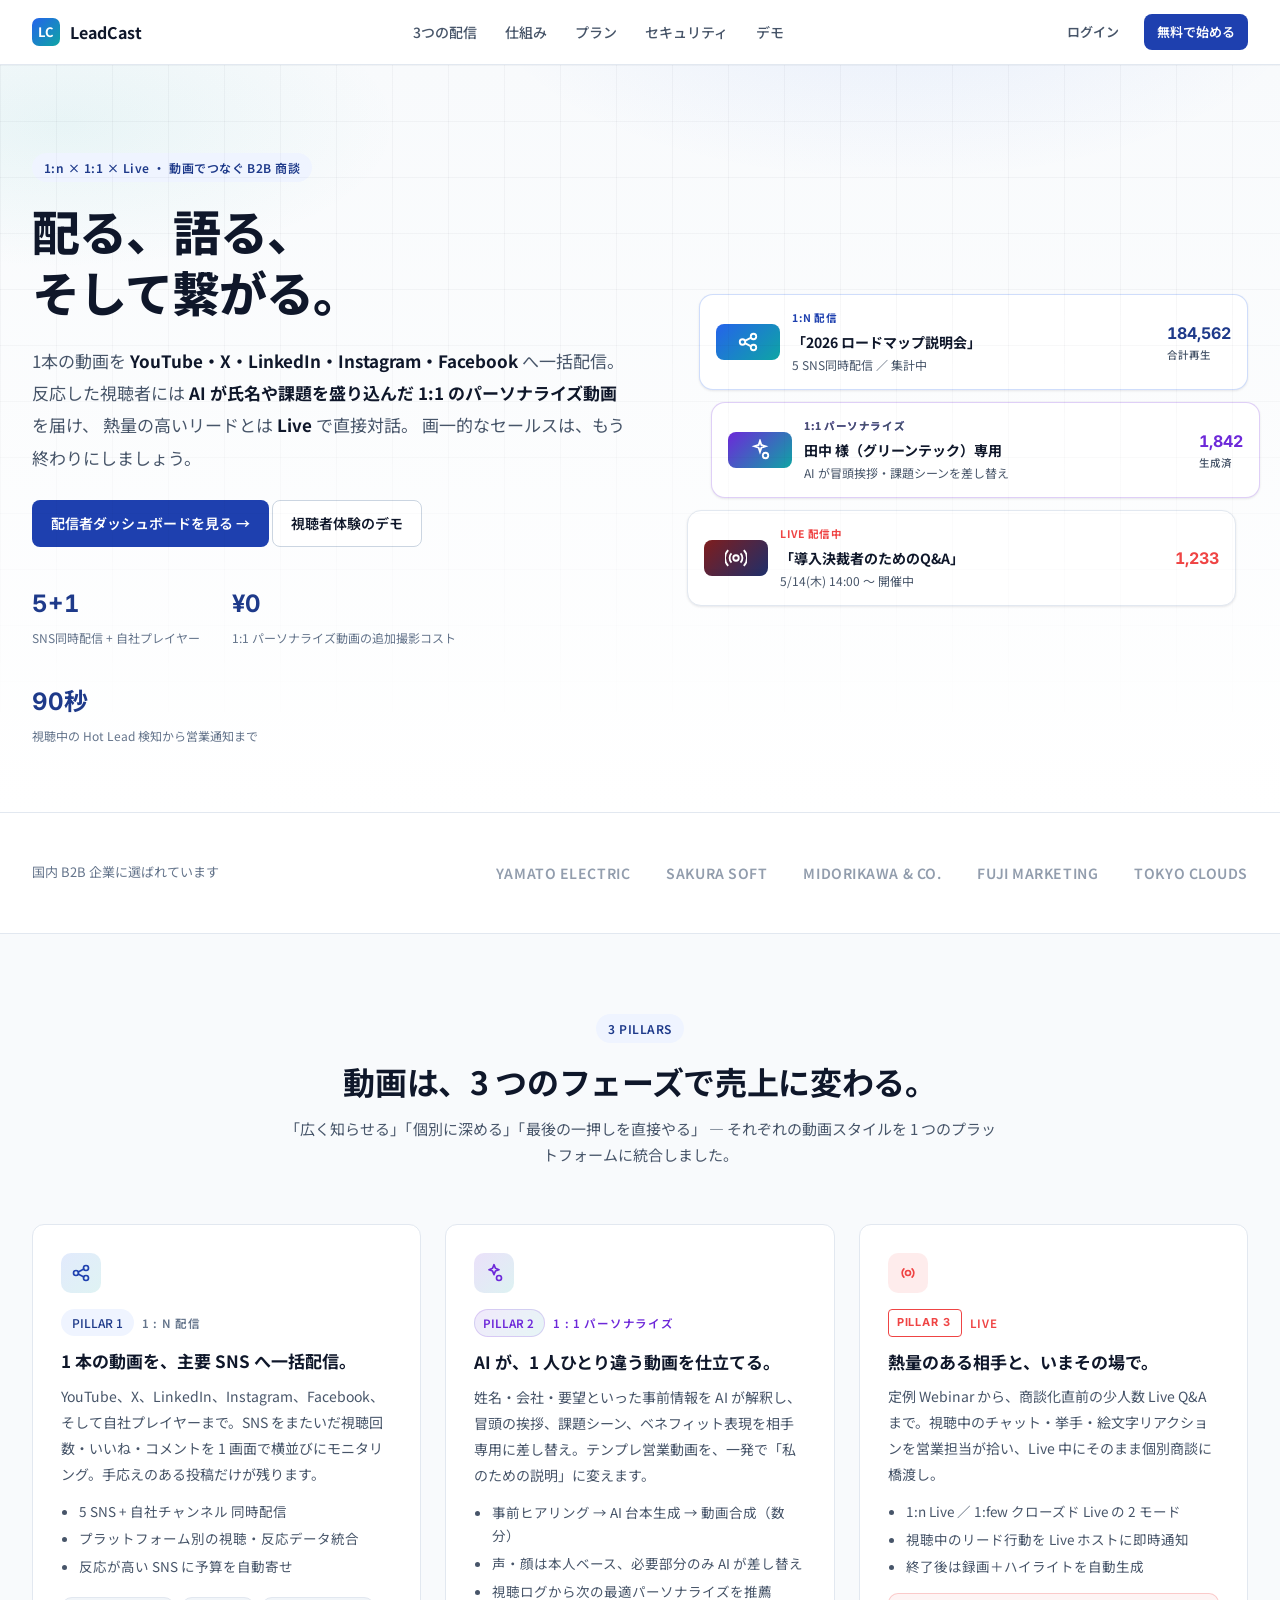
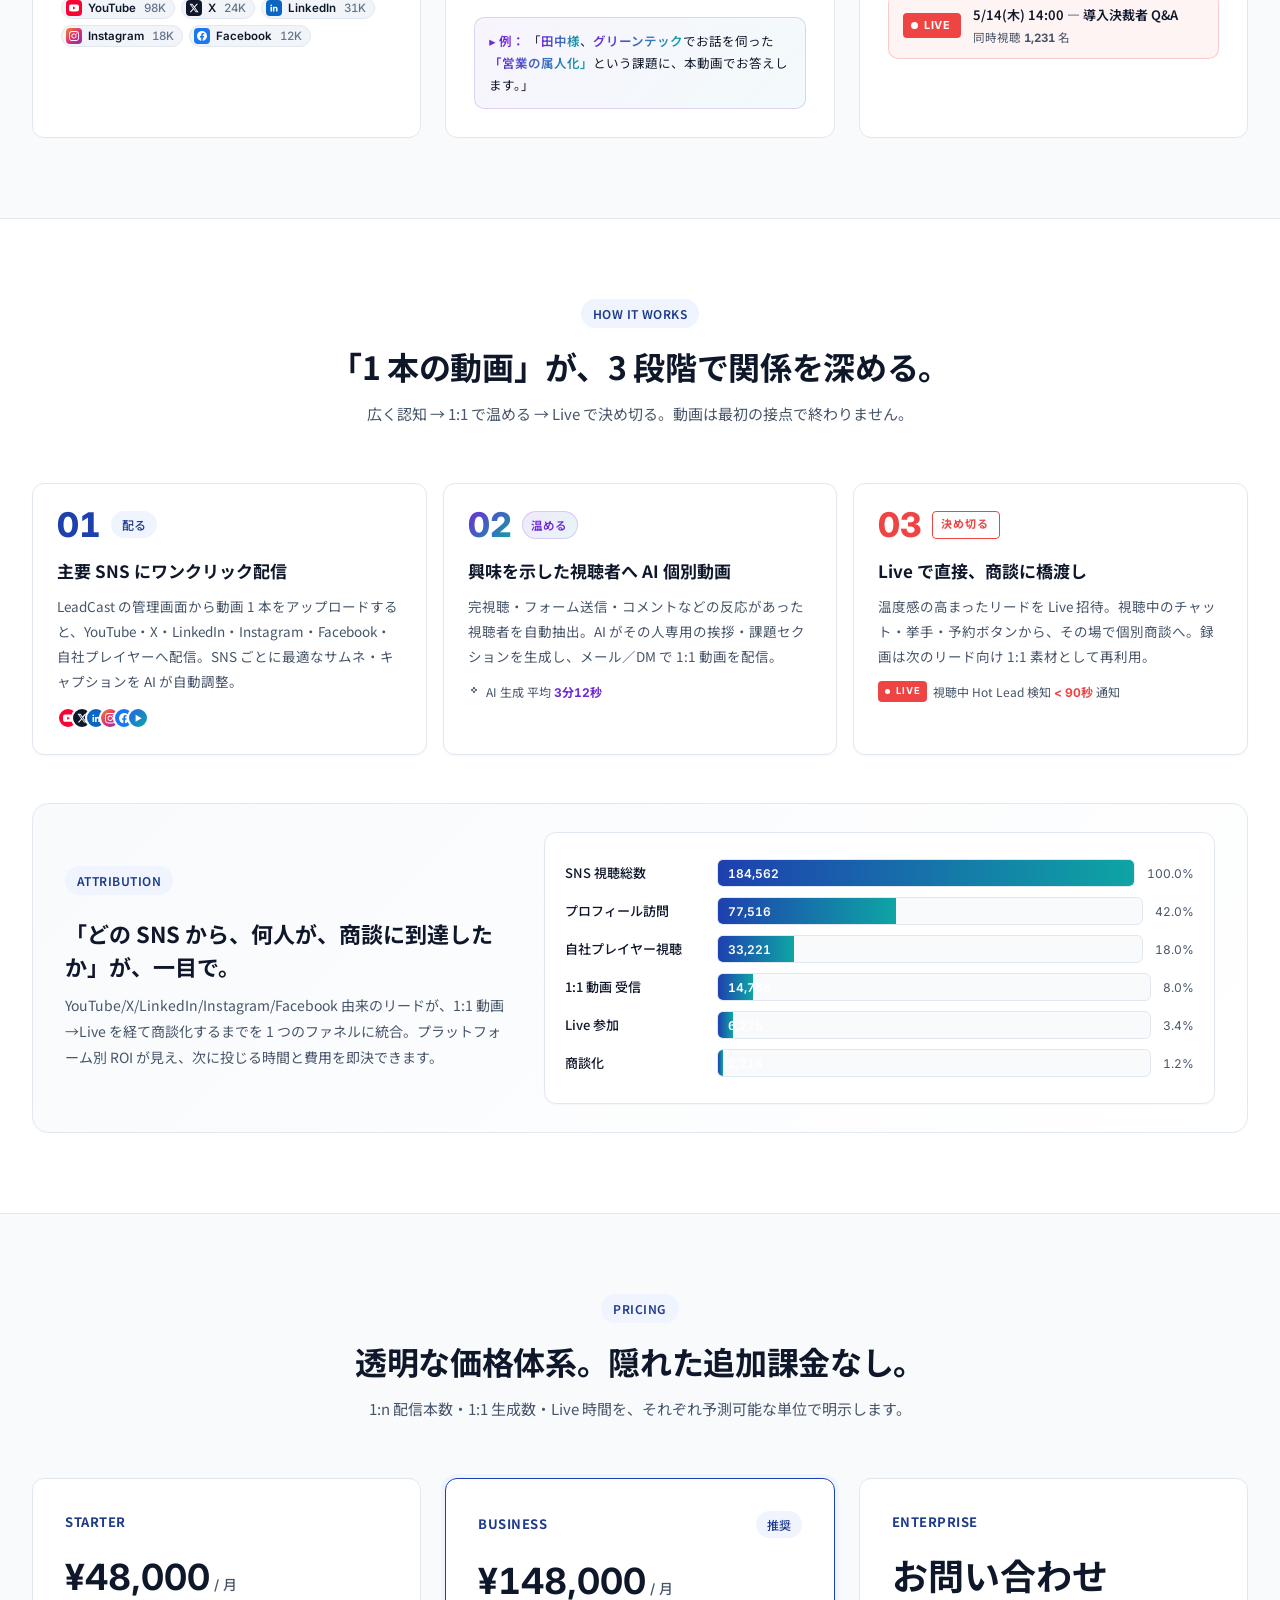
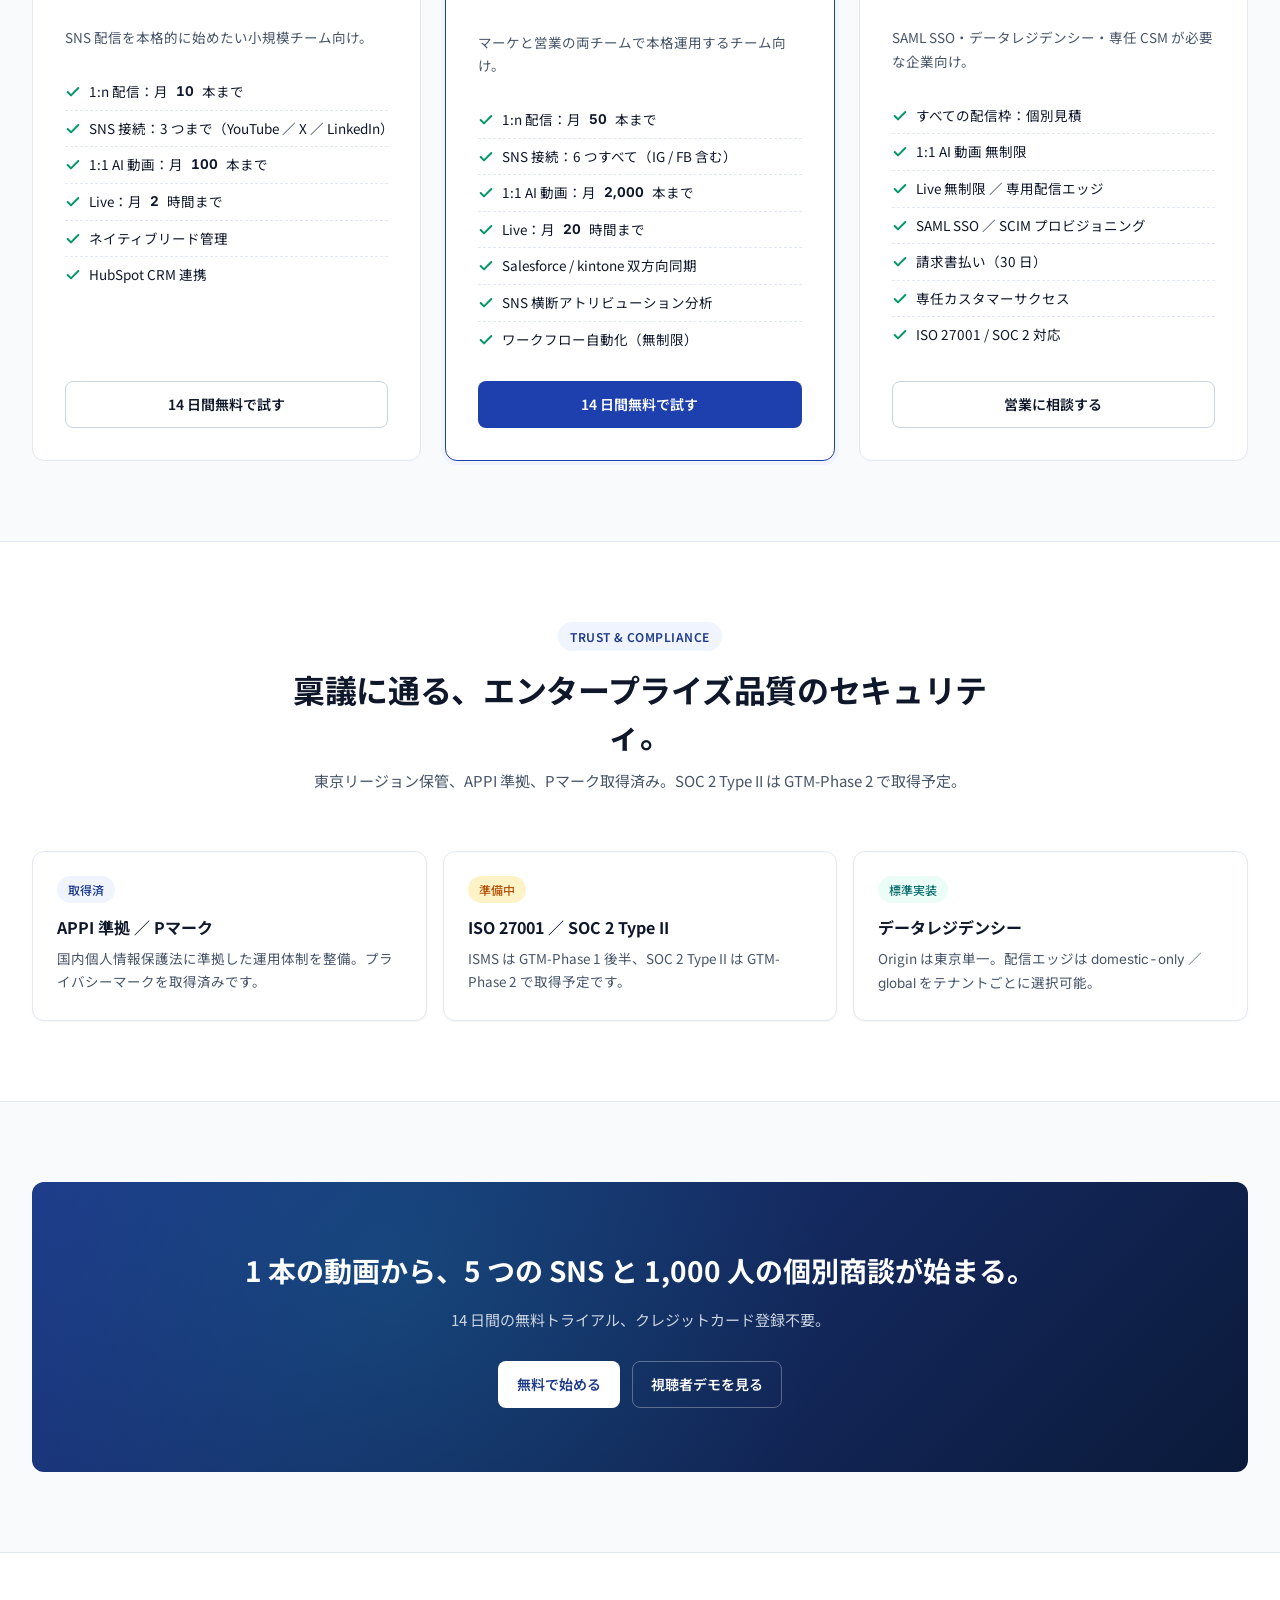
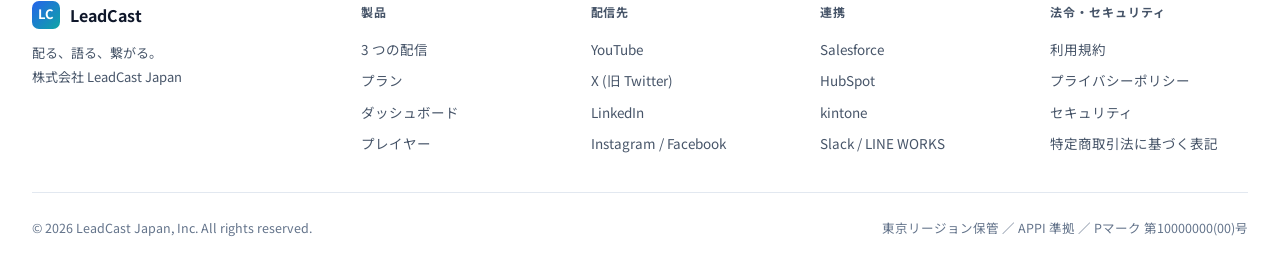
<file: site/index.html>
<!doctype html>
<html lang="ja">
<head>
  <meta charset="utf-8" />
  <meta name="viewport" content="width=device-width, initial-scale=1" />
  <title>LeadCast — 配る、語る、繋がる。動画でリードと商談を生むプラットフォーム</title>
  <meta name="description" content="LeadCast は、1動画を主要SNS（YouTube/X/LinkedIn/Instagram/Facebook）へ一括配信し、興味を持った視聴者へAIが個別最適化した1:1動画を届け、Liveで直接商談に繋がる動画配信プラットフォーム。日本市場 First。" />
  <link rel="preconnect" href="https://fonts.googleapis.com">
  <link rel="preconnect" href="https://fonts.gstatic.com" crossorigin>
  <link href="https://fonts.googleapis.com/css2?family=Inter:wght@400;500;600;700;800&family=Noto+Sans+JP:wght@400;500;600;700;800&family=DM+Serif+Display&display=swap" rel="stylesheet">
  <link rel="stylesheet" href="assets/tokens.css">
</head>
<body>

<header class="mkt-header">
  <div class="container inner">
    <a class="brand-row" href="index.html">
      <span class="brand-mark">LC</span>
      <span>LeadCast</span>
    </a>
    <nav class="mkt-nav" aria-label="メイン">
      <a href="#pillars">3つの配信</a>
      <a href="#flow">仕組み</a>
      <a href="#pricing">プラン</a>
      <a href="#security">セキュリティ</a>
      <a href="dashboard.html">デモ</a>
    </nav>
    <div style="display:flex; gap:12px; align-items:center;">
      <a class="btn btn-ghost btn-sm" href="dashboard.html">ログイン</a>
      <a class="btn btn-primary btn-sm" href="dashboard.html">無料で始める</a>
    </div>
  </div>
</header>

<!-- HERO -->
<section class="hero-2">
  <div class="container inner">
    <div>
      <span class="kicker">1:n × 1:1 × Live ・ 動画でつなぐ B2B 商談</span>
      <h1 style="font-size:48px; line-height:1.28; margin:18px 0 22px; letter-spacing:-.02em; font-weight:800;">
        配る、語る、<br><span class="accent">そして繋がる。</span>
      </h1>
      <p class="lede" style="font-size:17px; color:var(--color-text-muted); margin:0 0 26px; line-height:1.9;">
        1本の動画を <b style="color:var(--color-text);">YouTube・X・LinkedIn・Instagram・Facebook</b> へ一括配信。
        反応した視聴者には <b style="color:var(--color-text);">AI が氏名や課題を盛り込んだ 1:1 のパーソナライズ動画</b> を届け、
        熱量の高いリードとは <b style="color:var(--color-text);">Live</b> で直接対話。
        画一的なセールスは、もう終わりにしましょう。
      </p>
      <div class="actions">
        <a class="btn btn-primary" href="dashboard.html">配信者ダッシュボードを見る →</a>
        <a class="btn btn-outline" href="player.html">視聴者体験のデモ</a>
      </div>
      <div style="display:flex; gap:32px; margin-top:36px; flex-wrap:wrap;">
        <div>
          <b class="tabular" style="font-size:24px; color:var(--color-primary-800); display:block; font-weight:700;">5+1</b>
          <span class="soft" style="font-size:12px;">SNS同時配信 + 自社プレイヤー</span>
        </div>
        <div>
          <b class="tabular" style="font-size:24px; color:var(--color-primary-800); display:block; font-weight:700;">¥0</b>
          <span class="soft" style="font-size:12px;">1:1 パーソナライズ動画の追加撮影コスト</span>
        </div>
        <div>
          <b class="tabular" style="font-size:24px; color:var(--color-primary-800); display:block; font-weight:700;">90秒</b>
          <span class="soft" style="font-size:12px;">視聴中の Hot Lead 検知から営業通知まで</span>
        </div>
      </div>
    </div>

    <div class="pillars-mock" aria-hidden="true">
      <div class="pmock many">
        <div class="ic">
          <svg viewBox="0 0 24 24" fill="none" stroke="currentColor" stroke-width="2"><circle cx="6" cy="12" r="3"/><circle cx="18" cy="6" r="3"/><circle cx="18" cy="18" r="3"/><line x1="8.6" y1="10.7" x2="15.4" y2="7.3"/><line x1="8.6" y1="13.3" x2="15.4" y2="16.7"/></svg>
        </div>
        <div>
          <div class="tag" style="color:var(--color-primary-700);">1:n 配信</div>
          <div class="ttl">「2026 ロードマップ説明会」</div>
          <div class="sub">5 SNS同時配信 ／ 集計中</div>
        </div>
        <div class="right-num">184,562<small>合計再生</small></div>
      </div>

      <div class="pmock one">
        <div class="ic">
          <svg viewBox="0 0 24 24" fill="none" stroke="currentColor" stroke-width="2"><path d="M12 2l1.5 4.5L18 8l-4.5 1.5L12 14l-1.5-4.5L6 8l4.5-1.5z"/><circle cx="18" cy="18" r="3"/></svg>
        </div>
        <div>
          <div class="tag ai-text-grad">1:1 パーソナライズ</div>
          <div class="ttl">田中 様（グリーンテック）専用</div>
          <div class="sub">AI が冒頭挨拶・課題シーンを差し替え</div>
        </div>
        <div class="right-num" style="color:var(--ai-from);">1,842<small>生成済</small></div>
      </div>

      <div class="pmock live">
        <div class="ic">
          <svg viewBox="0 0 24 24" fill="none" stroke="currentColor" stroke-width="2"><circle cx="12" cy="12" r="3"/><path d="M16.95 7.05a7 7 0 010 9.9M7.05 7.05a7 7 0 000 9.9M20.49 3.51a12 12 0 010 16.98M3.51 3.51a12 12 0 000 16.98"/></svg>
        </div>
        <div>
          <div class="tag" style="color:var(--live-red);">LIVE 配信中</div>
          <div class="ttl">「導入決裁者のためのQ&A」</div>
          <div class="sub">5/14(木) 14:00 〜 開催中</div>
        </div>
        <div class="right-num" style="color:var(--live-red);" data-live-count="1284">1,284<small>視聴中</small></div>
      </div>
    </div>
  </div>
</section>

<!-- TRUST -->
<section class="trust">
  <div class="container row">
    <div class="label">国内 B2B 企業に選ばれています</div>
    <div class="logos" aria-hidden="true">
      <div>YAMATO ELECTRIC</div>
      <div>SAKURA SOFT</div>
      <div>MIDORIKAWA &amp; CO.</div>
      <div>FUJI MARKETING</div>
      <div>TOKYO CLOUDS</div>
    </div>
  </div>
</section>

<!-- 3 PILLARS -->
<section class="section" id="pillars">
  <div class="container">
    <div class="section-head">
      <span class="kicker">3 PILLARS</span>
      <h2>動画は、3 つのフェーズで売上に変わる。</h2>
      <p>「広く知らせる」「個別に深める」「最後の一押しを直接やる」 — それぞれの動画スタイルを 1 つのプラットフォームに統合しました。</p>
    </div>

    <div class="feature-grid">
      <article class="feature">
        <div class="icon" aria-hidden="true" style="background:linear-gradient(135deg,#2563EB22,#0EA5A422); color:var(--color-primary-700);">
          <svg width="20" height="20" viewBox="0 0 24 24" fill="none" stroke="currentColor" stroke-width="2" stroke-linecap="round" stroke-linejoin="round"><circle cx="6" cy="12" r="3"/><circle cx="18" cy="6" r="3"/><circle cx="18" cy="18" r="3"/><line x1="8.6" y1="10.7" x2="15.4" y2="7.3"/><line x1="8.6" y1="13.3" x2="15.4" y2="16.7"/></svg>
        </div>
        <div style="display:flex; align-items:center; gap:8px; margin-bottom:10px;">
          <span class="badge badge-primary">PILLAR 1</span>
          <span style="font-size:11.5px; color:var(--color-text-soft); font-weight:600; letter-spacing:.06em; text-transform:uppercase;">1 : n 配信</span>
        </div>
        <h3>1 本の動画を、主要 SNS へ一括配信。</h3>
        <p>YouTube、X、LinkedIn、Instagram、Facebook、そして自社プレイヤーまで。SNS をまたいだ視聴回数・いいね・コメントを 1 画面で横並びにモニタリング。手応えのある投稿だけが残ります。</p>
        <ul>
          <li>5 SNS + 自社チャンネル 同時配信</li>
          <li>プラットフォーム別の視聴・反応データ統合</li>
          <li>反応が高い SNS に予算を自動寄せ</li>
        </ul>
        <div class="dist-row" style="margin-top:14px;">
          <span class="ch-chip ch-youtube" data-channel="youtube"><span class="ch-ico"></span>YouTube <span class="ch-num">98K</span></span>
          <span class="ch-chip ch-x" data-channel="x"><span class="ch-ico"></span>X <span class="ch-num">24K</span></span>
          <span class="ch-chip ch-linkedin" data-channel="linkedin"><span class="ch-ico"></span>LinkedIn <span class="ch-num">31K</span></span>
          <span class="ch-chip ch-instagram" data-channel="instagram"><span class="ch-ico"></span>Instagram <span class="ch-num">18K</span></span>
          <span class="ch-chip ch-facebook" data-channel="facebook"><span class="ch-ico"></span>Facebook <span class="ch-num">12K</span></span>
        </div>
      </article>

      <article class="feature">
        <div class="icon" aria-hidden="true" style="background:linear-gradient(135deg,rgba(109,40,217,.14),rgba(14,165,164,.14)); color:var(--ai-from);">
          <svg width="20" height="20" viewBox="0 0 24 24" fill="none" stroke="currentColor" stroke-width="2" stroke-linecap="round" stroke-linejoin="round"><path d="M12 2l1.7 4.3L18 8l-4.3 1.7L12 14l-1.7-4.3L6 8l4.3-1.7z"/><circle cx="18" cy="18" r="3"/></svg>
        </div>
        <div style="display:flex; align-items:center; gap:8px; margin-bottom:10px;">
          <span class="ai-badge">PILLAR 2</span>
          <span style="font-size:11.5px; color:var(--ai-from); font-weight:600; letter-spacing:.06em; text-transform:uppercase;">1 : 1 パーソナライズ</span>
        </div>
        <h3>AI が、1 人ひとり違う動画を仕立てる。</h3>
        <p>姓名・会社・要望といった事前情報を AI が解釈し、冒頭の挨拶、課題シーン、ベネフィット表現を相手専用に差し替え。テンプレ営業動画を、一発で「私のための説明」に変えます。</p>
        <ul>
          <li>事前ヒアリング → AI 台本生成 → 動画合成（数分）</li>
          <li>声・顔は本人ベース、必要部分のみ AI が差し替え</li>
          <li>視聴ログから次の最適パーソナライズを推薦</li>
        </ul>
        <div style="margin-top:14px; padding:12px 14px; background:linear-gradient(135deg,rgba(109,40,217,.05),rgba(14,165,164,.05)); border-radius:10px; font-size:12.5px; line-height:1.75; border:1px solid rgba(109,40,217,.18);">
          <span style="color:var(--ai-from); font-weight:600;">▸ 例：</span> 「<em class="ai-text-grad" style="font-style:normal; font-weight:600;">田中様</em>、<em class="ai-text-grad" style="font-style:normal; font-weight:600;">グリーンテック</em>でお話を伺った<em class="ai-text-grad" style="font-style:normal; font-weight:600;">「営業の属人化」</em>という課題に、本動画でお答えします。」
        </div>
      </article>

      <article class="feature">
        <div class="icon" aria-hidden="true" style="background:rgba(239,68,68,.10); color:var(--live-red);">
          <svg width="20" height="20" viewBox="0 0 24 24" fill="none" stroke="currentColor" stroke-width="2" stroke-linecap="round" stroke-linejoin="round"><circle cx="12" cy="12" r="3"/><path d="M16.95 7.05a7 7 0 010 9.9M7.05 7.05a7 7 0 000 9.9"/></svg>
        </div>
        <div style="display:flex; align-items:center; gap:8px; margin-bottom:10px;">
          <span class="live-pill outline">PILLAR 3</span>
          <span style="font-size:11.5px; color:var(--live-red); font-weight:600; letter-spacing:.06em; text-transform:uppercase;">Live</span>
        </div>
        <h3>熱量のある相手と、いまその場で。</h3>
        <p>定例 Webinar から、商談化直前の少人数 Live Q&A まで。視聴中のチャット・挙手・絵文字リアクションを営業担当が拾い、Live 中にそのまま個別商談に橋渡し。</p>
        <ul>
          <li>1:n Live ／ 1:few クローズド Live の 2 モード</li>
          <li>視聴中のリード行動を Live ホストに即時通知</li>
          <li>終了後は録画＋ハイライトを自動生成</li>
        </ul>
        <div style="margin-top:14px; padding:10px 14px; background:rgba(239,68,68,.06); border-radius:10px; display:flex; align-items:center; gap:12px; border:1px solid rgba(239,68,68,.24);">
          <span class="live-pill"><span class="live-dot"></span>LIVE</span>
          <div style="flex:1;">
            <div style="font-weight:600; font-size:13px;">5/14(木) 14:00 — 導入決裁者 Q&A</div>
            <div style="font-size:11.5px; color:var(--color-text-muted);">同時視聴 <b class="tabular" data-live-count="1284">1,284</b> 名</div>
          </div>
        </div>
      </article>
    </div>
  </div>
</section>

<!-- FLOW -->
<section class="section" id="flow" style="background:var(--color-surface); border-top:1px solid var(--color-border); border-bottom:1px solid var(--color-border);">
  <div class="container">
    <div class="section-head">
      <span class="kicker">HOW IT WORKS</span>
      <h2>「1 本の動画」が、3 段階で関係を深める。</h2>
      <p>広く認知 → 1:1 で温める → Live で決め切る。動画は最初の接点で終わりません。</p>
    </div>

    <div class="grid-3" style="position:relative;">
      <article class="card card-pad" style="position:relative;">
        <div style="display:flex; align-items:center; gap:10px; margin-bottom:14px;">
          <span class="tabular" style="font-size:34px; font-weight:800; color:var(--color-primary-700); line-height:1;">01</span>
          <span class="badge badge-primary">配る</span>
        </div>
        <h3 style="font-size:17px; margin:0 0 8px;">主要 SNS にワンクリック配信</h3>
        <p class="muted" style="font-size:13.5px; line-height:1.85; margin:0 0 12px;">LeadCast の管理画面から動画 1 本をアップロードすると、YouTube・X・LinkedIn・Instagram・Facebook・自社プレイヤーへ配信。SNS ごとに最適なサムネ・キャプションを AI が自動調整。</p>
        <div class="ch-stack">
          <span class="ch-dot youtube" data-channel="youtube"></span>
          <span class="ch-dot x" data-channel="x"></span>
          <span class="ch-dot linkedin" data-channel="linkedin"></span>
          <span class="ch-dot instagram" data-channel="instagram"></span>
          <span class="ch-dot facebook" data-channel="facebook"></span>
          <span class="ch-dot leadcast" data-channel="leadcast"></span>
        </div>
      </article>

      <article class="card card-pad" style="position:relative;">
        <div style="display:flex; align-items:center; gap:10px; margin-bottom:14px;">
          <span class="tabular" style="font-size:34px; font-weight:800; background:linear-gradient(135deg,var(--ai-from),var(--ai-to)); -webkit-background-clip:text; background-clip:text; color:transparent; line-height:1;">02</span>
          <span class="ai-badge">温める</span>
        </div>
        <h3 style="font-size:17px; margin:0 0 8px;">興味を示した視聴者へ AI 個別動画</h3>
        <p class="muted" style="font-size:13.5px; line-height:1.85; margin:0 0 12px;">完視聴・フォーム送信・コメントなどの反応があった視聴者を自動抽出。AI がその人専用の挨拶・課題セクションを生成し、メール／DM で 1:1 動画を配信。</p>
        <div style="display:flex; gap:6px; align-items:center; font-size:12px; color:var(--color-text-muted);">
          <svg width="12" height="12" viewBox="0 0 24 24" fill="none" stroke="currentColor" stroke-width="2"><path d="M12 2l1.7 4.3L18 8l-4.3 1.7L12 14l-1.7-4.3L6 8l4.3-1.7z"/></svg>
          <span>AI 生成 平均 <b class="tabular" style="color:var(--ai-from);">3分12秒</b></span>
        </div>
      </article>

      <article class="card card-pad" style="position:relative;">
        <div style="display:flex; align-items:center; gap:10px; margin-bottom:14px;">
          <span class="tabular" style="font-size:34px; font-weight:800; color:var(--live-red); line-height:1;">03</span>
          <span class="live-pill outline">決め切る</span>
        </div>
        <h3 style="font-size:17px; margin:0 0 8px;">Live で直接、商談に橋渡し</h3>
        <p class="muted" style="font-size:13.5px; line-height:1.85; margin:0 0 12px;">温度感の高まったリードを Live 招待。視聴中のチャット・挙手・予約ボタンから、その場で個別商談へ。録画は次のリード向け 1:1 素材として再利用。</p>
        <div style="display:flex; gap:6px; align-items:center; font-size:12px; color:var(--color-text-muted);">
          <span class="live-pill" style="font-size:9.5px; padding:2px 7px;"><span class="live-dot" style="width:5px; height:5px;"></span>LIVE</span>
          <span>視聴中 Hot Lead 検知 <b class="tabular" style="color:var(--live-red);">&lt; 90秒</b> 通知</span>
        </div>
      </article>
    </div>

    <div style="margin-top:48px; padding:28px 32px; background:linear-gradient(135deg, var(--color-bg) 0%, #fff 100%); border:1px solid var(--color-border); border-radius:16px; display:grid; grid-template-columns:1fr 1.5fr; gap:32px; align-items:center;">
      <div>
        <span class="kicker" style="margin-bottom:14px;">ATTRIBUTION</span>
        <h3 style="font-size:22px; margin:8px 0 10px; font-weight:700; line-height:1.5;">「どの SNS から、何人が、商談に到達したか」が、一目で。</h3>
        <p class="muted" style="font-size:14px; line-height:1.85; margin:0;">YouTube/X/LinkedIn/Instagram/Facebook 由来のリードが、1:1 動画→Live を経て商談化するまでを 1 つのファネルに統合。プラットフォーム別 ROI が見え、次に投じる時間と費用を即決できます。</p>
      </div>
      <div class="card" style="padding:18px 20px;">
        <div class="funnel">
          <div class="funnel-row"><span class="lab">SNS 視聴総数</span><div class="bar"><span style="width:100%;"><i>184,562</i></span></div><span class="pct">100.0%</span></div>
          <div class="funnel-row"><span class="lab">プロフィール訪問</span><div class="bar"><span style="width:42%;"><i>77,516</i></span></div><span class="pct">42.0%</span></div>
          <div class="funnel-row"><span class="lab">自社プレイヤー視聴</span><div class="bar"><span style="width:18%;"><i>33,221</i></span></div><span class="pct">18.0%</span></div>
          <div class="funnel-row"><span class="lab">1:1 動画 受信</span><div class="bar"><span style="width:8%;"><i>14,765</i></span></div><span class="pct">8.0%</span></div>
          <div class="funnel-row"><span class="lab">Live 参加</span><div class="bar"><span style="width:3.4%;"><i>6,275</i></span></div><span class="pct">3.4%</span></div>
          <div class="funnel-row"><span class="lab">商談化</span><div class="bar"><span style="width:1.2%;"><i>2,214</i></span></div><span class="pct">1.2%</span></div>
        </div>
      </div>
    </div>
  </div>
</section>

<!-- PRICING -->
<section class="section" id="pricing">
  <div class="container">
    <div class="section-head">
      <span class="kicker">PRICING</span>
      <h2>透明な価格体系。隠れた追加課金なし。</h2>
      <p>1:n 配信本数・1:1 生成数・Live 時間を、それぞれ予測可能な単位で明示します。</p>
    </div>

    <div class="pricing">
      <article class="plan">
        <span class="plan-name">Starter</span>
        <div class="plan-price">¥48,000<small> / 月</small></div>
        <p class="plan-desc">SNS 配信を本格的に始めたい小規模チーム向け。</p>
        <ul>
          <li>1:n 配信：月 <b class="tabular">10</b> 本まで</li>
          <li>SNS 接続：3 つまで（YouTube ／ X ／ LinkedIn）</li>
          <li>1:1 AI 動画：月 <b class="tabular">100</b> 本まで</li>
          <li>Live：月 <b class="tabular">2</b> 時間まで</li>
          <li>ネイティブリード管理</li>
          <li>HubSpot CRM 連携</li>
        </ul>
        <a class="btn btn-outline" href="dashboard.html">14 日間無料で試す</a>
      </article>

      <article class="plan featured">
        <div style="display:flex; justify-content:space-between; align-items:center;">
          <span class="plan-name">Business</span>
          <span class="badge badge-primary">推奨</span>
        </div>
        <div class="plan-price">¥148,000<small> / 月</small></div>
        <p class="plan-desc">マーケと営業の両チームで本格運用するチーム向け。</p>
        <ul>
          <li>1:n 配信：月 <b class="tabular">50</b> 本まで</li>
          <li>SNS 接続：6 つすべて（IG / FB 含む）</li>
          <li>1:1 AI 動画：月 <b class="tabular">2,000</b> 本まで</li>
          <li>Live：月 <b class="tabular">20</b> 時間まで</li>
          <li>Salesforce / kintone 双方向同期</li>
          <li>SNS 横断アトリビューション分析</li>
          <li>ワークフロー自動化（無制限）</li>
        </ul>
        <a class="btn btn-primary" href="dashboard.html">14 日間無料で試す</a>
      </article>

      <article class="plan">
        <span class="plan-name">Enterprise</span>
        <div class="plan-price">お問い合わせ</div>
        <p class="plan-desc">SAML SSO・データレジデンシー・専任 CSM が必要な企業向け。</p>
        <ul>
          <li>すべての配信枠：個別見積</li>
          <li>1:1 AI 動画 無制限</li>
          <li>Live 無制限 ／ 専用配信エッジ</li>
          <li>SAML SSO ／ SCIM プロビジョニング</li>
          <li>請求書払い（30 日）</li>
          <li>専任カスタマーサクセス</li>
          <li>ISO 27001 / SOC 2 対応</li>
        </ul>
        <a class="btn btn-outline" href="#">営業に相談する</a>
      </article>
    </div>
  </div>
</section>

<!-- SECURITY -->
<section class="section" id="security" style="background:var(--color-surface); border-top:1px solid var(--color-border); border-bottom:1px solid var(--color-border);">
  <div class="container">
    <div class="section-head">
      <span class="kicker">TRUST &amp; COMPLIANCE</span>
      <h2>稟議に通る、エンタープライズ品質のセキュリティ。</h2>
      <p>東京リージョン保管、APPI 準拠、Pマーク取得済み。SOC 2 Type II は GTM-Phase 2 で取得予定。</p>
    </div>

    <div class="grid-3">
      <div class="card card-pad">
        <span class="badge badge-primary">取得済</span>
        <h3 style="font-size:16px; margin:10px 0 6px;">APPI 準拠 ／ Pマーク</h3>
        <p class="muted" style="font-size:13.5px; margin:0;">国内個人情報保護法に準拠した運用体制を整備。プライバシーマークを取得済みです。</p>
      </div>
      <div class="card card-pad">
        <span class="badge badge-warning">準備中</span>
        <h3 style="font-size:16px; margin:10px 0 6px;">ISO 27001 ／ SOC 2 Type II</h3>
        <p class="muted" style="font-size:13.5px; margin:0;">ISMS は GTM-Phase 1 後半、SOC 2 Type II は GTM-Phase 2 で取得予定です。</p>
      </div>
      <div class="card card-pad">
        <span class="badge badge-accent">標準実装</span>
        <h3 style="font-size:16px; margin:10px 0 6px;">データレジデンシー</h3>
        <p class="muted" style="font-size:13.5px; margin:0;">Origin は東京単一。配信エッジは <span class="tabular">domestic-only</span> ／ <span class="tabular">global</span> をテナントごとに選択可能。</p>
      </div>
    </div>
  </div>
</section>

<!-- CTA -->
<section class="section">
  <div class="container">
    <div class="cta-band">
      <h2>1 本の動画から、5 つの SNS と 1,000 人の個別商談が始まる。</h2>
      <p>14 日間の無料トライアル、クレジットカード登録不要。</p>
      <div class="actions">
        <a class="btn btn-primary" href="dashboard.html">無料で始める</a>
        <a class="btn btn-outline" href="player.html">視聴者デモを見る</a>
      </div>
    </div>
  </div>
</section>

<!-- FOOTER -->
<footer class="site-footer">
  <div class="container">
    <div class="grid">
      <div>
        <div class="brand-row" style="margin-bottom:12px;">
          <span class="brand-mark">LC</span>
          <span>LeadCast</span>
        </div>
        <p class="muted" style="font-size:13px; margin:0; line-height:1.85;">配る、語る、繋がる。<br>株式会社 LeadCast Japan</p>
      </div>
      <div>
        <h4>製品</h4>
        <ul>
          <li><a href="#pillars">3 つの配信</a></li>
          <li><a href="#pricing">プラン</a></li>
          <li><a href="dashboard.html">ダッシュボード</a></li>
          <li><a href="player.html">プレイヤー</a></li>
        </ul>
      </div>
      <div>
        <h4>配信先</h4>
        <ul>
          <li><a href="#">YouTube</a></li>
          <li><a href="#">X (旧 Twitter)</a></li>
          <li><a href="#">LinkedIn</a></li>
          <li><a href="#">Instagram / Facebook</a></li>
        </ul>
      </div>
      <div>
        <h4>連携</h4>
        <ul>
          <li><a href="#">Salesforce</a></li>
          <li><a href="#">HubSpot</a></li>
          <li><a href="#">kintone</a></li>
          <li><a href="#">Slack / LINE WORKS</a></li>
        </ul>
      </div>
      <div>
        <h4>法令・セキュリティ</h4>
        <ul>
          <li><a href="#">利用規約</a></li>
          <li><a href="#">プライバシーポリシー</a></li>
          <li><a href="#security">セキュリティ</a></li>
          <li><a href="#">特定商取引法に基づく表記</a></li>
        </ul>
      </div>
    </div>
    <div class="legal">
      <span>© <span data-year></span> LeadCast Japan, Inc. All rights reserved.</span>
      <span>東京リージョン保管 ／ APPI 準拠 ／ Pマーク 第10000000(00)号</span>
    </div>
  </div>
</footer>

<script src="assets/app.js"></script>
</body>
</html>
</file>
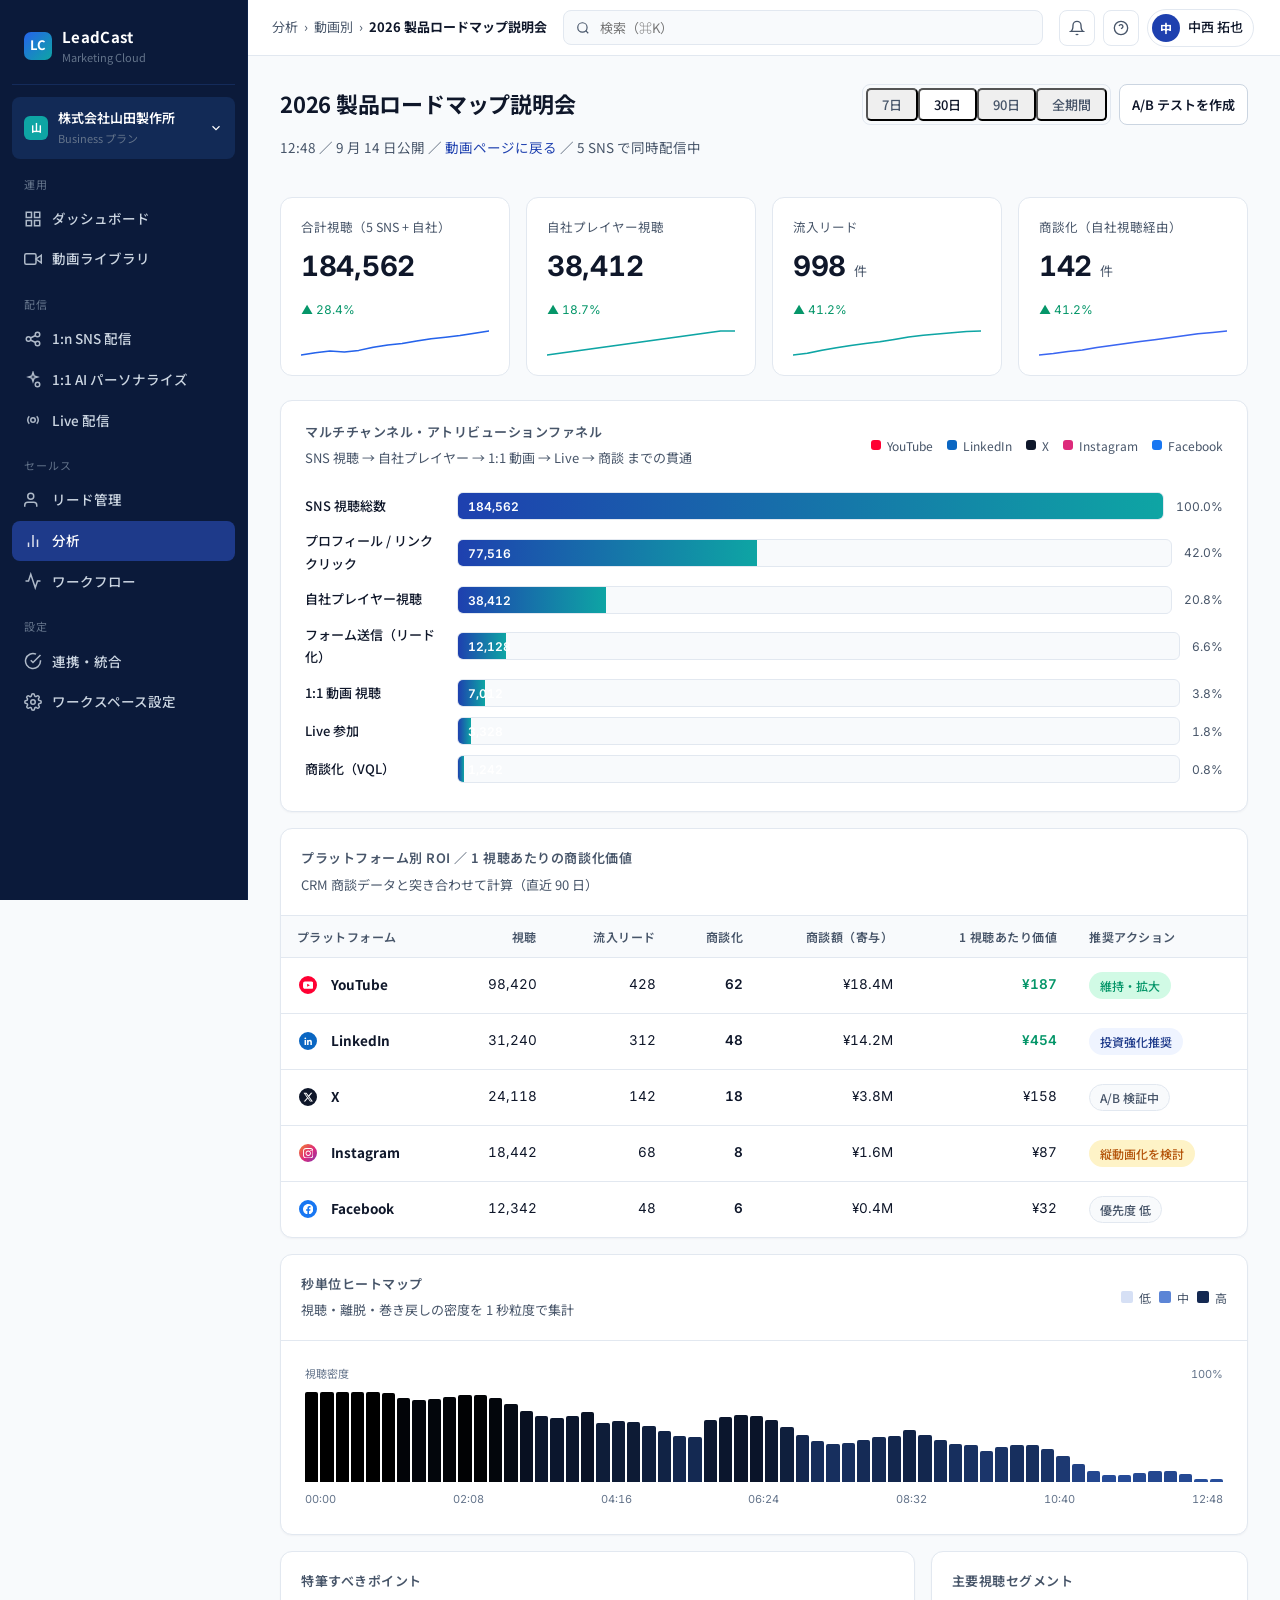
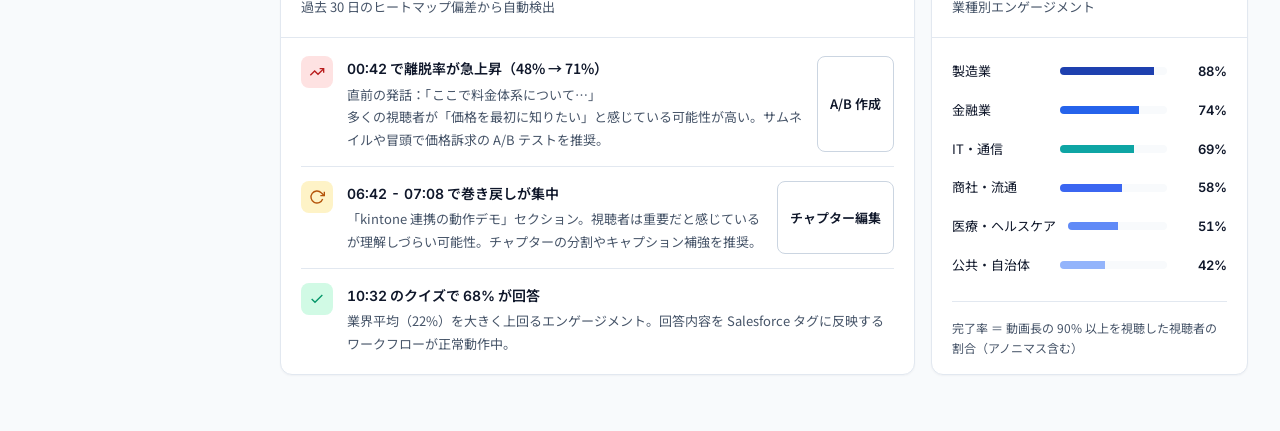
<file: site/analytics.html>
<!doctype html>
<html lang="ja">
<head>
  <meta charset="utf-8" />
  <meta name="viewport" content="width=device-width, initial-scale=1" />
  <title>動画分析 ｜ LeadCast</title>
  <link rel="preconnect" href="https://fonts.googleapis.com">
  <link rel="preconnect" href="https://fonts.gstatic.com" crossorigin>
  <link href="https://fonts.googleapis.com/css2?family=Inter:wght@400;500;600;700;800&family=Noto+Sans+JP:wght@400;500;600;700;800&display=swap" rel="stylesheet">
  <link rel="stylesheet" href="assets/tokens.css">
</head>
<body>

<div class="app">
  <aside class="sidebar">
    <a class="brand" href="index.html">
      <span class="brand-mark">LC</span>
      <div>
        <div class="brand-name">LeadCast</div>
        <div class="brand-sub">Marketing Cloud</div>
      </div>
    </a>
    <div class="ws-switch">
      <span class="avatar">山</span>
      <div style="flex:1; min-width:0;">
        <div style="font-weight:600;">株式会社山田製作所</div>
        <div style="color:#64748B; font-size:11px;">Business プラン</div>
      </div>
      <svg width="14" height="14" viewBox="0 0 24 24" fill="none" stroke="currentColor" stroke-width="2"><polyline points="6 9 12 15 18 9"></polyline></svg>
    </div>

    <div class="nav-section">運用</div>
    <a class="nav-item" data-nav="dashboard.html" href="dashboard.html"><svg class="ico" viewBox="0 0 24 24" fill="none" stroke="currentColor" stroke-width="2"><rect x="3" y="3" width="7" height="7"></rect><rect x="14" y="3" width="7" height="7"></rect><rect x="14" y="14" width="7" height="7"></rect><rect x="3" y="14" width="7" height="7"></rect></svg>ダッシュボード</a>
    <a class="nav-item" data-nav="videos.html" href="videos.html"><svg class="ico" viewBox="0 0 24 24" fill="none" stroke="currentColor" stroke-width="2"><polygon points="23 7 16 12 23 17 23 7"></polygon><rect x="1" y="5" width="15" height="14" rx="2"></rect></svg>動画ライブラリ</a>

    <div class="nav-section">配信</div>
    <a class="nav-item" data-nav="distribution.html" href="distribution.html"><svg class="ico" viewBox="0 0 24 24" fill="none" stroke="currentColor" stroke-width="2"><circle cx="6" cy="12" r="3"/><circle cx="18" cy="6" r="3"/><circle cx="18" cy="18" r="3"/><line x1="8.6" y1="10.7" x2="15.4" y2="7.3"/><line x1="8.6" y1="13.3" x2="15.4" y2="16.7"/></svg>1:n SNS 配信</a>
    <a class="nav-item" data-nav="personalize.html" href="personalize.html"><svg class="ico" viewBox="0 0 24 24" fill="none" stroke="currentColor" stroke-width="2"><path d="M12 2l1.5 4.5L18 8l-4.5 1.5L12 14l-1.5-4.5L6 8l4.5-1.5z"/><circle cx="18" cy="18" r="3"/></svg>1:1 AI パーソナライズ</a>
    <a class="nav-item" data-nav="live.html" href="live.html"><svg class="ico" viewBox="0 0 24 24" fill="none" stroke="currentColor" stroke-width="2"><circle cx="12" cy="12" r="3"/><path d="M16.95 7.05a7 7 0 010 9.9M7.05 7.05a7 7 0 000 9.9"/></svg>Live 配信</a>

    <div class="nav-section">セールス</div>
    <a class="nav-item" data-nav="leads.html" href="leads.html"><svg class="ico" viewBox="0 0 24 24" fill="none" stroke="currentColor" stroke-width="2"><path d="M17 21v-2a4 4 0 0 0-4-4H5a4 4 0 0 0-4 4v2"></path><circle cx="9" cy="7" r="4"></circle></svg>リード管理</a>
    <a class="nav-item" data-nav="analytics.html" href="analytics.html"><svg class="ico" viewBox="0 0 24 24" fill="none" stroke="currentColor" stroke-width="2"><line x1="18" y1="20" x2="18" y2="10"></line><line x1="12" y1="20" x2="12" y2="4"></line><line x1="6" y1="20" x2="6" y2="14"></line></svg>分析</a>
    <a class="nav-item" href="#"><svg class="ico" viewBox="0 0 24 24" fill="none" stroke="currentColor" stroke-width="2"><polyline points="22 12 18 12 15 21 9 3 6 12 2 12"></polyline></svg>ワークフロー</a>

    <div class="nav-section">設定</div>
    <a class="nav-item" href="#"><svg class="ico" viewBox="0 0 24 24" fill="none" stroke="currentColor" stroke-width="2"><path d="M22 11.08V12a10 10 0 1 1-5.93-9.14"></path><polyline points="22 4 12 14.01 9 11.01"></polyline></svg>連携・統合</a>
    <a class="nav-item" href="#"><svg class="ico" viewBox="0 0 24 24" fill="none" stroke="currentColor" stroke-width="2"><circle cx="12" cy="12" r="3"></circle><path d="M19.4 15a1.65 1.65 0 0 0 .33 1.82l.06.06a2 2 0 0 1 0 2.83 2 2 0 0 1-2.83 0l-.06-.06a1.65 1.65 0 0 0-1.82-.33 1.65 1.65 0 0 0-1 1.51V21a2 2 0 0 1-4 0v-.09A1.65 1.65 0 0 0 9 19.4a1.65 1.65 0 0 0-1.82.33l-.06.06a2 2 0 0 1-2.83 0 2 2 0 0 1 0-2.83l.06-.06a1.65 1.65 0 0 0 .33-1.82 1.65 1.65 0 0 0-1.51-1H3a2 2 0 0 1 0-4h.09A1.65 1.65 0 0 0 4.6 9a1.65 1.65 0 0 0-.33-1.82l-.06-.06a2 2 0 1 1 2.83-2.83l.06.06a1.65 1.65 0 0 0 1.82.33H9a1.65 1.65 0 0 0 1-1.51V3a2 2 0 0 1 4 0v.09a1.65 1.65 0 0 0 1 1.51 1.65 1.65 0 0 0 1.82-.33l.06-.06a2 2 0 1 1 2.83 2.83l-.06.06a1.65 1.65 0 0 0-.33 1.82V9a1.65 1.65 0 0 0 1.51 1H21a2 2 0 0 1 0 4h-.09a1.65 1.65 0 0 0-1.51 1z"></path></svg>ワークスペース設定</a>
  </aside>

  <div>
    <header class="app-header">
      <div class="breadcrumb">
        <span>分析</span><span>›</span><span>動画別</span><span>›</span><strong style="color:var(--color-text);">2026 製品ロードマップ説明会</strong>
      </div>
      <div class="search">
        <svg width="14" height="14" viewBox="0 0 24 24" fill="none" stroke="currentColor" stroke-width="2"><circle cx="11" cy="11" r="8"></circle><line x1="21" y1="21" x2="16.65" y2="16.65"></line></svg>
        <input type="text" placeholder="検索（⌘K）" />
      </div>
      <div class="header-actions">
        <button class="icon-btn"><svg width="16" height="16" viewBox="0 0 24 24" fill="none" stroke="currentColor" stroke-width="2"><path d="M18 8A6 6 0 0 0 6 8c0 7-3 9-3 9h18s-3-2-3-9"></path><path d="M13.73 21a2 2 0 0 1-3.46 0"></path></svg></button>
        <button class="icon-btn"><svg width="16" height="16" viewBox="0 0 24 24" fill="none" stroke="currentColor" stroke-width="2"><circle cx="12" cy="12" r="10"></circle><path d="M9.09 9a3 3 0 0 1 5.83 1c0 2-3 3-3 3"></path><line x1="12" y1="17" x2="12.01" y2="17"></line></svg></button>
        <div class="user-chip"><span class="avatar">中</span><span class="name">中西 拓也</span></div>
      </div>
    </header>

    <main class="workarea">
      <div class="page-head">
        <div>
          <h1>2026 製品ロードマップ説明会</h1>
          <p class="desc">12:48 ／ 9 月 14 日公開 ／ <a href="videos.html" style="color:var(--color-primary-700);">動画ページに戻る</a> ／ 5 SNS で同時配信中</p>
        </div>
        <div style="display:flex; gap:8px;">
          <div class="tabs">
            <button class="tab">7日</button>
            <button class="tab active">30日</button>
            <button class="tab">90日</button>
            <button class="tab">全期間</button>
          </div>
          <button class="btn btn-outline btn-sm">A/B テストを作成</button>
        </div>
      </div>

      <div class="kpi-grid">
        <div class="kpi"><div class="label">合計視聴（5 SNS + 自社）</div><div class="value"><b class="tabular">184,562</b></div><div class="delta up">▲ 28.4%</div><div class="spark" data-spark="22,28,32,30,34,42,48,52,58,64,68,72,78,84"></div></div>
        <div class="kpi"><div class="label">自社プレイヤー視聴</div><div class="value"><b class="tabular">38,412</b></div><div class="delta up">▲ 18.7%</div><div class="spark" data-spark="14,16,18,20,22,24,26,28,30,32,34,36,38,38" data-spark-color="#0EA5A4"></div></div>
        <div class="kpi"><div class="label">流入リード</div><div class="value"><b class="tabular">998</b><span class="unit">件</span></div><div class="delta up">▲ 41.2%</div><div class="spark" data-spark="200,260,360,440,520,580,640,720,800,860,900,940,980,998" data-spark-color="#0EA5A4"></div></div>
        <div class="kpi"><div class="label">商談化（自社視聴経由）</div><div class="value"><b class="tabular">142</b><span class="unit">件</span></div><div class="delta up">▲ 41.2%</div><div class="spark" data-spark="20,28,38,46,58,68,78,88,98,108,118,128,135,142" data-spark-color="#3B66F1"></div></div>
      </div>

      <!-- Multi-channel attribution funnel -->
      <section class="card" style="padding:20px 24px; margin-bottom:16px;">
        <div style="display:flex; align-items:center; justify-content:space-between; margin-bottom:14px;">
          <div>
            <p class="section-title">マルチチャンネル・アトリビューションファネル</p>
            <p class="muted" style="font-size:13px; margin:4px 0 0;">SNS 視聴 → 自社プレイヤー → 1:1 動画 → Live → 商談 までの貫通</p>
          </div>
          <div class="legend">
            <div><i style="background:#FF0033"></i>YouTube</div>
            <div><i style="background:#0A66C2"></i>LinkedIn</div>
            <div><i style="background:#0F172A"></i>X</div>
            <div><i style="background:#DD2A7B"></i>Instagram</div>
            <div><i style="background:#1877F2"></i>Facebook</div>
          </div>
        </div>
        <div class="funnel">
          <div class="funnel-row"><span class="lab">SNS 視聴総数</span><div class="bar"><span style="width:100%;"><i>184,562</i></span></div><span class="pct">100.0%</span></div>
          <div class="funnel-row"><span class="lab">プロフィール / リンク クリック</span><div class="bar"><span style="width:42%;"><i>77,516</i></span></div><span class="pct">42.0%</span></div>
          <div class="funnel-row"><span class="lab">自社プレイヤー視聴</span><div class="bar"><span style="width:20.8%;"><i>38,412</i></span></div><span class="pct">20.8%</span></div>
          <div class="funnel-row"><span class="lab">フォーム送信（リード化）</span><div class="bar"><span style="width:6.6%;"><i>12,128</i></span></div><span class="pct">6.6%</span></div>
          <div class="funnel-row"><span class="lab">1:1 動画 視聴</span><div class="bar"><span style="width:3.8%;"><i>7,012</i></span></div><span class="pct">3.8%</span></div>
          <div class="funnel-row"><span class="lab">Live 参加</span><div class="bar"><span style="width:1.8%;"><i>3,328</i></span></div><span class="pct">1.8%</span></div>
          <div class="funnel-row"><span class="lab">商談化（VQL）</span><div class="bar"><span style="width:0.8%;"><i>1,242</i></span></div><span class="pct">0.8%</span></div>
        </div>
      </section>

      <!-- Per-platform breakdown -->
      <section class="card" style="margin-bottom:16px;">
        <div style="padding:18px 20px; border-bottom:1px solid var(--color-border);">
          <p class="section-title">プラットフォーム別 ROI ／ 1 視聴あたりの商談化価値</p>
          <p class="muted" style="font-size:13px; margin:4px 0 0;">CRM 商談データと突き合わせて計算（直近 90 日）</p>
        </div>
        <table class="table">
          <thead>
            <tr>
              <th>プラットフォーム</th>
              <th style="text-align:right;">視聴</th>
              <th style="text-align:right;">流入リード</th>
              <th style="text-align:right;">商談化</th>
              <th style="text-align:right;">商談額（寄与）</th>
              <th style="text-align:right;">1 視聴あたり価値</th>
              <th>推奨アクション</th>
            </tr>
          </thead>
          <tbody>
            <tr>
              <td><div class="row-flex"><span class="ch-dot youtube" data-channel="youtube"></span><b>YouTube</b></div></td>
              <td style="text-align:right;" class="num">98,420</td>
              <td style="text-align:right;" class="num">428</td>
              <td style="text-align:right; font-weight:600;" class="num">62</td>
              <td style="text-align:right;" class="num">¥18.4M</td>
              <td style="text-align:right; color:var(--color-success); font-weight:600;" class="num">¥187</td>
              <td><span class="badge badge-success">維持・拡大</span></td>
            </tr>
            <tr>
              <td><div class="row-flex"><span class="ch-dot linkedin" data-channel="linkedin"></span><b>LinkedIn</b></div></td>
              <td style="text-align:right;" class="num">31,240</td>
              <td style="text-align:right;" class="num">312</td>
              <td style="text-align:right; font-weight:600;" class="num">48</td>
              <td style="text-align:right;" class="num">¥14.2M</td>
              <td style="text-align:right; color:var(--color-success); font-weight:600;" class="num">¥454</td>
              <td><span class="badge badge-primary">投資強化推奨</span></td>
            </tr>
            <tr>
              <td><div class="row-flex"><span class="ch-dot x" data-channel="x"></span><b>X</b></div></td>
              <td style="text-align:right;" class="num">24,118</td>
              <td style="text-align:right;" class="num">142</td>
              <td style="text-align:right; font-weight:600;" class="num">18</td>
              <td style="text-align:right;" class="num">¥3.8M</td>
              <td style="text-align:right;" class="num">¥158</td>
              <td><span class="badge">A/B 検証中</span></td>
            </tr>
            <tr>
              <td><div class="row-flex"><span class="ch-dot instagram" data-channel="instagram"></span><b>Instagram</b></div></td>
              <td style="text-align:right;" class="num">18,442</td>
              <td style="text-align:right;" class="num">68</td>
              <td style="text-align:right; font-weight:600;" class="num">8</td>
              <td style="text-align:right;" class="num">¥1.6M</td>
              <td style="text-align:right;" class="num">¥87</td>
              <td><span class="badge badge-warning">縦動画化を検討</span></td>
            </tr>
            <tr>
              <td><div class="row-flex"><span class="ch-dot facebook" data-channel="facebook"></span><b>Facebook</b></div></td>
              <td style="text-align:right;" class="num">12,342</td>
              <td style="text-align:right;" class="num">48</td>
              <td style="text-align:right; font-weight:600;" class="num">6</td>
              <td style="text-align:right;" class="num">¥0.4M</td>
              <td style="text-align:right;" class="num">¥32</td>
              <td><span class="badge">優先度 低</span></td>
            </tr>
          </tbody>
        </table>
      </section>

      <!-- HEATMAP -->
      <section class="card" style="margin-bottom:16px;">
        <div style="padding:18px 20px; border-bottom:1px solid var(--color-border); display:flex; align-items:center; justify-content:space-between;">
          <div>
            <p class="section-title">秒単位ヒートマップ</p>
            <p class="muted" style="font-size:13px; margin:4px 0 0;">視聴・離脱・巻き戻しの密度を 1 秒粒度で集計</p>
          </div>
          <div style="display:flex; gap:8px; align-items:center; font-size:12px; color:var(--color-text-muted);">
            <span style="display:inline-flex; align-items:center; gap:6px;"><span style="width:12px; height:12px; background:hsl(220 60% 90%); border-radius:2px;"></span>低</span>
            <span style="display:inline-flex; align-items:center; gap:6px;"><span style="width:12px; height:12px; background:hsl(220 60% 60%); border-radius:2px;"></span>中</span>
            <span style="display:inline-flex; align-items:center; gap:6px;"><span style="width:12px; height:12px; background:hsl(220 60% 20%); border-radius:2px;"></span>高</span>
          </div>
        </div>
        <div class="heatmap">
          <div class="scale">
            <span>視聴密度</span>
            <span>100%</span>
          </div>
          <div class="heatmap-bars" data-heatmap></div>
          <div class="heatmap-axis">
            <span>00:00</span><span>02:08</span><span>04:16</span><span>06:24</span><span>08:32</span><span>10:40</span><span>12:48</span>
          </div>
        </div>
      </section>

      <!-- DROP-OFF + Insights -->
      <div class="grid-2">
        <section class="card">
          <div style="padding:18px 20px; border-bottom:1px solid var(--color-border);">
            <p class="section-title">特筆すべきポイント</p>
            <p class="muted" style="font-size:13px; margin:4px 0 0;">過去 30 日のヒートマップ偏差から自動検出</p>
          </div>
          <div style="padding: 4px 20px;">
            <div style="display:flex; gap:14px; padding:14px 0; border-bottom:1px solid var(--color-border);">
              <div style="width:32px; height:32px; border-radius:8px; background:var(--color-danger-bg); color:var(--color-danger); display:grid; place-items:center; flex-shrink:0;">
                <svg width="16" height="16" viewBox="0 0 24 24" fill="none" stroke="currentColor" stroke-width="2"><polyline points="22 7 13.5 15.5 8.5 10.5 2 17"></polyline><polyline points="16 7 22 7 22 13"></polyline></svg>
              </div>
              <div style="flex:1; min-width:0;">
                <div style="font-weight:600; font-size:14px;"><span class="tabular">00:42</span> で離脱率が急上昇（48% → 71%）</div>
                <div class="muted" style="font-size:13px; margin-top:2px;">直前の発話：「ここで料金体系について…」<br>多くの視聴者が「価格を最初に知りたい」と感じている可能性が高い。サムネイルや冒頭で価格訴求の A/B テストを推奨。</div>
              </div>
              <button class="btn btn-outline btn-sm" style="flex-shrink:0;">A/B 作成</button>
            </div>
            <div style="display:flex; gap:14px; padding:14px 0; border-bottom:1px solid var(--color-border);">
              <div style="width:32px; height:32px; border-radius:8px; background:var(--color-warning-bg); color:var(--color-warning); display:grid; place-items:center; flex-shrink:0;">
                <svg width="16" height="16" viewBox="0 0 24 24" fill="none" stroke="currentColor" stroke-width="2"><polyline points="23 4 23 10 17 10"></polyline><path d="M20.49 15a9 9 0 1 1-2.12-9.36L23 10"></path></svg>
              </div>
              <div style="flex:1; min-width:0;">
                <div style="font-weight:600; font-size:14px;"><span class="tabular">06:42 - 07:08</span> で巻き戻しが集中</div>
                <div class="muted" style="font-size:13px; margin-top:2px;">「kintone 連携の動作デモ」セクション。視聴者は重要だと感じているが理解しづらい可能性。チャプターの分割やキャプション補強を推奨。</div>
              </div>
              <button class="btn btn-outline btn-sm" style="flex-shrink:0;">チャプター編集</button>
            </div>
            <div style="display:flex; gap:14px; padding:14px 0;">
              <div style="width:32px; height:32px; border-radius:8px; background:var(--color-success-bg); color:var(--color-success); display:grid; place-items:center; flex-shrink:0;">
                <svg width="16" height="16" viewBox="0 0 24 24" fill="none" stroke="currentColor" stroke-width="2"><polyline points="20 6 9 17 4 12"></polyline></svg>
              </div>
              <div style="flex:1; min-width:0;">
                <div style="font-weight:600; font-size:14px;"><span class="tabular">10:32</span> のクイズで <span class="tabular">68%</span> が回答</div>
                <div class="muted" style="font-size:13px; margin-top:2px;">業界平均（22%）を大きく上回るエンゲージメント。回答内容を Salesforce タグに反映するワークフローが正常動作中。</div>
              </div>
            </div>
          </div>
        </section>

        <section class="card">
          <div style="padding:18px 20px; border-bottom:1px solid var(--color-border);">
            <p class="section-title">主要視聴セグメント</p>
            <p class="muted" style="font-size:13px; margin:4px 0 0;">業種別エンゲージメント</p>
          </div>
          <div style="padding: 14px 20px;">
            <div style="display:flex; align-items:center; gap:12px; padding:8px 0;">
              <span style="font-size:13px; min-width:96px;">製造業</span>
              <div style="flex:1; height:8px; background:var(--color-bg); border-radius:4px; overflow:hidden;"><span style="display:block; height:100%; width:88%; background:var(--color-primary-700);"></span></div>
              <span class="tabular" style="font-size:13px; font-weight:600; min-width:48px; text-align:right;">88%</span>
            </div>
            <div style="display:flex; align-items:center; gap:12px; padding:8px 0;">
              <span style="font-size:13px; min-width:96px;">金融業</span>
              <div style="flex:1; height:8px; background:var(--color-bg); border-radius:4px; overflow:hidden;"><span style="display:block; height:100%; width:74%; background:var(--color-primary-600);"></span></div>
              <span class="tabular" style="font-size:13px; font-weight:600; min-width:48px; text-align:right;">74%</span>
            </div>
            <div style="display:flex; align-items:center; gap:12px; padding:8px 0;">
              <span style="font-size:13px; min-width:96px;">IT・通信</span>
              <div style="flex:1; height:8px; background:var(--color-bg); border-radius:4px; overflow:hidden;"><span style="display:block; height:100%; width:69%; background:var(--color-accent-500);"></span></div>
              <span class="tabular" style="font-size:13px; font-weight:600; min-width:48px; text-align:right;">69%</span>
            </div>
            <div style="display:flex; align-items:center; gap:12px; padding:8px 0;">
              <span style="font-size:13px; min-width:96px;">商社・流通</span>
              <div style="flex:1; height:8px; background:var(--color-bg); border-radius:4px; overflow:hidden;"><span style="display:block; height:100%; width:58%; background:var(--color-primary-500);"></span></div>
              <span class="tabular" style="font-size:13px; font-weight:600; min-width:48px; text-align:right;">58%</span>
            </div>
            <div style="display:flex; align-items:center; gap:12px; padding:8px 0;">
              <span style="font-size:13px; min-width:96px;">医療・ヘルスケア</span>
              <div style="flex:1; height:8px; background:var(--color-bg); border-radius:4px; overflow:hidden;"><span style="display:block; height:100%; width:51%; background:var(--color-primary-400);"></span></div>
              <span class="tabular" style="font-size:13px; font-weight:600; min-width:48px; text-align:right;">51%</span>
            </div>
            <div style="display:flex; align-items:center; gap:12px; padding:8px 0;">
              <span style="font-size:13px; min-width:96px;">公共・自治体</span>
              <div style="flex:1; height:8px; background:var(--color-bg); border-radius:4px; overflow:hidden;"><span style="display:block; height:100%; width:42%; background:var(--color-primary-300);"></span></div>
              <span class="tabular" style="font-size:13px; font-weight:600; min-width:48px; text-align:right;">42%</span>
            </div>
            <div class="divider"></div>
            <div class="muted" style="font-size:12px; line-height:1.7;">完了率 ＝ 動画長の 90% 以上を視聴した視聴者の割合（アノニマス含む）</div>
          </div>
        </section>
      </div>

    </main>
  </div>
</div>

<script src="assets/app.js"></script>
</body>
</html>
</file>
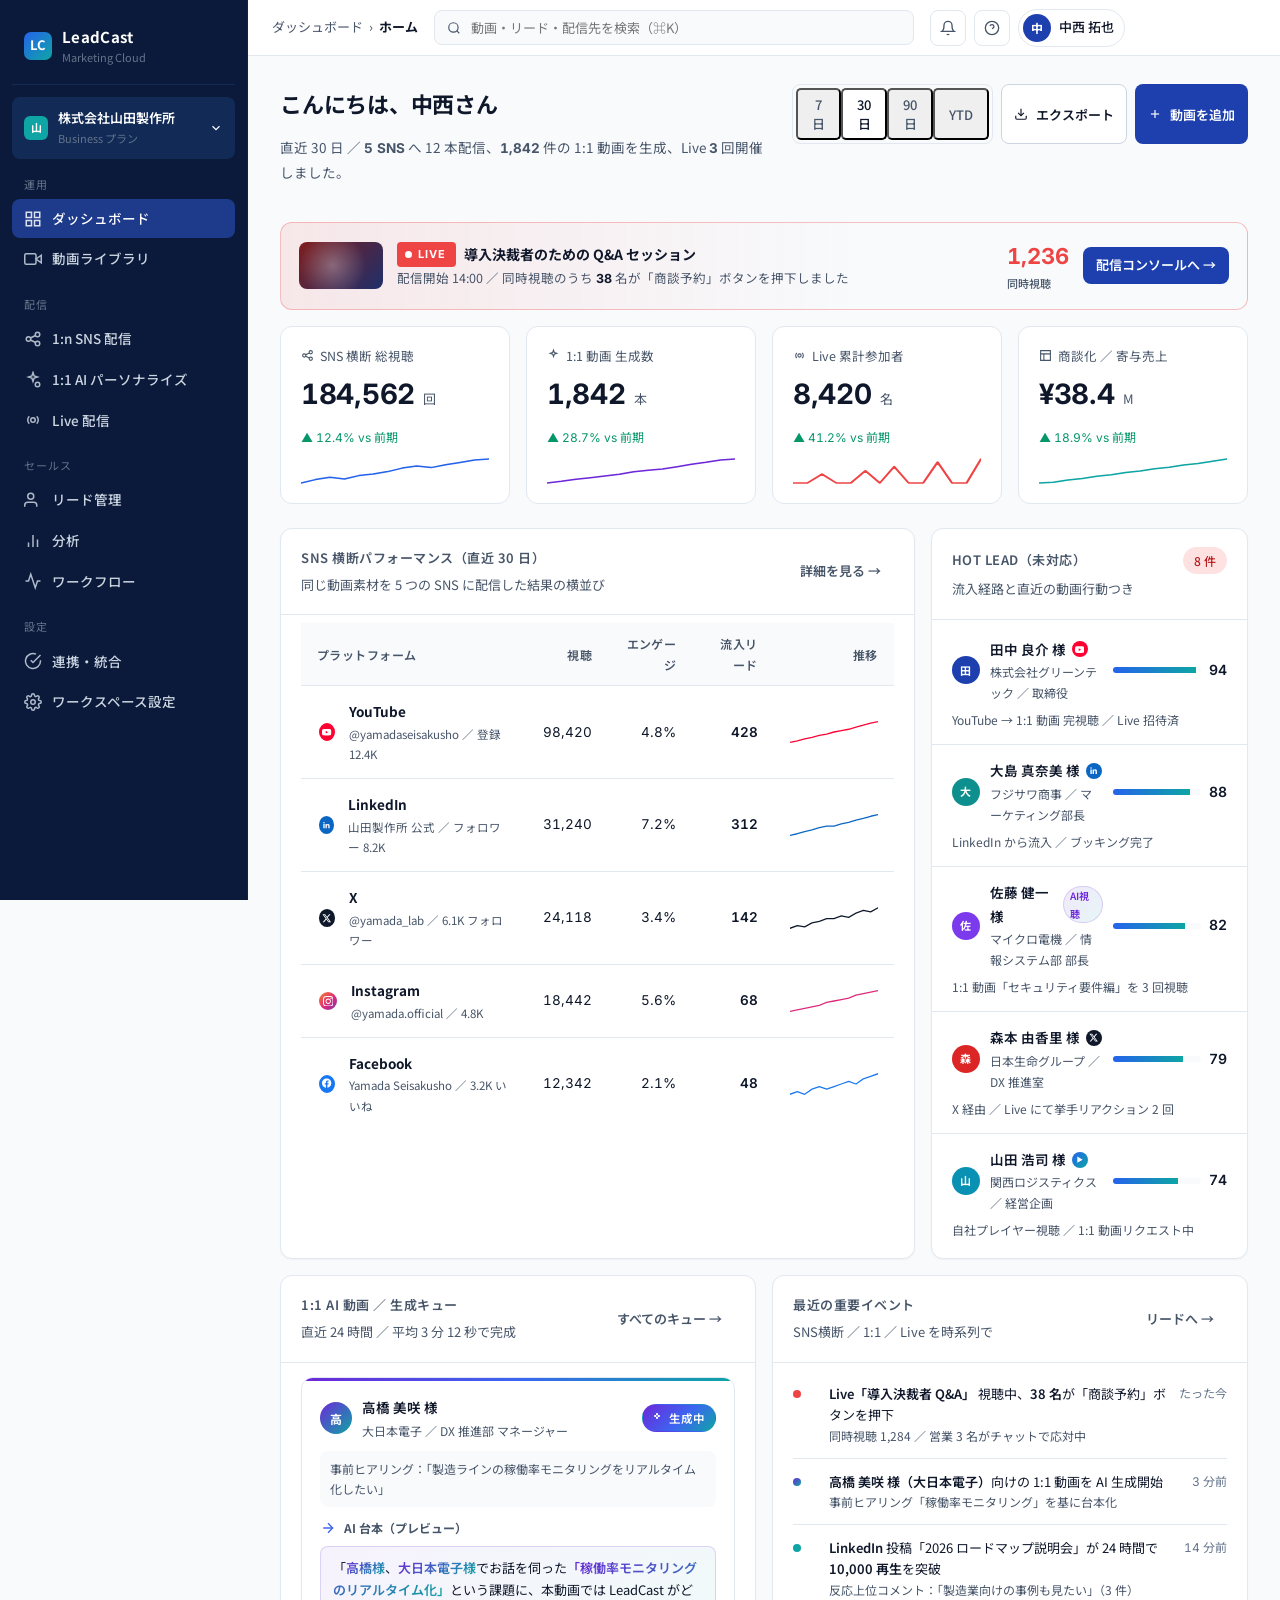
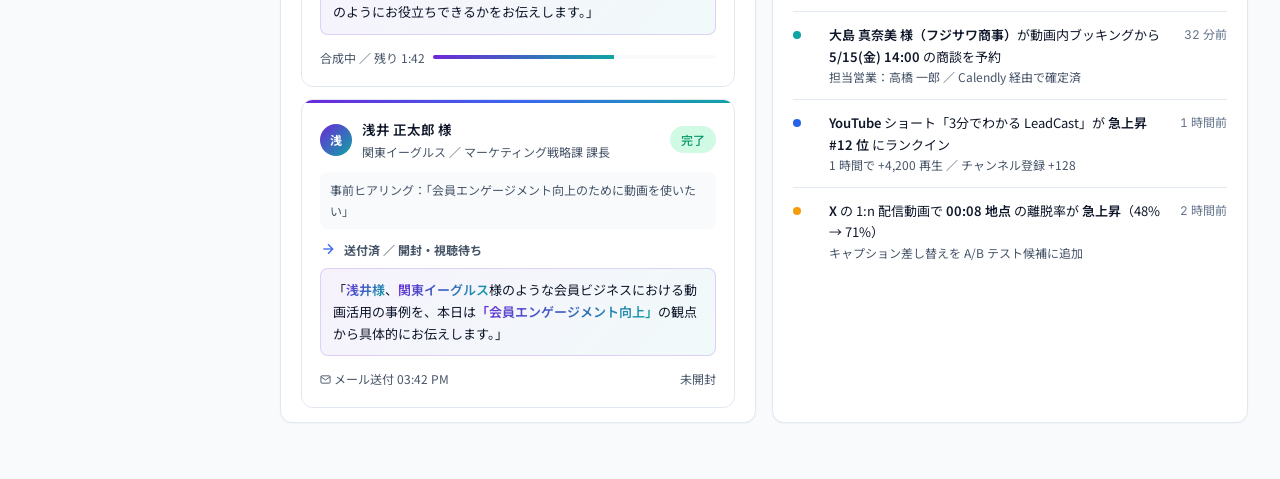
<file: site/dashboard.html>
<!doctype html>
<html lang="ja">
<head>
  <meta charset="utf-8" />
  <meta name="viewport" content="width=device-width, initial-scale=1" />
  <title>ダッシュボード ｜ LeadCast</title>
  <link rel="preconnect" href="https://fonts.googleapis.com">
  <link rel="preconnect" href="https://fonts.gstatic.com" crossorigin>
  <link href="https://fonts.googleapis.com/css2?family=Inter:wght@400;500;600;700;800&family=Noto+Sans+JP:wght@400;500;600;700;800&display=swap" rel="stylesheet">
  <link rel="stylesheet" href="assets/tokens.css">
</head>
<body>

<div class="app">
  <!-- SIDEBAR -->
  <aside class="sidebar">
    <a class="brand" href="index.html">
      <span class="brand-mark">LC</span>
      <div>
        <div class="brand-name">LeadCast</div>
        <div class="brand-sub">Marketing Cloud</div>
      </div>
    </a>

    <div class="ws-switch" role="button">
      <span class="avatar">山</span>
      <div style="flex:1; min-width:0;">
        <div style="font-weight:600;">株式会社山田製作所</div>
        <div style="color:#64748B; font-size:11px;">Business プラン</div>
      </div>
      <svg width="14" height="14" viewBox="0 0 24 24" fill="none" stroke="currentColor" stroke-width="2"><polyline points="6 9 12 15 18 9"></polyline></svg>
    </div>

    <div class="nav-section">運用</div>
    <a class="nav-item" data-nav="dashboard.html" href="dashboard.html">
      <svg class="ico" viewBox="0 0 24 24" fill="none" stroke="currentColor" stroke-width="2"><rect x="3" y="3" width="7" height="7"></rect><rect x="14" y="3" width="7" height="7"></rect><rect x="14" y="14" width="7" height="7"></rect><rect x="3" y="14" width="7" height="7"></rect></svg>
      ダッシュボード
    </a>
    <a class="nav-item" data-nav="videos.html" href="videos.html">
      <svg class="ico" viewBox="0 0 24 24" fill="none" stroke="currentColor" stroke-width="2"><polygon points="23 7 16 12 23 17 23 7"></polygon><rect x="1" y="5" width="15" height="14" rx="2"></rect></svg>
      動画ライブラリ
    </a>

    <div class="nav-section">配信</div>
    <a class="nav-item" data-nav="distribution.html" href="distribution.html">
      <svg class="ico" viewBox="0 0 24 24" fill="none" stroke="currentColor" stroke-width="2"><circle cx="6" cy="12" r="3"/><circle cx="18" cy="6" r="3"/><circle cx="18" cy="18" r="3"/><line x1="8.6" y1="10.7" x2="15.4" y2="7.3"/><line x1="8.6" y1="13.3" x2="15.4" y2="16.7"/></svg>
      1:n SNS 配信
    </a>
    <a class="nav-item" data-nav="personalize.html" href="personalize.html">
      <svg class="ico" viewBox="0 0 24 24" fill="none" stroke="currentColor" stroke-width="2"><path d="M12 2l1.5 4.5L18 8l-4.5 1.5L12 14l-1.5-4.5L6 8l4.5-1.5z"/><circle cx="18" cy="18" r="3"/></svg>
      1:1 AI パーソナライズ
    </a>
    <a class="nav-item" data-nav="live.html" href="live.html">
      <svg class="ico" viewBox="0 0 24 24" fill="none" stroke="currentColor" stroke-width="2"><circle cx="12" cy="12" r="3"/><path d="M16.95 7.05a7 7 0 010 9.9M7.05 7.05a7 7 0 000 9.9"/></svg>
      Live 配信
    </a>

    <div class="nav-section">セールス</div>
    <a class="nav-item" data-nav="leads.html" href="leads.html">
      <svg class="ico" viewBox="0 0 24 24" fill="none" stroke="currentColor" stroke-width="2"><path d="M17 21v-2a4 4 0 0 0-4-4H5a4 4 0 0 0-4 4v2"></path><circle cx="9" cy="7" r="4"></circle></svg>
      リード管理
    </a>
    <a class="nav-item" data-nav="analytics.html" href="analytics.html">
      <svg class="ico" viewBox="0 0 24 24" fill="none" stroke="currentColor" stroke-width="2"><line x1="18" y1="20" x2="18" y2="10"></line><line x1="12" y1="20" x2="12" y2="4"></line><line x1="6" y1="20" x2="6" y2="14"></line></svg>
      分析
    </a>
    <a class="nav-item" href="#">
      <svg class="ico" viewBox="0 0 24 24" fill="none" stroke="currentColor" stroke-width="2"><polyline points="22 12 18 12 15 21 9 3 6 12 2 12"></polyline></svg>
      ワークフロー
    </a>

    <div class="nav-section">設定</div>
    <a class="nav-item" href="#">
      <svg class="ico" viewBox="0 0 24 24" fill="none" stroke="currentColor" stroke-width="2"><path d="M22 11.08V12a10 10 0 1 1-5.93-9.14"></path><polyline points="22 4 12 14.01 9 11.01"></polyline></svg>
      連携・統合
    </a>
    <a class="nav-item" href="#">
      <svg class="ico" viewBox="0 0 24 24" fill="none" stroke="currentColor" stroke-width="2"><circle cx="12" cy="12" r="3"></circle><path d="M19.4 15a1.65 1.65 0 0 0 .33 1.82l.06.06a2 2 0 0 1 0 2.83 2 2 0 0 1-2.83 0l-.06-.06a1.65 1.65 0 0 0-1.82-.33 1.65 1.65 0 0 0-1 1.51V21a2 2 0 0 1-4 0v-.09A1.65 1.65 0 0 0 9 19.4a1.65 1.65 0 0 0-1.82.33l-.06.06a2 2 0 0 1-2.83 0 2 2 0 0 1 0-2.83l.06-.06a1.65 1.65 0 0 0 .33-1.82 1.65 1.65 0 0 0-1.51-1H3a2 2 0 0 1 0-4h.09A1.65 1.65 0 0 0 4.6 9a1.65 1.65 0 0 0-.33-1.82l-.06-.06a2 2 0 1 1 2.83-2.83l.06.06a1.65 1.65 0 0 0 1.82.33H9a1.65 1.65 0 0 0 1-1.51V3a2 2 0 0 1 4 0v.09a1.65 1.65 0 0 0 1 1.51 1.65 1.65 0 0 0 1.82-.33l.06-.06a2 2 0 1 1 2.83 2.83l-.06.06a1.65 1.65 0 0 0-.33 1.82V9a1.65 1.65 0 0 0 1.51 1H21a2 2 0 0 1 0 4h-.09a1.65 1.65 0 0 0-1.51 1z"></path></svg>
      ワークスペース設定
    </a>
  </aside>

  <!-- MAIN -->
  <div>
    <header class="app-header">
      <div class="breadcrumb">
        <span>ダッシュボード</span>
        <span>›</span>
        <strong style="color:var(--color-text);">ホーム</strong>
      </div>
      <div class="search">
        <svg width="14" height="14" viewBox="0 0 24 24" fill="none" stroke="currentColor" stroke-width="2"><circle cx="11" cy="11" r="8"></circle><line x1="21" y1="21" x2="16.65" y2="16.65"></line></svg>
        <input type="text" placeholder="動画・リード・配信先を検索（⌘K）" />
      </div>
      <div class="header-actions">
        <button class="icon-btn" aria-label="通知">
          <svg width="16" height="16" viewBox="0 0 24 24" fill="none" stroke="currentColor" stroke-width="2"><path d="M18 8A6 6 0 0 0 6 8c0 7-3 9-3 9h18s-3-2-3-9"></path><path d="M13.73 21a2 2 0 0 1-3.46 0"></path></svg>
        </button>
        <button class="icon-btn" aria-label="ヘルプ">
          <svg width="16" height="16" viewBox="0 0 24 24" fill="none" stroke="currentColor" stroke-width="2"><circle cx="12" cy="12" r="10"></circle><path d="M9.09 9a3 3 0 0 1 5.83 1c0 2-3 3-3 3"></path><line x1="12" y1="17" x2="12.01" y2="17"></line></svg>
        </button>
        <div class="user-chip">
          <span class="avatar">中</span>
          <span class="name">中西 拓也</span>
        </div>
      </div>
    </header>

    <main class="workarea">
      <div class="page-head">
        <div>
          <h1>こんにちは、中西さん</h1>
          <p class="desc">直近 30 日 ／ <b class="tabular">5 SNS</b> へ 12 本配信、<b class="tabular">1,842</b> 件の 1:1 動画を生成、Live <b class="tabular">3</b> 回開催しました。</p>
        </div>
        <div style="display:flex; gap:8px;">
          <div class="tabs">
            <button class="tab">7日</button>
            <button class="tab active">30日</button>
            <button class="tab">90日</button>
            <button class="tab">YTD</button>
          </div>
          <button class="btn btn-outline btn-sm">
            <svg width="14" height="14" viewBox="0 0 24 24" fill="none" stroke="currentColor" stroke-width="2"><path d="M21 15v4a2 2 0 0 1-2 2H5a2 2 0 0 1-2-2v-4"></path><polyline points="7 10 12 15 17 10"></polyline><line x1="12" y1="15" x2="12" y2="3"></line></svg>
            エクスポート
          </button>
          <button class="btn btn-primary btn-sm">
            <svg width="14" height="14" viewBox="0 0 24 24" fill="none" stroke="currentColor" stroke-width="2"><line x1="12" y1="5" x2="12" y2="19"></line><line x1="5" y1="12" x2="19" y2="12"></line></svg>
            動画を追加
          </button>
        </div>
      </div>

      <!-- LIVE ticker (if running) -->
      <div class="live-ticker">
        <div class="thumb"></div>
        <div class="body">
          <div class="row-flex" style="gap:8px;">
            <span class="live-pill"><span class="live-dot"></span>LIVE</span>
            <p class="t" style="margin:0;">導入決裁者のための Q&A セッション</p>
          </div>
          <div class="m">配信開始 14:00 ／ 同時視聴のうち <b class="tabular" style="color:var(--color-text);">38</b> 名が「商談予約」ボタンを押下しました</div>
        </div>
        <div class="num"><span data-live-count="1284">1,284</span><small>同時視聴</small></div>
        <a class="btn btn-primary btn-sm" href="live.html">配信コンソールへ →</a>
      </div>

      <!-- KPI -->
      <div class="kpi-grid">
        <div class="kpi">
          <div class="label">
            <svg width="13" height="13" viewBox="0 0 24 24" fill="none" stroke="currentColor" stroke-width="2"><circle cx="6" cy="12" r="3"/><circle cx="18" cy="6" r="3"/><circle cx="18" cy="18" r="3"/><line x1="8.6" y1="10.7" x2="15.4" y2="7.3"/><line x1="8.6" y1="13.3" x2="15.4" y2="16.7"/></svg>
            SNS 横断 総視聴
          </div>
          <div class="value"><b class="tabular">184,562</b><span class="unit">回</span></div>
          <div class="delta up">▲ 12.4% vs 前期</div>
          <div class="spark" data-spark="42,48,52,49,55,58,62,68,72,69,74,78,82,84"></div>
        </div>
        <div class="kpi">
          <div class="label">
            <svg width="13" height="13" viewBox="0 0 24 24" fill="none" stroke="currentColor" stroke-width="2"><path d="M12 2l1.5 4.5L18 8l-4.5 1.5L12 14l-1.5-4.5L6 8l4.5-1.5z"/></svg>
            1:1 動画 生成数
          </div>
          <div class="value"><b class="tabular">1,842</b><span class="unit">本</span></div>
          <div class="delta up">▲ 28.7% vs 前期</div>
          <div class="spark" data-spark="40,50,62,72,82,92,108,116,124,138,152,164,178,184" data-spark-color="#6D28D9"></div>
        </div>
        <div class="kpi">
          <div class="label">
            <svg width="13" height="13" viewBox="0 0 24 24" fill="none" stroke="currentColor" stroke-width="2"><circle cx="12" cy="12" r="3"/><path d="M16.95 7.05a7 7 0 010 9.9M7.05 7.05a7 7 0 000 9.9"/></svg>
            Live 累計参加者
          </div>
          <div class="value"><b class="tabular">8,420</b><span class="unit">名</span></div>
          <div class="delta up">▲ 41.2% vs 前期</div>
          <div class="spark" data-spark="0,0,800,0,0,1100,0,1480,0,0,1880,0,0,2160" data-spark-color="#EF4444"></div>
        </div>
        <div class="kpi">
          <div class="label">
            <svg width="13" height="13" viewBox="0 0 24 24" fill="none" stroke="currentColor" stroke-width="2"><path d="M3 3h18v18H3z"/><path d="M3 9h18M9 21V9"/></svg>
            商談化 ／ 寄与売上
          </div>
          <div class="value"><b class="tabular">¥38.4</b><span class="unit">M</span></div>
          <div class="delta up">▲ 18.9% vs 前期</div>
          <div class="spark" data-spark="20,22,28,32,38,42,48,52,58,62,68,72,78,84" data-spark-color="#0EA5A4"></div>
        </div>
      </div>

      <!-- TWO COLUMN: SNS dist + Hot Lead -->
      <div class="grid-2">
        <!-- LEFT: SNS distribution snapshot -->
        <section class="card">
          <div style="padding:18px 20px; border-bottom:1px solid var(--color-border); display:flex; align-items:center; justify-content:space-between;">
            <div>
              <p class="section-title">SNS 横断パフォーマンス（直近 30 日）</p>
              <p class="muted" style="font-size:13px; margin:4px 0 0;">同じ動画素材を 5 つの SNS に配信した結果の横並び</p>
            </div>
            <a href="distribution.html" class="btn btn-ghost btn-sm">詳細を見る →</a>
          </div>

          <div style="padding: 18px 20px 12px;">
            <table class="table" style="margin: -10px 0;">
              <thead>
                <tr>
                  <th>プラットフォーム</th>
                  <th style="text-align:right;">視聴</th>
                  <th style="text-align:right;">エンゲージ</th>
                  <th style="text-align:right;">流入リード</th>
                  <th style="text-align:right; width:100px;">推移</th>
                </tr>
              </thead>
              <tbody>
                <tr>
                  <td>
                    <div class="row-flex">
                      <span class="ch-dot youtube" data-channel="youtube"></span>
                      <div><b>YouTube</b><div class="muted" style="font-size:11.5px;">@yamadaseisakusho ／ 登録 12.4K</div></div>
                    </div>
                  </td>
                  <td style="text-align:right;" class="num">98,420</td>
                  <td style="text-align:right;" class="num">4.8%</td>
                  <td style="text-align:right; font-weight:600;" class="num">428</td>
                  <td style="text-align:right;"><div class="spark" style="width:88px; height:24px; margin-left:auto;" data-spark="38,42,48,52,58,62,68,72,76,82,88,94,98" data-spark-color="#FF0033"></div></td>
                </tr>
                <tr>
                  <td>
                    <div class="row-flex">
                      <span class="ch-dot linkedin" data-channel="linkedin"></span>
                      <div><b>LinkedIn</b><div class="muted" style="font-size:11.5px;">山田製作所 公式 ／ フォロワー 8.2K</div></div>
                    </div>
                  </td>
                  <td style="text-align:right;" class="num">31,240</td>
                  <td style="text-align:right;" class="num">7.2%</td>
                  <td style="text-align:right; font-weight:600;" class="num">312</td>
                  <td style="text-align:right;"><div class="spark" style="width:88px; height:24px; margin-left:auto;" data-spark="18,22,28,32,38,42,42,48,52,58,62,68,72" data-spark-color="#0A66C2"></div></td>
                </tr>
                <tr>
                  <td>
                    <div class="row-flex">
                      <span class="ch-dot x" data-channel="x"></span>
                      <div><b>X</b><div class="muted" style="font-size:11.5px;">@yamada_lab ／ 6.1K フォロワー</div></div>
                    </div>
                  </td>
                  <td style="text-align:right;" class="num">24,118</td>
                  <td style="text-align:right;" class="num">3.4%</td>
                  <td style="text-align:right; font-weight:600;" class="num">142</td>
                  <td style="text-align:right;"><div class="spark" style="width:88px; height:24px; margin-left:auto;" data-spark="14,18,16,22,24,28,28,32,30,36,40,38,44" data-spark-color="#0F172A"></div></td>
                </tr>
                <tr>
                  <td>
                    <div class="row-flex">
                      <span class="ch-dot instagram" data-channel="instagram"></span>
                      <div><b>Instagram</b><div class="muted" style="font-size:11.5px;">@yamada.official ／ 4.8K</div></div>
                    </div>
                  </td>
                  <td style="text-align:right;" class="num">18,442</td>
                  <td style="text-align:right;" class="num">5.6%</td>
                  <td style="text-align:right; font-weight:600;" class="num">68</td>
                  <td style="text-align:right;"><div class="spark" style="width:88px; height:24px; margin-left:auto;" data-spark="10,12,14,16,18,22,24,26,28,32,34,36,38" data-spark-color="#DD2A7B"></div></td>
                </tr>
                <tr>
                  <td>
                    <div class="row-flex">
                      <span class="ch-dot facebook" data-channel="facebook"></span>
                      <div><b>Facebook</b><div class="muted" style="font-size:11.5px;">Yamada Seisakusho ／ 3.2K いいね</div></div>
                    </div>
                  </td>
                  <td style="text-align:right;" class="num">12,342</td>
                  <td style="text-align:right;" class="num">2.1%</td>
                  <td style="text-align:right; font-weight:600;" class="num">48</td>
                  <td style="text-align:right;"><div class="spark" style="width:88px; height:24px; margin-left:auto;" data-spark="8,10,8,12,14,12,14,16,18,16,20,22,24" data-spark-color="#1877F2"></div></td>
                </tr>
              </tbody>
            </table>
          </div>
        </section>

        <!-- RIGHT: Hot leads -->
        <section class="card">
          <div style="padding:18px 20px; border-bottom:1px solid var(--color-border);">
            <div style="display:flex; align-items:center; justify-content:space-between;">
              <p class="section-title">Hot Lead（未対応）</p>
              <span class="badge badge-danger">8 件</span>
            </div>
            <p class="muted" style="font-size:13px; margin:4px 0 0;">流入経路と直近の動画行動つき</p>
          </div>
          <div style="padding: 4px 0;">

            <div style="padding:14px 20px; border-bottom:1px solid var(--color-border);">
              <div class="avatar-row" style="margin-bottom:6px;">
                <span class="avatar-sm">田</span>
                <div style="flex:1; min-width:0;">
                  <div style="font-weight:600; font-size:13.5px; display:flex; align-items:center; gap:6px;">田中 良介 様 <span class="ch-dot youtube" data-channel="youtube" style="width:16px; height:16px; border:0;"></span></div>
                  <div class="muted" style="font-size:12px;">株式会社グリーンテック ／ 取締役</div>
                </div>
                <div class="score">
                  <div class="score-bar"><span style="width:94%"></span></div>
                  <span class="score-num">94</span>
                </div>
              </div>
              <div class="muted" style="font-size:12px;">YouTube → 1:1 動画 完視聴 ／ Live 招待済</div>
            </div>

            <div style="padding:14px 20px; border-bottom:1px solid var(--color-border);">
              <div class="avatar-row" style="margin-bottom:6px;">
                <span class="avatar-sm" style="background:var(--color-accent-600);">大</span>
                <div style="flex:1; min-width:0;">
                  <div style="font-weight:600; font-size:13.5px; display:flex; align-items:center; gap:6px;">大島 真奈美 様 <span class="ch-dot linkedin" data-channel="linkedin" style="width:16px; height:16px; border:0;"></span></div>
                  <div class="muted" style="font-size:12px;">フジサワ商事 ／ マーケティング部長</div>
                </div>
                <div class="score">
                  <div class="score-bar"><span style="width:88%"></span></div>
                  <span class="score-num">88</span>
                </div>
              </div>
              <div class="muted" style="font-size:12px;">LinkedIn から流入 ／ ブッキング完了</div>
            </div>

            <div style="padding:14px 20px; border-bottom:1px solid var(--color-border);">
              <div class="avatar-row" style="margin-bottom:6px;">
                <span class="avatar-sm" style="background:#7C3AED;">佐</span>
                <div style="flex:1; min-width:0;">
                  <div style="font-weight:600; font-size:13.5px; display:flex; align-items:center; gap:6px;">佐藤 健一 様 <span class="ai-badge" style="padding:0 6px; font-size:10px;">AI視聴</span></div>
                  <div class="muted" style="font-size:12px;">マイクロ電機 ／ 情報システム部 部長</div>
                </div>
                <div class="score">
                  <div class="score-bar"><span style="width:82%"></span></div>
                  <span class="score-num">82</span>
                </div>
              </div>
              <div class="muted" style="font-size:12px;">1:1 動画「セキュリティ要件編」を 3 回視聴</div>
            </div>

            <div style="padding:14px 20px; border-bottom:1px solid var(--color-border);">
              <div class="avatar-row" style="margin-bottom:6px;">
                <span class="avatar-sm" style="background:#DC2626;">森</span>
                <div style="flex:1; min-width:0;">
                  <div style="font-weight:600; font-size:13.5px; display:flex; align-items:center; gap:6px;">森本 由香里 様 <span class="ch-dot x" data-channel="x" style="width:16px; height:16px; border:0;"></span></div>
                  <div class="muted" style="font-size:12px;">日本生命グループ ／ DX 推進室</div>
                </div>
                <div class="score">
                  <div class="score-bar"><span style="width:79%"></span></div>
                  <span class="score-num">79</span>
                </div>
              </div>
              <div class="muted" style="font-size:12px;">X 経由 ／ Live にて挙手リアクション 2 回</div>
            </div>

            <div style="padding:14px 20px;">
              <div class="avatar-row" style="margin-bottom:6px;">
                <span class="avatar-sm" style="background:#0891B2;">山</span>
                <div style="flex:1; min-width:0;">
                  <div style="font-weight:600; font-size:13.5px; display:flex; align-items:center; gap:6px;">山田 浩司 様 <span class="ch-dot leadcast" data-channel="leadcast" style="width:16px; height:16px; border:0;"></span></div>
                  <div class="muted" style="font-size:12px;">関西ロジスティクス ／ 経営企画</div>
                </div>
                <div class="score">
                  <div class="score-bar"><span style="width:74%"></span></div>
                  <span class="score-num">74</span>
                </div>
              </div>
              <div class="muted" style="font-size:12px;">自社プレイヤー視聴 ／ 1:1 動画リクエスト中</div>
            </div>
          </div>
        </section>
      </div>

      <!-- 1:1 generation queue + recent activity -->
      <div class="grid-2-eq" style="margin-top:16px;">
        <!-- LEFT: 1:1 personalize queue -->
        <section class="card">
          <div style="padding:18px 20px; border-bottom:1px solid var(--color-border); display:flex; align-items:center; justify-content:space-between;">
            <div>
              <p class="section-title">1:1 AI 動画 ／ 生成キュー</p>
              <p class="muted" style="font-size:13px; margin:4px 0 0;">直近 24 時間 ／ 平均 3 分 12 秒で完成</p>
            </div>
            <a href="personalize.html" class="btn btn-ghost btn-sm">すべてのキュー →</a>
          </div>
          <div style="padding: 14px 20px; display:flex; flex-direction:column; gap:12px;">

            <div class="persona-card">
              <div class="who">
                <span class="av">高</span>
                <div style="flex:1; min-width:0;">
                  <div class="n">高橋 美咲 様</div>
                  <div class="c">大日本電子 ／ DX 推進部 マネージャー</div>
                </div>
                <span class="ai-badge solid"><svg viewBox="0 0 24 24" fill="none" stroke="currentColor" stroke-width="2"><path d="M12 2l1.5 4.5L18 8l-4.5 1.5L12 14l-1.5-4.5L6 8l4.5-1.5z"/></svg>生成中</span>
              </div>
              <div class="src">事前ヒアリング：「製造ラインの稼働率モニタリングをリアルタイム化したい」</div>
              <div class="arr"><svg viewBox="0 0 24 24" fill="none" stroke="currentColor" stroke-width="2"><line x1="5" y1="12" x2="19" y2="12"></line><polyline points="12 5 19 12 12 19"></polyline></svg><b style="font-size:12px; color:var(--color-text-muted);">AI 台本（プレビュー）</b></div>
              <div class="out">「<em>高橋様</em>、<em>大日本電子様</em>でお話を伺った<em>「稼働率モニタリングのリアルタイム化」</em>という課題に、本動画では LeadCast がどのようにお役立ちできるかをお伝えします。」</div>
              <div class="status">
                <div class="progress"><span>合成中 ／ 残り 1:42</span><div class="bar"><span style="width:64%"></span></div></div>
              </div>
            </div>

            <div class="persona-card">
              <div class="who">
                <span class="av">浅</span>
                <div style="flex:1; min-width:0;">
                  <div class="n">浅井 正太郎 様</div>
                  <div class="c">関東イーグルス ／ マーケティング戦略課 課長</div>
                </div>
                <span class="badge badge-success">完了</span>
              </div>
              <div class="src">事前ヒアリング：「会員エンゲージメント向上のために動画を使いたい」</div>
              <div class="arr"><svg viewBox="0 0 24 24" fill="none" stroke="currentColor" stroke-width="2"><line x1="5" y1="12" x2="19" y2="12"></line><polyline points="12 5 19 12 12 19"></polyline></svg><b style="font-size:12px; color:var(--color-text-muted);">送付済 ／ 開封・視聴待ち</b></div>
              <div class="out">「<em>浅井様</em>、<em>関東イーグルス</em>様のような会員ビジネスにおける動画活用の事例を、本日は<em>「会員エンゲージメント向上」</em>の観点から具体的にお伝えします。」</div>
              <div class="status">
                <span><svg width="11" height="11" viewBox="0 0 24 24" fill="none" stroke="currentColor" stroke-width="2" style="vertical-align:-1px;"><path d="M4 4h16c1.1 0 2 .9 2 2v12c0 1.1-.9 2-2 2H4c-1.1 0-2-.9-2-2V6c0-1.1.9-2 2-2z"/><polyline points="22,6 12,13 2,6"/></svg> メール送付 03:42 PM</span>
                <span class="muted">未開封</span>
              </div>
            </div>

          </div>
        </section>

        <!-- RIGHT: Activity timeline -->
        <section class="card">
          <div style="padding:18px 20px; border-bottom:1px solid var(--color-border); display:flex; align-items:center; justify-content:space-between;">
            <div>
              <p class="section-title">最近の重要イベント</p>
              <p class="muted" style="font-size:13px; margin:4px 0 0;">SNS横断 ／ 1:1 ／ Live を時系列で</p>
            </div>
            <a href="leads.html" class="btn btn-ghost btn-sm">リードへ →</a>
          </div>
          <div style="padding: 8px 20px 18px;">
            <div class="timeline">
              <div class="timeline-row">
                <span class="dot live"></span>
                <div class="meta">
                  <div><b>Live「導入決裁者 Q&A」</b> 視聴中、<b>38 名</b>が「商談予約」ボタンを押下</div>
                  <small>同時視聴 1,284 ／ 営業 3 名がチャットで応対中</small>
                </div>
                <time>たった今</time>
              </div>
              <div class="timeline-row">
                <span class="dot ai"></span>
                <div class="meta">
                  <div><b>高橋 美咲 様（大日本電子）</b>向けの 1:1 動画を AI 生成開始</div>
                  <small>事前ヒアリング「稼働率モニタリング」を基に台本化</small>
                </div>
                <time>3 分前</time>
              </div>
              <div class="timeline-row">
                <span class="dot accent"></span>
                <div class="meta">
                  <div><b>LinkedIn</b> 投稿「2026 ロードマップ説明会」が 24 時間で <b>10,000 再生</b>を突破</div>
                  <small>反応上位コメント：「製造業向けの事例も見たい」（3 件）</small>
                </div>
                <time>14 分前</time>
              </div>
              <div class="timeline-row">
                <span class="dot accent"></span>
                <div class="meta">
                  <div><b>大島 真奈美 様（フジサワ商事）</b>が動画内ブッキングから <b>5/15(金) 14:00</b> の商談を予約</div>
                  <small>担当営業：高橋 一郎 ／ Calendly 経由で確定済</small>
                </div>
                <time>32 分前</time>
              </div>
              <div class="timeline-row">
                <span class="dot"></span>
                <div class="meta">
                  <div><b>YouTube</b> ショート「3分でわかる LeadCast」が <b>急上昇 #12 位</b> にランクイン</div>
                  <small>1 時間で +4,200 再生 ／ チャンネル登録 +128</small>
                </div>
                <time>1 時間前</time>
              </div>
              <div class="timeline-row">
                <span class="dot warn"></span>
                <div class="meta">
                  <div><b>X</b> の 1:n 配信動画で <b>00:08 地点</b> の離脱率が <b>急上昇</b>（48% → 71%）</div>
                  <small>キャプション差し替えを A/B テスト候補に追加</small>
                </div>
                <time>2 時間前</time>
              </div>
            </div>
          </div>
        </section>
      </div>

    </main>
  </div>
</div>

<script src="assets/app.js"></script>
</body>
</html>
</file>
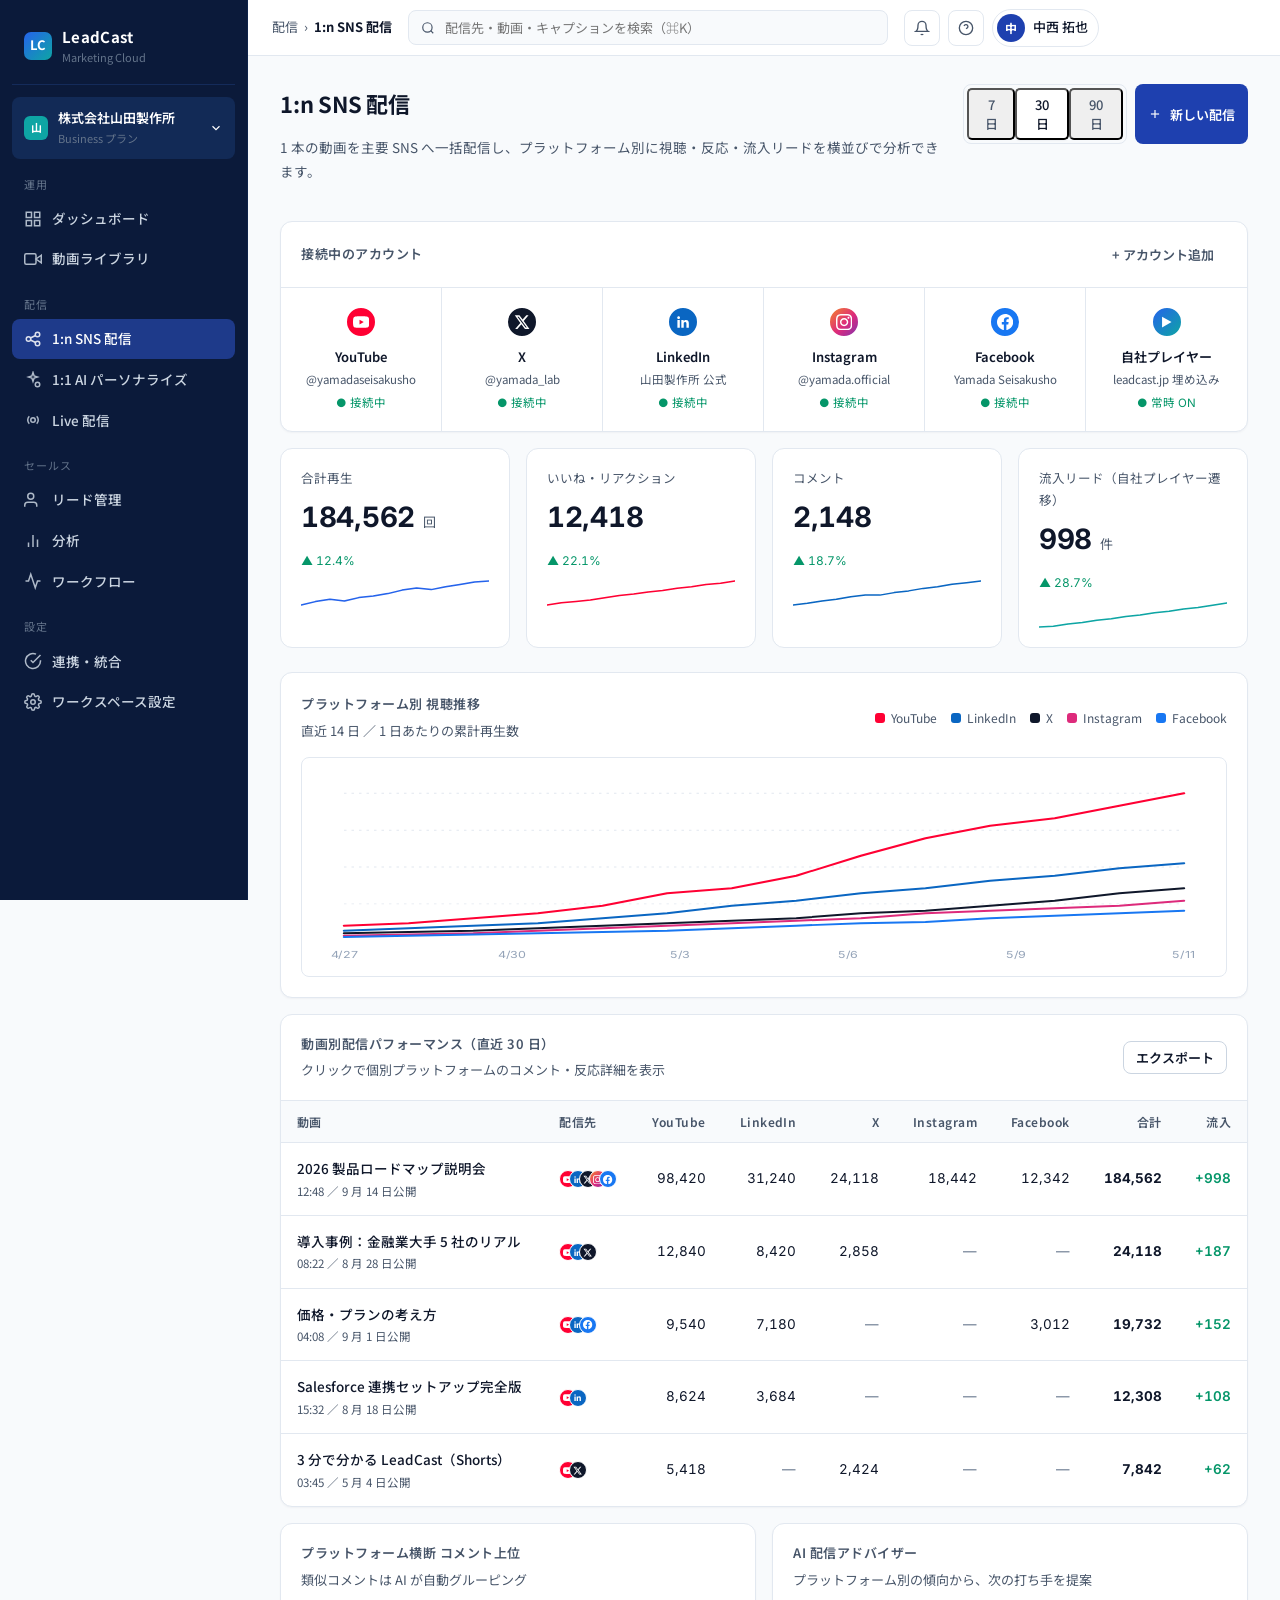
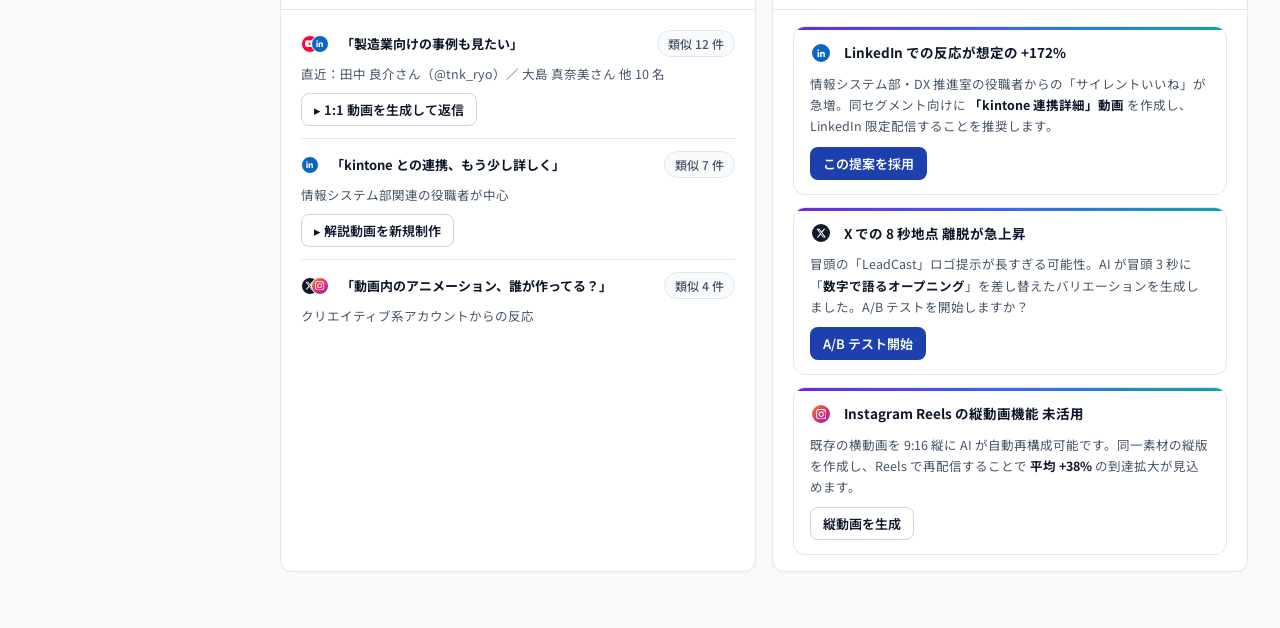
<file: site/distribution.html>
<!doctype html>
<html lang="ja">
<head>
  <meta charset="utf-8" />
  <meta name="viewport" content="width=device-width, initial-scale=1" />
  <title>1:n SNS 配信 ｜ LeadCast</title>
  <link rel="preconnect" href="https://fonts.googleapis.com">
  <link rel="preconnect" href="https://fonts.gstatic.com" crossorigin>
  <link href="https://fonts.googleapis.com/css2?family=Inter:wght@400;500;600;700;800&family=Noto+Sans+JP:wght@400;500;600;700;800&display=swap" rel="stylesheet">
  <link rel="stylesheet" href="assets/tokens.css">
</head>
<body>

<div class="app">
  <aside class="sidebar">
    <a class="brand" href="index.html">
      <span class="brand-mark">LC</span>
      <div><div class="brand-name">LeadCast</div><div class="brand-sub">Marketing Cloud</div></div>
    </a>
    <div class="ws-switch">
      <span class="avatar">山</span>
      <div style="flex:1; min-width:0;"><div style="font-weight:600;">株式会社山田製作所</div><div style="color:#64748B; font-size:11px;">Business プラン</div></div>
      <svg width="14" height="14" viewBox="0 0 24 24" fill="none" stroke="currentColor" stroke-width="2"><polyline points="6 9 12 15 18 9"></polyline></svg>
    </div>

    <div class="nav-section">運用</div>
    <a class="nav-item" data-nav="dashboard.html" href="dashboard.html"><svg class="ico" viewBox="0 0 24 24" fill="none" stroke="currentColor" stroke-width="2"><rect x="3" y="3" width="7" height="7"></rect><rect x="14" y="3" width="7" height="7"></rect><rect x="14" y="14" width="7" height="7"></rect><rect x="3" y="14" width="7" height="7"></rect></svg>ダッシュボード</a>
    <a class="nav-item" data-nav="videos.html" href="videos.html"><svg class="ico" viewBox="0 0 24 24" fill="none" stroke="currentColor" stroke-width="2"><polygon points="23 7 16 12 23 17 23 7"></polygon><rect x="1" y="5" width="15" height="14" rx="2"></rect></svg>動画ライブラリ</a>

    <div class="nav-section">配信</div>
    <a class="nav-item" data-nav="distribution.html" href="distribution.html"><svg class="ico" viewBox="0 0 24 24" fill="none" stroke="currentColor" stroke-width="2"><circle cx="6" cy="12" r="3"/><circle cx="18" cy="6" r="3"/><circle cx="18" cy="18" r="3"/><line x1="8.6" y1="10.7" x2="15.4" y2="7.3"/><line x1="8.6" y1="13.3" x2="15.4" y2="16.7"/></svg>1:n SNS 配信</a>
    <a class="nav-item" data-nav="personalize.html" href="personalize.html"><svg class="ico" viewBox="0 0 24 24" fill="none" stroke="currentColor" stroke-width="2"><path d="M12 2l1.5 4.5L18 8l-4.5 1.5L12 14l-1.5-4.5L6 8l4.5-1.5z"/><circle cx="18" cy="18" r="3"/></svg>1:1 AI パーソナライズ</a>
    <a class="nav-item" data-nav="live.html" href="live.html"><svg class="ico" viewBox="0 0 24 24" fill="none" stroke="currentColor" stroke-width="2"><circle cx="12" cy="12" r="3"/><path d="M16.95 7.05a7 7 0 010 9.9M7.05 7.05a7 7 0 000 9.9"/></svg>Live 配信</a>

    <div class="nav-section">セールス</div>
    <a class="nav-item" data-nav="leads.html" href="leads.html"><svg class="ico" viewBox="0 0 24 24" fill="none" stroke="currentColor" stroke-width="2"><path d="M17 21v-2a4 4 0 0 0-4-4H5a4 4 0 0 0-4 4v2"></path><circle cx="9" cy="7" r="4"></circle></svg>リード管理</a>
    <a class="nav-item" data-nav="analytics.html" href="analytics.html"><svg class="ico" viewBox="0 0 24 24" fill="none" stroke="currentColor" stroke-width="2"><line x1="18" y1="20" x2="18" y2="10"></line><line x1="12" y1="20" x2="12" y2="4"></line><line x1="6" y1="20" x2="6" y2="14"></line></svg>分析</a>
    <a class="nav-item" href="#"><svg class="ico" viewBox="0 0 24 24" fill="none" stroke="currentColor" stroke-width="2"><polyline points="22 12 18 12 15 21 9 3 6 12 2 12"></polyline></svg>ワークフロー</a>

    <div class="nav-section">設定</div>
    <a class="nav-item" href="#"><svg class="ico" viewBox="0 0 24 24" fill="none" stroke="currentColor" stroke-width="2"><path d="M22 11.08V12a10 10 0 1 1-5.93-9.14"></path><polyline points="22 4 12 14.01 9 11.01"></polyline></svg>連携・統合</a>
    <a class="nav-item" href="#"><svg class="ico" viewBox="0 0 24 24" fill="none" stroke="currentColor" stroke-width="2"><circle cx="12" cy="12" r="3"></circle><path d="M19.4 15a1.65 1.65 0 0 0 .33 1.82l.06.06a2 2 0 0 1 0 2.83 2 2 0 0 1-2.83 0l-.06-.06a1.65 1.65 0 0 0-1.82-.33 1.65 1.65 0 0 0-1 1.51V21a2 2 0 0 1-4 0v-.09A1.65 1.65 0 0 0 9 19.4a1.65 1.65 0 0 0-1.82.33l-.06.06a2 2 0 0 1-2.83 0 2 2 0 0 1 0-2.83l.06-.06a1.65 1.65 0 0 0 .33-1.82 1.65 1.65 0 0 0-1.51-1H3a2 2 0 0 1 0-4h.09A1.65 1.65 0 0 0 4.6 9a1.65 1.65 0 0 0-.33-1.82l-.06-.06a2 2 0 1 1 2.83-2.83l.06.06a1.65 1.65 0 0 0 1.82.33H9a1.65 1.65 0 0 0 1-1.51V3a2 2 0 0 1 4 0v.09a1.65 1.65 0 0 0 1 1.51 1.65 1.65 0 0 0 1.82-.33l.06-.06a2 2 0 1 1 2.83 2.83l-.06.06a1.65 1.65 0 0 0-.33 1.82V9a1.65 1.65 0 0 0 1.51 1H21a2 2 0 0 1 0 4h-.09a1.65 1.65 0 0 0-1.51 1z"></path></svg>ワークスペース設定</a>
  </aside>

  <div>
    <header class="app-header">
      <div class="breadcrumb"><span>配信</span><span>›</span><strong style="color:var(--color-text);">1:n SNS 配信</strong></div>
      <div class="search">
        <svg width="14" height="14" viewBox="0 0 24 24" fill="none" stroke="currentColor" stroke-width="2"><circle cx="11" cy="11" r="8"></circle><line x1="21" y1="21" x2="16.65" y2="16.65"></line></svg>
        <input type="text" placeholder="配信先・動画・キャプションを検索（⌘K）" />
      </div>
      <div class="header-actions">
        <button class="icon-btn"><svg width="16" height="16" viewBox="0 0 24 24" fill="none" stroke="currentColor" stroke-width="2"><path d="M18 8A6 6 0 0 0 6 8c0 7-3 9-3 9h18s-3-2-3-9"></path><path d="M13.73 21a2 2 0 0 1-3.46 0"></path></svg></button>
        <button class="icon-btn"><svg width="16" height="16" viewBox="0 0 24 24" fill="none" stroke="currentColor" stroke-width="2"><circle cx="12" cy="12" r="10"></circle><path d="M9.09 9a3 3 0 0 1 5.83 1c0 2-3 3-3 3"></path><line x1="12" y1="17" x2="12.01" y2="17"></line></svg></button>
        <div class="user-chip"><span class="avatar">中</span><span class="name">中西 拓也</span></div>
      </div>
    </header>

    <main class="workarea">
      <div class="page-head">
        <div>
          <h1>1:n SNS 配信</h1>
          <p class="desc">1 本の動画を主要 SNS へ一括配信し、プラットフォーム別に視聴・反応・流入リードを横並びで分析できます。</p>
        </div>
        <div style="display:flex; gap:8px;">
          <div class="tabs">
            <button class="tab">7日</button>
            <button class="tab active">30日</button>
            <button class="tab">90日</button>
          </div>
          <button class="btn btn-primary btn-sm">
            <svg width="14" height="14" viewBox="0 0 24 24" fill="none" stroke="currentColor" stroke-width="2"><line x1="12" y1="5" x2="12" y2="19"></line><line x1="5" y1="12" x2="19" y2="12"></line></svg>
            新しい配信
          </button>
        </div>
      </div>

      <!-- Connected accounts -->
      <section class="card" style="margin-bottom:16px;">
        <div style="padding:16px 20px; border-bottom:1px solid var(--color-border); display:flex; align-items:center; justify-content:space-between;">
          <p class="section-title">接続中のアカウント</p>
          <button class="btn btn-ghost btn-sm">+ アカウント追加</button>
        </div>
        <div style="display:grid; grid-template-columns:repeat(6, 1fr); gap:0;">
          <div style="padding:18px 20px; border-right:1px solid var(--color-border); text-align:center;">
            <span class="ch-dot youtube" data-channel="youtube" style="width:32px; height:32px;"></span>
            <div style="font-weight:600; font-size:13px; margin-top:8px;">YouTube</div>
            <div class="muted" style="font-size:11.5px;">@yamadaseisakusho</div>
            <div class="tabular" style="font-size:11.5px; color:var(--color-success); margin-top:4px;">● 接続中</div>
          </div>
          <div style="padding:18px 20px; border-right:1px solid var(--color-border); text-align:center;">
            <span class="ch-dot x" data-channel="x" style="width:32px; height:32px;"></span>
            <div style="font-weight:600; font-size:13px; margin-top:8px;">X</div>
            <div class="muted" style="font-size:11.5px;">@yamada_lab</div>
            <div class="tabular" style="font-size:11.5px; color:var(--color-success); margin-top:4px;">● 接続中</div>
          </div>
          <div style="padding:18px 20px; border-right:1px solid var(--color-border); text-align:center;">
            <span class="ch-dot linkedin" data-channel="linkedin" style="width:32px; height:32px;"></span>
            <div style="font-weight:600; font-size:13px; margin-top:8px;">LinkedIn</div>
            <div class="muted" style="font-size:11.5px;">山田製作所 公式</div>
            <div class="tabular" style="font-size:11.5px; color:var(--color-success); margin-top:4px;">● 接続中</div>
          </div>
          <div style="padding:18px 20px; border-right:1px solid var(--color-border); text-align:center;">
            <span class="ch-dot instagram" data-channel="instagram" style="width:32px; height:32px;"></span>
            <div style="font-weight:600; font-size:13px; margin-top:8px;">Instagram</div>
            <div class="muted" style="font-size:11.5px;">@yamada.official</div>
            <div class="tabular" style="font-size:11.5px; color:var(--color-success); margin-top:4px;">● 接続中</div>
          </div>
          <div style="padding:18px 20px; border-right:1px solid var(--color-border); text-align:center;">
            <span class="ch-dot facebook" data-channel="facebook" style="width:32px; height:32px;"></span>
            <div style="font-weight:600; font-size:13px; margin-top:8px;">Facebook</div>
            <div class="muted" style="font-size:11.5px;">Yamada Seisakusho</div>
            <div class="tabular" style="font-size:11.5px; color:var(--color-success); margin-top:4px;">● 接続中</div>
          </div>
          <div style="padding:18px 20px; text-align:center;">
            <span class="ch-dot leadcast" data-channel="leadcast" style="width:32px; height:32px;"></span>
            <div style="font-weight:600; font-size:13px; margin-top:8px;">自社プレイヤー</div>
            <div class="muted" style="font-size:11.5px;">leadcast.jp 埋め込み</div>
            <div class="tabular" style="font-size:11.5px; color:var(--color-success); margin-top:4px;">● 常時 ON</div>
          </div>
        </div>
      </section>

      <!-- KPI -->
      <div class="kpi-grid">
        <div class="kpi">
          <div class="label">合計再生</div>
          <div class="value"><b class="tabular">184,562</b><span class="unit">回</span></div>
          <div class="delta up">▲ 12.4%</div>
          <div class="spark" data-spark="42,48,52,49,55,58,62,68,72,69,74,78,82,84"></div>
        </div>
        <div class="kpi">
          <div class="label">いいね・リアクション</div>
          <div class="value"><b class="tabular">12,418</b><span class="unit"></span></div>
          <div class="delta up">▲ 22.1%</div>
          <div class="spark" data-spark="32,38,42,46,52,58,62,68,72,78,82,88,92,98" data-spark-color="#FF0033"></div>
        </div>
        <div class="kpi">
          <div class="label">コメント</div>
          <div class="value"><b class="tabular">2,148</b><span class="unit"></span></div>
          <div class="delta up">▲ 18.7%</div>
          <div class="spark" data-spark="18,22,28,32,38,42,42,48,52,58,62,68,72,76" data-spark-color="#0A66C2"></div>
        </div>
        <div class="kpi">
          <div class="label">流入リード（自社プレイヤー遷移）</div>
          <div class="value"><b class="tabular">998</b><span class="unit">件</span></div>
          <div class="delta up">▲ 28.7%</div>
          <div class="spark" data-spark="20,22,28,32,38,42,48,52,58,62,68,72,78,84" data-spark-color="#0EA5A4"></div>
        </div>
      </div>

      <!-- Multi-platform time series -->
      <section class="card" style="padding:20px; margin-bottom:16px;">
        <div style="display:flex; align-items:center; justify-content:space-between; margin-bottom:14px;">
          <div>
            <p class="section-title">プラットフォーム別 視聴推移</p>
            <p class="muted" style="font-size:13px; margin:4px 0 0;">直近 14 日 ／ 1 日あたりの累計再生数</p>
          </div>
          <div class="legend">
            <div><i style="background:#FF0033"></i>YouTube</div>
            <div><i style="background:#0A66C2"></i>LinkedIn</div>
            <div><i style="background:#0F172A"></i>X</div>
            <div><i style="background:#DD2A7B"></i>Instagram</div>
            <div><i style="background:#1877F2"></i>Facebook</div>
          </div>
        </div>
        <div class="multichart" data-multichart='[{"name":"YouTube","color":"#FF0033","points":[12,14,18,22,28,38,42,52,68,82,92,98,108,118]},{"name":"LinkedIn","color":"#0A66C2","points":[8,10,12,14,18,22,28,32,38,42,48,52,58,62]},{"name":"X","color":"#0F172A","points":[6,7,8,10,12,14,16,18,22,24,28,32,38,42]},{"name":"Instagram","color":"#DD2A7B","points":[4,5,6,8,10,12,14,16,18,22,24,26,28,32]},{"name":"Facebook","color":"#1877F2","points":[3,4,5,6,7,8,10,12,14,15,18,20,22,24]}]' data-x-labels="4/27,4/30,5/3,5/6,5/9,5/11"></div>
      </section>

      <!-- Per-video distribution table -->
      <section class="card">
        <div style="padding:18px 20px; border-bottom:1px solid var(--color-border); display:flex; align-items:center; justify-content:space-between;">
          <div>
            <p class="section-title">動画別配信パフォーマンス（直近 30 日）</p>
            <p class="muted" style="font-size:13px; margin:4px 0 0;">クリックで個別プラットフォームのコメント・反応詳細を表示</p>
          </div>
          <button class="btn btn-outline btn-sm">エクスポート</button>
        </div>
        <table class="table">
          <thead>
            <tr>
              <th>動画</th>
              <th>配信先</th>
              <th style="text-align:right;">YouTube</th>
              <th style="text-align:right;">LinkedIn</th>
              <th style="text-align:right;">X</th>
              <th style="text-align:right;">Instagram</th>
              <th style="text-align:right;">Facebook</th>
              <th style="text-align:right;">合計</th>
              <th style="text-align:right;">流入</th>
            </tr>
          </thead>
          <tbody>
            <tr>
              <td style="font-weight:500;">2026 製品ロードマップ説明会<div class="muted" style="font-size:11.5px; font-weight:400;">12:48 ／ 9 月 14 日公開</div></td>
              <td><div class="ch-stack"><span class="ch-dot youtube" data-channel="youtube" style="width:18px; height:18px; border:1.5px solid #fff;"></span><span class="ch-dot linkedin" data-channel="linkedin" style="width:18px; height:18px; border:1.5px solid #fff;"></span><span class="ch-dot x" data-channel="x" style="width:18px; height:18px; border:1.5px solid #fff;"></span><span class="ch-dot instagram" data-channel="instagram" style="width:18px; height:18px; border:1.5px solid #fff;"></span><span class="ch-dot facebook" data-channel="facebook" style="width:18px; height:18px; border:1.5px solid #fff;"></span></div></td>
              <td style="text-align:right;" class="num">98,420</td>
              <td style="text-align:right;" class="num">31,240</td>
              <td style="text-align:right;" class="num">24,118</td>
              <td style="text-align:right;" class="num">18,442</td>
              <td style="text-align:right;" class="num">12,342</td>
              <td style="text-align:right; font-weight:700;" class="num">184,562</td>
              <td style="text-align:right; color:var(--color-success); font-weight:600;" class="num">+998</td>
            </tr>
            <tr>
              <td style="font-weight:500;">導入事例：金融業大手 5 社のリアル<div class="muted" style="font-size:11.5px; font-weight:400;">08:22 ／ 8 月 28 日公開</div></td>
              <td><div class="ch-stack"><span class="ch-dot youtube" data-channel="youtube" style="width:18px; height:18px; border:1.5px solid #fff;"></span><span class="ch-dot linkedin" data-channel="linkedin" style="width:18px; height:18px; border:1.5px solid #fff;"></span><span class="ch-dot x" data-channel="x" style="width:18px; height:18px; border:1.5px solid #fff;"></span></div></td>
              <td style="text-align:right;" class="num">12,840</td>
              <td style="text-align:right;" class="num">8,420</td>
              <td style="text-align:right;" class="num">2,858</td>
              <td style="text-align:right;" class="num soft">—</td>
              <td style="text-align:right;" class="num soft">—</td>
              <td style="text-align:right; font-weight:700;" class="num">24,118</td>
              <td style="text-align:right; color:var(--color-success); font-weight:600;" class="num">+187</td>
            </tr>
            <tr>
              <td style="font-weight:500;">価格・プランの考え方<div class="muted" style="font-size:11.5px; font-weight:400;">04:08 ／ 9 月 1 日公開</div></td>
              <td><div class="ch-stack"><span class="ch-dot youtube" data-channel="youtube" style="width:18px; height:18px; border:1.5px solid #fff;"></span><span class="ch-dot linkedin" data-channel="linkedin" style="width:18px; height:18px; border:1.5px solid #fff;"></span><span class="ch-dot facebook" data-channel="facebook" style="width:18px; height:18px; border:1.5px solid #fff;"></span></div></td>
              <td style="text-align:right;" class="num">9,540</td>
              <td style="text-align:right;" class="num">7,180</td>
              <td style="text-align:right;" class="num soft">—</td>
              <td style="text-align:right;" class="num soft">—</td>
              <td style="text-align:right;" class="num">3,012</td>
              <td style="text-align:right; font-weight:700;" class="num">19,732</td>
              <td style="text-align:right; color:var(--color-success); font-weight:600;" class="num">+152</td>
            </tr>
            <tr>
              <td style="font-weight:500;">Salesforce 連携セットアップ完全版<div class="muted" style="font-size:11.5px; font-weight:400;">15:32 ／ 8 月 18 日公開</div></td>
              <td><div class="ch-stack"><span class="ch-dot youtube" data-channel="youtube" style="width:18px; height:18px; border:1.5px solid #fff;"></span><span class="ch-dot linkedin" data-channel="linkedin" style="width:18px; height:18px; border:1.5px solid #fff;"></span></div></td>
              <td style="text-align:right;" class="num">8,624</td>
              <td style="text-align:right;" class="num">3,684</td>
              <td style="text-align:right;" class="num soft">—</td>
              <td style="text-align:right;" class="num soft">—</td>
              <td style="text-align:right;" class="num soft">—</td>
              <td style="text-align:right; font-weight:700;" class="num">12,308</td>
              <td style="text-align:right; color:var(--color-success); font-weight:600;" class="num">+108</td>
            </tr>
            <tr>
              <td style="font-weight:500;">3 分で分かる LeadCast（Shorts）<div class="muted" style="font-size:11.5px; font-weight:400;">03:45 ／ 5 月 4 日公開</div></td>
              <td><div class="ch-stack"><span class="ch-dot youtube" data-channel="youtube" style="width:18px; height:18px; border:1.5px solid #fff;"></span><span class="ch-dot x" data-channel="x" style="width:18px; height:18px; border:1.5px solid #fff;"></span></div></td>
              <td style="text-align:right;" class="num">5,418</td>
              <td style="text-align:right;" class="num soft">—</td>
              <td style="text-align:right;" class="num">2,424</td>
              <td style="text-align:right;" class="num soft">—</td>
              <td style="text-align:right;" class="num soft">—</td>
              <td style="text-align:right; font-weight:700;" class="num">7,842</td>
              <td style="text-align:right; color:var(--color-success); font-weight:600;" class="num">+62</td>
            </tr>
          </tbody>
        </table>
      </section>

      <!-- Two columns: comments + AI suggestions -->
      <div class="grid-2-eq" style="margin-top:16px;">
        <section class="card">
          <div style="padding:18px 20px; border-bottom:1px solid var(--color-border);">
            <p class="section-title">プラットフォーム横断 コメント上位</p>
            <p class="muted" style="font-size:13px; margin:4px 0 0;">類似コメントは AI が自動グルーピング</p>
          </div>
          <div style="padding: 8px 20px 18px;">
            <div style="padding:12px 0; border-bottom:1px solid var(--color-border);">
              <div class="row-flex" style="margin-bottom:6px;">
                <div class="ch-stack"><span class="ch-dot youtube" data-channel="youtube" style="width:18px; height:18px; border:1.5px solid #fff;"></span><span class="ch-dot linkedin" data-channel="linkedin" style="width:18px; height:18px; border:1.5px solid #fff;"></span></div>
                <div style="flex:1;"><b style="font-size:13px;">「製造業向けの事例も見たい」</b></div>
                <span class="badge">類似 12 件</span>
              </div>
              <div class="muted" style="font-size:12.5px;">直近：田中 良介さん（@tnk_ryo）／ 大島 真奈美さん 他 10 名</div>
              <div style="margin-top:8px;"><button class="btn btn-outline btn-sm">▸ 1:1 動画を生成して返信</button></div>
            </div>
            <div style="padding:12px 0; border-bottom:1px solid var(--color-border);">
              <div class="row-flex" style="margin-bottom:6px;">
                <div class="ch-stack"><span class="ch-dot linkedin" data-channel="linkedin" style="width:18px; height:18px; border:1.5px solid #fff;"></span></div>
                <div style="flex:1;"><b style="font-size:13px;">「kintone との連携、もう少し詳しく」</b></div>
                <span class="badge">類似 7 件</span>
              </div>
              <div class="muted" style="font-size:12.5px;">情報システム部関連の役職者が中心</div>
              <div style="margin-top:8px;"><button class="btn btn-outline btn-sm">▸ 解説動画を新規制作</button></div>
            </div>
            <div style="padding:12px 0;">
              <div class="row-flex" style="margin-bottom:6px;">
                <div class="ch-stack"><span class="ch-dot x" data-channel="x" style="width:18px; height:18px; border:1.5px solid #fff;"></span><span class="ch-dot instagram" data-channel="instagram" style="width:18px; height:18px; border:1.5px solid #fff;"></span></div>
                <div style="flex:1;"><b style="font-size:13px;">「動画内のアニメーション、誰が作ってる？」</b></div>
                <span class="badge">類似 4 件</span>
              </div>
              <div class="muted" style="font-size:12.5px;">クリエイティブ系アカウントからの反応</div>
            </div>
          </div>
        </section>

        <section class="card">
          <div style="padding:18px 20px; border-bottom:1px solid var(--color-border);">
            <p class="section-title">AI 配信アドバイザー</p>
            <p class="muted" style="font-size:13px; margin:4px 0 0;">プラットフォーム別の傾向から、次の打ち手を提案</p>
          </div>
          <div style="padding: 16px 20px; display:flex; flex-direction:column; gap:12px;">
            <div class="persona-card" style="padding:14px 16px;">
              <div class="row-flex" style="margin-bottom:8px;">
                <span class="ch-dot linkedin" data-channel="linkedin" style="width:22px; height:22px;"></span>
                <b style="font-size:13.5px;">LinkedIn での反応が想定の +172%</b>
              </div>
              <div class="muted" style="font-size:12.5px; line-height:1.7;">情報システム部・DX 推進室の役職者からの「サイレントいいね」が急増。同セグメント向けに <b style="color:var(--color-text);">「kintone 連携詳細」動画</b> を作成し、LinkedIn 限定配信することを推奨します。</div>
              <div style="margin-top:10px;"><button class="btn btn-primary btn-sm">この提案を採用</button></div>
            </div>
            <div class="persona-card" style="padding:14px 16px;">
              <div class="row-flex" style="margin-bottom:8px;">
                <span class="ch-dot x" data-channel="x" style="width:22px; height:22px;"></span>
                <b style="font-size:13.5px;">X での 8 秒地点 離脱が急上昇</b>
              </div>
              <div class="muted" style="font-size:12.5px; line-height:1.7;">冒頭の「LeadCast」ロゴ提示が長すぎる可能性。AI が冒頭 3 秒に「<b style="color:var(--color-text);">数字で語るオープニング</b>」を差し替えたバリエーションを生成しました。A/B テストを開始しますか？</div>
              <div style="margin-top:10px;"><button class="btn btn-primary btn-sm">A/B テスト開始</button></div>
            </div>
            <div class="persona-card" style="padding:14px 16px;">
              <div class="row-flex" style="margin-bottom:8px;">
                <span class="ch-dot instagram" data-channel="instagram" style="width:22px; height:22px;"></span>
                <b style="font-size:13.5px;">Instagram Reels の縦動画機能 未活用</b>
              </div>
              <div class="muted" style="font-size:12.5px; line-height:1.7;">既存の横動画を 9:16 縦に AI が自動再構成可能です。同一素材の縦版を作成し、Reels で再配信することで <b style="color:var(--color-text);">平均 +38%</b> の到達拡大が見込めます。</div>
              <div style="margin-top:10px;"><button class="btn btn-outline btn-sm">縦動画を生成</button></div>
            </div>
          </div>
        </section>
      </div>

    </main>
  </div>
</div>

<script src="assets/app.js"></script>
</body>
</html>
</file>
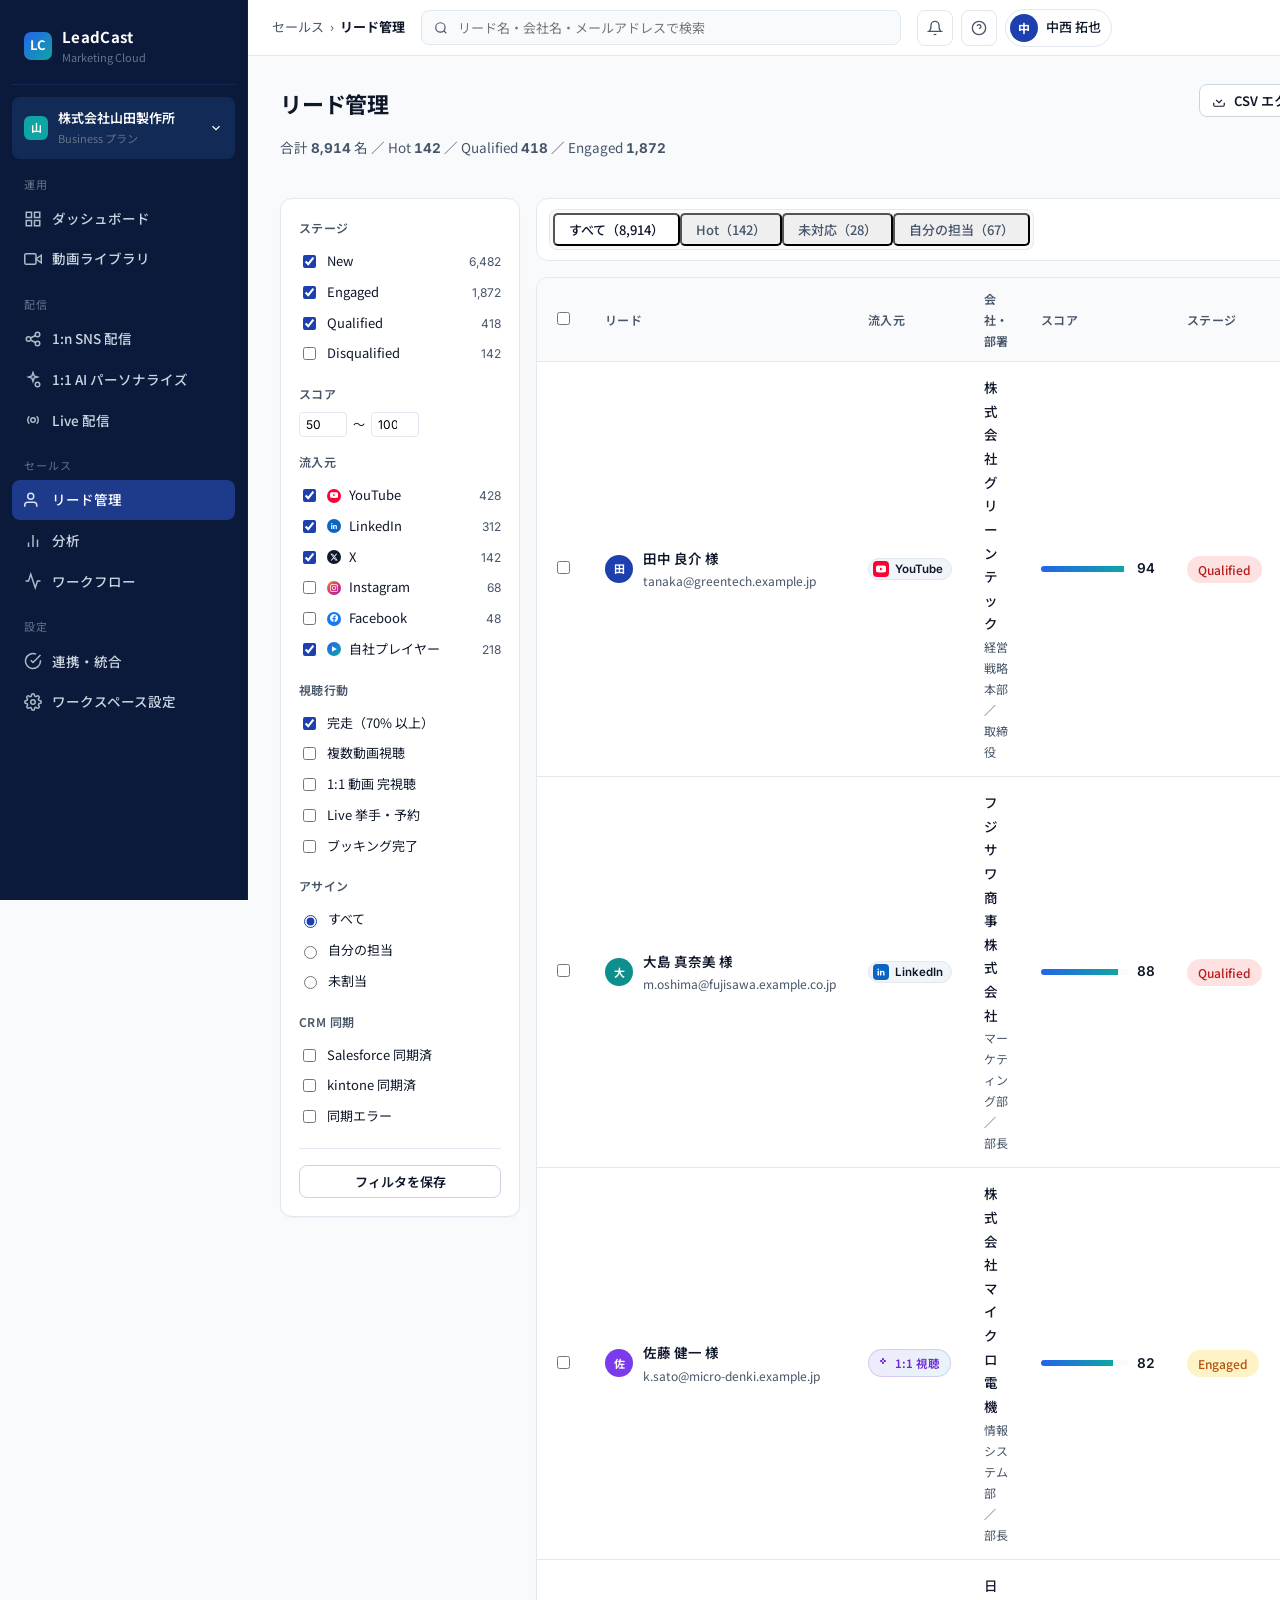
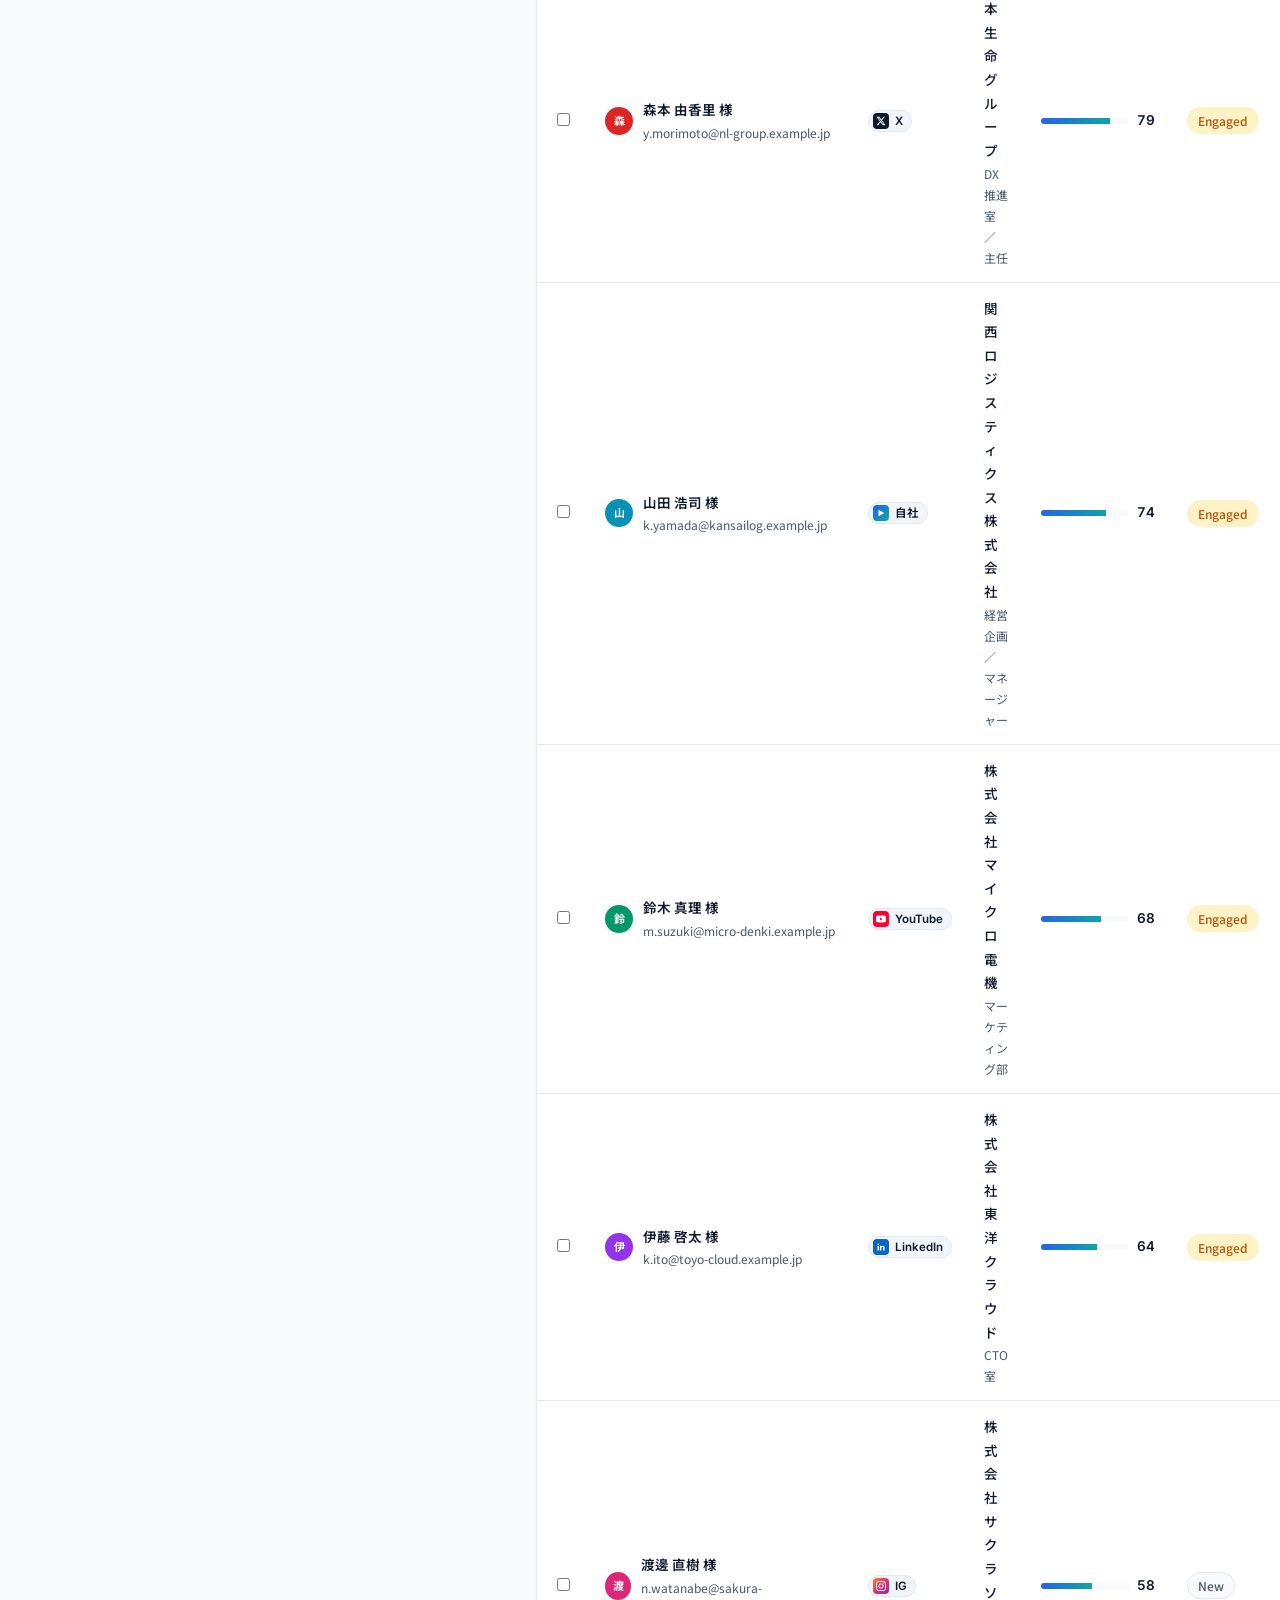
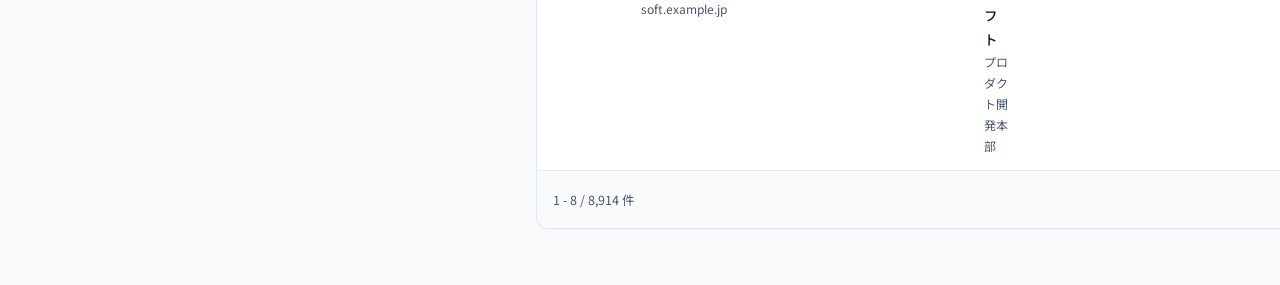
<file: site/leads.html>
<!doctype html>
<html lang="ja">
<head>
  <meta charset="utf-8" />
  <meta name="viewport" content="width=device-width, initial-scale=1" />
  <title>リード管理 ｜ LeadCast</title>
  <link rel="preconnect" href="https://fonts.googleapis.com">
  <link rel="preconnect" href="https://fonts.gstatic.com" crossorigin>
  <link href="https://fonts.googleapis.com/css2?family=Inter:wght@400;500;600;700;800&family=Noto+Sans+JP:wght@400;500;600;700;800&display=swap" rel="stylesheet">
  <link rel="stylesheet" href="assets/tokens.css">
</head>
<body>

<div class="app">
  <aside class="sidebar">
    <a class="brand" href="index.html">
      <span class="brand-mark">LC</span>
      <div>
        <div class="brand-name">LeadCast</div>
        <div class="brand-sub">Marketing Cloud</div>
      </div>
    </a>
    <div class="ws-switch">
      <span class="avatar">山</span>
      <div style="flex:1; min-width:0;">
        <div style="font-weight:600;">株式会社山田製作所</div>
        <div style="color:#64748B; font-size:11px;">Business プラン</div>
      </div>
      <svg width="14" height="14" viewBox="0 0 24 24" fill="none" stroke="currentColor" stroke-width="2"><polyline points="6 9 12 15 18 9"></polyline></svg>
    </div>

    <div class="nav-section">運用</div>
    <a class="nav-item" data-nav="dashboard.html" href="dashboard.html"><svg class="ico" viewBox="0 0 24 24" fill="none" stroke="currentColor" stroke-width="2"><rect x="3" y="3" width="7" height="7"></rect><rect x="14" y="3" width="7" height="7"></rect><rect x="14" y="14" width="7" height="7"></rect><rect x="3" y="14" width="7" height="7"></rect></svg>ダッシュボード</a>
    <a class="nav-item" data-nav="videos.html" href="videos.html"><svg class="ico" viewBox="0 0 24 24" fill="none" stroke="currentColor" stroke-width="2"><polygon points="23 7 16 12 23 17 23 7"></polygon><rect x="1" y="5" width="15" height="14" rx="2"></rect></svg>動画ライブラリ</a>

    <div class="nav-section">配信</div>
    <a class="nav-item" data-nav="distribution.html" href="distribution.html"><svg class="ico" viewBox="0 0 24 24" fill="none" stroke="currentColor" stroke-width="2"><circle cx="6" cy="12" r="3"/><circle cx="18" cy="6" r="3"/><circle cx="18" cy="18" r="3"/><line x1="8.6" y1="10.7" x2="15.4" y2="7.3"/><line x1="8.6" y1="13.3" x2="15.4" y2="16.7"/></svg>1:n SNS 配信</a>
    <a class="nav-item" data-nav="personalize.html" href="personalize.html"><svg class="ico" viewBox="0 0 24 24" fill="none" stroke="currentColor" stroke-width="2"><path d="M12 2l1.5 4.5L18 8l-4.5 1.5L12 14l-1.5-4.5L6 8l4.5-1.5z"/><circle cx="18" cy="18" r="3"/></svg>1:1 AI パーソナライズ</a>
    <a class="nav-item" data-nav="live.html" href="live.html"><svg class="ico" viewBox="0 0 24 24" fill="none" stroke="currentColor" stroke-width="2"><circle cx="12" cy="12" r="3"/><path d="M16.95 7.05a7 7 0 010 9.9M7.05 7.05a7 7 0 000 9.9"/></svg>Live 配信</a>

    <div class="nav-section">セールス</div>
    <a class="nav-item" data-nav="leads.html" href="leads.html"><svg class="ico" viewBox="0 0 24 24" fill="none" stroke="currentColor" stroke-width="2"><path d="M17 21v-2a4 4 0 0 0-4-4H5a4 4 0 0 0-4 4v2"></path><circle cx="9" cy="7" r="4"></circle></svg>リード管理</a>
    <a class="nav-item" data-nav="analytics.html" href="analytics.html"><svg class="ico" viewBox="0 0 24 24" fill="none" stroke="currentColor" stroke-width="2"><line x1="18" y1="20" x2="18" y2="10"></line><line x1="12" y1="20" x2="12" y2="4"></line><line x1="6" y1="20" x2="6" y2="14"></line></svg>分析</a>
    <a class="nav-item" href="#"><svg class="ico" viewBox="0 0 24 24" fill="none" stroke="currentColor" stroke-width="2"><polyline points="22 12 18 12 15 21 9 3 6 12 2 12"></polyline></svg>ワークフロー</a>

    <div class="nav-section">設定</div>
    <a class="nav-item" href="#"><svg class="ico" viewBox="0 0 24 24" fill="none" stroke="currentColor" stroke-width="2"><path d="M22 11.08V12a10 10 0 1 1-5.93-9.14"></path><polyline points="22 4 12 14.01 9 11.01"></polyline></svg>連携・統合</a>
    <a class="nav-item" href="#"><svg class="ico" viewBox="0 0 24 24" fill="none" stroke="currentColor" stroke-width="2"><circle cx="12" cy="12" r="3"></circle><path d="M19.4 15a1.65 1.65 0 0 0 .33 1.82l.06.06a2 2 0 0 1 0 2.83 2 2 0 0 1-2.83 0l-.06-.06a1.65 1.65 0 0 0-1.82-.33 1.65 1.65 0 0 0-1 1.51V21a2 2 0 0 1-4 0v-.09A1.65 1.65 0 0 0 9 19.4a1.65 1.65 0 0 0-1.82.33l-.06.06a2 2 0 0 1-2.83 0 2 2 0 0 1 0-2.83l.06-.06a1.65 1.65 0 0 0 .33-1.82 1.65 1.65 0 0 0-1.51-1H3a2 2 0 0 1 0-4h.09A1.65 1.65 0 0 0 4.6 9a1.65 1.65 0 0 0-.33-1.82l-.06-.06a2 2 0 1 1 2.83-2.83l.06.06a1.65 1.65 0 0 0 1.82.33H9a1.65 1.65 0 0 0 1-1.51V3a2 2 0 0 1 4 0v.09a1.65 1.65 0 0 0 1 1.51 1.65 1.65 0 0 0 1.82-.33l.06-.06a2 2 0 1 1 2.83 2.83l-.06.06a1.65 1.65 0 0 0-.33 1.82V9a1.65 1.65 0 0 0 1.51 1H21a2 2 0 0 1 0 4h-.09a1.65 1.65 0 0 0-1.51 1z"></path></svg>ワークスペース設定</a>
  </aside>

  <div>
    <header class="app-header">
      <div class="breadcrumb"><span>セールス</span><span>›</span><strong style="color:var(--color-text);">リード管理</strong></div>
      <div class="search">
        <svg width="14" height="14" viewBox="0 0 24 24" fill="none" stroke="currentColor" stroke-width="2"><circle cx="11" cy="11" r="8"></circle><line x1="21" y1="21" x2="16.65" y2="16.65"></line></svg>
        <input type="text" placeholder="リード名・会社名・メールアドレスで検索" />
      </div>
      <div class="header-actions">
        <button class="icon-btn"><svg width="16" height="16" viewBox="0 0 24 24" fill="none" stroke="currentColor" stroke-width="2"><path d="M18 8A6 6 0 0 0 6 8c0 7-3 9-3 9h18s-3-2-3-9"></path><path d="M13.73 21a2 2 0 0 1-3.46 0"></path></svg></button>
        <button class="icon-btn"><svg width="16" height="16" viewBox="0 0 24 24" fill="none" stroke="currentColor" stroke-width="2"><circle cx="12" cy="12" r="10"></circle><path d="M9.09 9a3 3 0 0 1 5.83 1c0 2-3 3-3 3"></path><line x1="12" y1="17" x2="12.01" y2="17"></line></svg></button>
        <div class="user-chip"><span class="avatar">中</span><span class="name">中西 拓也</span></div>
      </div>
    </header>

    <main class="workarea">
      <div class="page-head">
        <div>
          <h1>リード管理</h1>
          <p class="desc">合計 <b class="tabular">8,914</b> 名 ／ Hot <b class="tabular">142</b> ／ Qualified <b class="tabular">418</b> ／ Engaged <b class="tabular">1,872</b></p>
        </div>
        <div style="display:flex; gap:8px;">
          <button class="btn btn-outline btn-sm">
            <svg width="14" height="14" viewBox="0 0 24 24" fill="none" stroke="currentColor" stroke-width="2"><path d="M21 15v4a2 2 0 0 1-2 2H5a2 2 0 0 1-2-2v-4"></path><polyline points="7 10 12 15 17 10"></polyline></svg>
            CSV エクスポート
          </button>
          <button class="btn btn-outline btn-sm">
            <svg width="14" height="14" viewBox="0 0 24 24" fill="none" stroke="currentColor" stroke-width="2"><path d="M21 15v4a2 2 0 0 1-2 2H5a2 2 0 0 1-2-2v-4"></path><polyline points="17 8 12 3 7 8"></polyline></svg>
            インポート
          </button>
          <button class="btn btn-primary btn-sm">
            <svg width="14" height="14" viewBox="0 0 24 24" fill="none" stroke="currentColor" stroke-width="2"><line x1="12" y1="5" x2="12" y2="19"></line><line x1="5" y1="12" x2="19" y2="12"></line></svg>
            セグメント作成
          </button>
        </div>
      </div>

      <div class="with-filters">
        <!-- FILTERS -->
        <aside class="card filter-card">
          <h4>ステージ</h4>
          <label><input type="checkbox" checked> New <span class="muted" style="margin-left:auto; font-family:var(--font-en); font-size:12px;">6,482</span></label>
          <label><input type="checkbox" checked> Engaged <span class="muted" style="margin-left:auto; font-family:var(--font-en); font-size:12px;">1,872</span></label>
          <label><input type="checkbox" checked> Qualified <span class="muted" style="margin-left:auto; font-family:var(--font-en); font-size:12px;">418</span></label>
          <label><input type="checkbox"> Disqualified <span class="muted" style="margin-left:auto; font-family:var(--font-en); font-size:12px;">142</span></label>

          <h4>スコア</h4>
          <div class="range">
            <input type="number" value="50" style="width:48px; padding:4px 6px; border:1px solid var(--color-border); border-radius:4px;">
            <span>〜</span>
            <input type="number" value="100" style="width:48px; padding:4px 6px; border:1px solid var(--color-border); border-radius:4px;">
          </div>

          <h4>流入元</h4>
          <label><input type="checkbox" checked> <span class="ch-dot youtube" data-channel="youtube" style="width:14px; height:14px; border:0;"></span> YouTube <span class="muted" style="margin-left:auto; font-family:var(--font-en); font-size:12px;">428</span></label>
          <label><input type="checkbox" checked> <span class="ch-dot linkedin" data-channel="linkedin" style="width:14px; height:14px; border:0;"></span> LinkedIn <span class="muted" style="margin-left:auto; font-family:var(--font-en); font-size:12px;">312</span></label>
          <label><input type="checkbox" checked> <span class="ch-dot x" data-channel="x" style="width:14px; height:14px; border:0;"></span> X <span class="muted" style="margin-left:auto; font-family:var(--font-en); font-size:12px;">142</span></label>
          <label><input type="checkbox"> <span class="ch-dot instagram" data-channel="instagram" style="width:14px; height:14px; border:0;"></span> Instagram <span class="muted" style="margin-left:auto; font-family:var(--font-en); font-size:12px;">68</span></label>
          <label><input type="checkbox"> <span class="ch-dot facebook" data-channel="facebook" style="width:14px; height:14px; border:0;"></span> Facebook <span class="muted" style="margin-left:auto; font-family:var(--font-en); font-size:12px;">48</span></label>
          <label><input type="checkbox" checked> <span class="ch-dot leadcast" data-channel="leadcast" style="width:14px; height:14px; border:0;"></span> 自社プレイヤー <span class="muted" style="margin-left:auto; font-family:var(--font-en); font-size:12px;">218</span></label>

          <h4>視聴行動</h4>
          <label><input type="checkbox" checked> 完走（70% 以上）</label>
          <label><input type="checkbox"> 複数動画視聴</label>
          <label><input type="checkbox"> 1:1 動画 完視聴</label>
          <label><input type="checkbox"> Live 挙手・予約</label>
          <label><input type="checkbox"> ブッキング完了</label>

          <h4>アサイン</h4>
          <label><input type="radio" name="assigned" checked> すべて</label>
          <label><input type="radio" name="assigned"> 自分の担当</label>
          <label><input type="radio" name="assigned"> 未割当</label>

          <h4>CRM 同期</h4>
          <label><input type="checkbox"> Salesforce 同期済</label>
          <label><input type="checkbox"> kintone 同期済</label>
          <label><input type="checkbox"> 同期エラー</label>

          <div class="divider"></div>
          <button class="btn btn-outline btn-sm" style="width:100%;">フィルタを保存</button>
        </aside>

        <!-- TABLE -->
        <div>
          <div class="toolbar">
            <div class="toolbar-group">
              <div class="tabs">
                <button class="tab active">すべて（8,914）</button>
                <button class="tab">Hot（142）</button>
                <button class="tab">未対応（28）</button>
                <button class="tab">自分の担当（67）</button>
              </div>
            </div>
            <div class="toolbar-group">
              <span class="muted" style="font-size:13px;">並び順：</span>
              <div class="input">
                <span>スコア（高 → 低）</span>
                <svg width="12" height="12" viewBox="0 0 24 24" fill="none" stroke="currentColor" stroke-width="2"><polyline points="6 9 12 15 18 9"></polyline></svg>
              </div>
            </div>
          </div>

          <div class="card" style="padding:0; overflow:hidden;">
            <table class="table">
              <thead>
                <tr>
                  <th style="width:40px;"><input type="checkbox" aria-label="すべて選択"></th>
                  <th>リード</th>
                  <th>流入元</th>
                  <th>会社・部署</th>
                  <th>スコア</th>
                  <th>ステージ</th>
                  <th>最終アクティビティ</th>
                  <th>担当</th>
                  <th>CRM</th>
                  <th></th>
                </tr>
              </thead>
              <tbody>
                <tr>
                  <td><input type="checkbox"></td>
                  <td>
                    <div class="avatar-row">
                      <span class="avatar-sm">田</span>
                      <div>
                        <div style="font-weight:600;">田中 良介 様</div>
                        <div class="muted" style="font-size:12px;">tanaka@greentech.example.jp</div>
                      </div>
                    </div>
                  </td>
                  <td><span class="ch-chip ch-youtube" data-channel="youtube"><span class="ch-ico"></span>YouTube</span></td>
                  <td><div style="font-weight:500;">株式会社グリーンテック</div><div class="muted" style="font-size:12px;">経営戦略本部 ／ 取締役</div></td>
                  <td><div class="score"><div class="score-bar"><span style="width:94%"></span></div><span class="score-num">94</span></div></td>
                  <td><span class="badge badge-danger">Qualified</span></td>
                  <td><div style="font-size:13px;">1:1 動画完視聴 → 商談予約</div><div class="muted" style="font-size:11.5px;">3 分前</div></td>
                  <td><div class="avatar-row"><span class="avatar-sm" style="background:#0EA5A4;">高</span><span style="font-size:12.5px;">高橋</span></div></td>
                  <td><span class="badge badge-success">SF 同期済</span></td>
                  <td><button class="btn btn-ghost btn-sm">詳細</button></td>
                </tr>
                <tr>
                  <td><input type="checkbox"></td>
                  <td>
                    <div class="avatar-row">
                      <span class="avatar-sm" style="background:var(--color-accent-600);">大</span>
                      <div>
                        <div style="font-weight:600;">大島 真奈美 様</div>
                        <div class="muted" style="font-size:12px;">m.oshima@fujisawa.example.co.jp</div>
                      </div>
                    </div>
                  </td>
                  <td><span class="ch-chip ch-linkedin" data-channel="linkedin"><span class="ch-ico"></span>LinkedIn</span></td>
                  <td><div style="font-weight:500;">フジサワ商事 株式会社</div><div class="muted" style="font-size:12px;">マーケティング部 ／ 部長</div></td>
                  <td><div class="score"><div class="score-bar"><span style="width:88%"></span></div><span class="score-num">88</span></div></td>
                  <td><span class="badge badge-danger">Qualified</span></td>
                  <td><div style="font-size:13px;">商談予約完了（5/15 14:00）</div><div class="muted" style="font-size:11.5px;">32 分前</div></td>
                  <td><div class="avatar-row"><span class="avatar-sm" style="background:#0EA5A4;">高</span><span style="font-size:12.5px;">高橋</span></div></td>
                  <td><span class="badge badge-success">kintone</span></td>
                  <td><button class="btn btn-ghost btn-sm">詳細</button></td>
                </tr>
                <tr>
                  <td><input type="checkbox"></td>
                  <td>
                    <div class="avatar-row">
                      <span class="avatar-sm" style="background:#7C3AED;">佐</span>
                      <div>
                        <div style="font-weight:600;">佐藤 健一 様</div>
                        <div class="muted" style="font-size:12px;">k.sato@micro-denki.example.jp</div>
                      </div>
                    </div>
                  </td>
                  <td><span class="ai-badge"><svg viewBox="0 0 24 24" fill="none" stroke="currentColor" stroke-width="2"><path d="M12 2l1.5 4.5L18 8l-4.5 1.5L12 14l-1.5-4.5L6 8l4.5-1.5z"/></svg>1:1 視聴</span></td>
                  <td><div style="font-weight:500;">株式会社マイクロ電機</div><div class="muted" style="font-size:12px;">情報システム部 ／ 部長</div></td>
                  <td><div class="score"><div class="score-bar"><span style="width:82%"></span></div><span class="score-num">82</span></div></td>
                  <td><span class="badge badge-warning">Engaged</span></td>
                  <td><div style="font-size:13px;">1:1 動画「セキュリティ要件」を 3 回視聴</div><div class="muted" style="font-size:11.5px;">14 分前</div></td>
                  <td><div class="muted" style="font-size:12.5px;">未割当</div></td>
                  <td><span class="badge badge-success">SF 同期済</span></td>
                  <td><button class="btn btn-ghost btn-sm">詳細</button></td>
                </tr>
                <tr>
                  <td><input type="checkbox"></td>
                  <td>
                    <div class="avatar-row">
                      <span class="avatar-sm" style="background:#DC2626;">森</span>
                      <div>
                        <div style="font-weight:600;">森本 由香里 様</div>
                        <div class="muted" style="font-size:12px;">y.morimoto@nl-group.example.jp</div>
                      </div>
                    </div>
                  </td>
                  <td><span class="ch-chip ch-x" data-channel="x"><span class="ch-ico"></span>X</span></td>
                  <td><div style="font-weight:500;">日本生命グループ</div><div class="muted" style="font-size:12px;">DX 推進室 ／ 主任</div></td>
                  <td><div class="score"><div class="score-bar"><span style="width:79%"></span></div><span class="score-num">79</span></div></td>
                  <td><span class="badge badge-warning">Engaged</span></td>
                  <td><div style="font-size:13px;">Live 挙手 2 回 / 金融事例 3 回視聴</div><div class="muted" style="font-size:11.5px;">3 時間前</div></td>
                  <td><div class="avatar-row"><span class="avatar-sm" style="background:#7C3AED;">小</span><span style="font-size:12.5px;">小林</span></div></td>
                  <td><span class="badge badge-warning">同期エラー</span></td>
                  <td><button class="btn btn-ghost btn-sm">詳細</button></td>
                </tr>
                <tr>
                  <td><input type="checkbox"></td>
                  <td>
                    <div class="avatar-row">
                      <span class="avatar-sm" style="background:#0891B2;">山</span>
                      <div>
                        <div style="font-weight:600;">山田 浩司 様</div>
                        <div class="muted" style="font-size:12px;">k.yamada@kansailog.example.jp</div>
                      </div>
                    </div>
                  </td>
                  <td><span class="ch-chip ch-leadcast" data-channel="leadcast"><span class="ch-ico"></span>自社</span></td>
                  <td><div style="font-weight:500;">関西ロジスティクス 株式会社</div><div class="muted" style="font-size:12px;">経営企画 ／ マネージャー</div></td>
                  <td><div class="score"><div class="score-bar"><span style="width:74%"></span></div><span class="score-num">74</span></div></td>
                  <td><span class="badge badge-warning">Engaged</span></td>
                  <td><div style="font-size:13px;">資料請求フォーム送信 ／ 1:1 動画リクエスト</div><div class="muted" style="font-size:11.5px;">5 時間前</div></td>
                  <td><div class="avatar-row"><span class="avatar-sm">中</span><span style="font-size:12.5px;">中西</span></div></td>
                  <td><span class="badge badge-success">SF 同期済</span></td>
                  <td><button class="btn btn-ghost btn-sm">詳細</button></td>
                </tr>
                <tr>
                  <td><input type="checkbox"></td>
                  <td>
                    <div class="avatar-row">
                      <span class="avatar-sm" style="background:#059669;">鈴</span>
                      <div>
                        <div style="font-weight:600;">鈴木 真理 様</div>
                        <div class="muted" style="font-size:12px;">m.suzuki@micro-denki.example.jp</div>
                      </div>
                    </div>
                  </td>
                  <td><span class="ch-chip ch-youtube" data-channel="youtube"><span class="ch-ico"></span>YouTube</span></td>
                  <td><div style="font-weight:500;">株式会社マイクロ電機</div><div class="muted" style="font-size:12px;">マーケティング部</div></td>
                  <td><div class="score"><div class="score-bar"><span style="width:68%"></span></div><span class="score-num">68</span></div></td>
                  <td><span class="badge badge-warning">Engaged</span></td>
                  <td><div style="font-size:13px;">Pricing 動画を完走</div><div class="muted" style="font-size:11.5px;">15 分前</div></td>
                  <td><div class="muted" style="font-size:12.5px;">未割当</div></td>
                  <td><span class="badge badge-success">SF 同期済</span></td>
                  <td><button class="btn btn-ghost btn-sm">詳細</button></td>
                </tr>
                <tr>
                  <td><input type="checkbox"></td>
                  <td>
                    <div class="avatar-row">
                      <span class="avatar-sm" style="background:#9333EA;">伊</span>
                      <div>
                        <div style="font-weight:600;">伊藤 啓太 様</div>
                        <div class="muted" style="font-size:12px;">k.ito@toyo-cloud.example.jp</div>
                      </div>
                    </div>
                  </td>
                  <td><span class="ch-chip ch-linkedin" data-channel="linkedin"><span class="ch-ico"></span>LinkedIn</span></td>
                  <td><div style="font-weight:500;">株式会社東洋クラウド</div><div class="muted" style="font-size:12px;">CTO 室</div></td>
                  <td><div class="score"><div class="score-bar"><span style="width:64%"></span></div><span class="score-num">64</span></div></td>
                  <td><span class="badge badge-warning">Engaged</span></td>
                  <td><div style="font-size:13px;">VQL に昇格 / Live 登録済</div><div class="muted" style="font-size:11.5px;">2 時間前</div></td>
                  <td><div class="avatar-row"><span class="avatar-sm" style="background:#0EA5A4;">高</span><span style="font-size:12.5px;">高橋</span></div></td>
                  <td><span class="badge badge-success">kintone</span></td>
                  <td><button class="btn btn-ghost btn-sm">詳細</button></td>
                </tr>
                <tr>
                  <td><input type="checkbox"></td>
                  <td>
                    <div class="avatar-row">
                      <span class="avatar-sm" style="background:#DB2777;">渡</span>
                      <div>
                        <div style="font-weight:600;">渡邊 直樹 様</div>
                        <div class="muted" style="font-size:12px;">n.watanabe@sakura-soft.example.jp</div>
                      </div>
                    </div>
                  </td>
                  <td><span class="ch-chip ch-instagram" data-channel="instagram"><span class="ch-ico"></span>IG</span></td>
                  <td><div style="font-weight:500;">株式会社サクラソフト</div><div class="muted" style="font-size:12px;">プロダクト開発本部</div></td>
                  <td><div class="score"><div class="score-bar"><span style="width:58%"></span></div><span class="score-num">58</span></div></td>
                  <td><span class="badge">New</span></td>
                  <td><div style="font-size:13px;">Reels から流入 → メールゲート通過</div><div class="muted" style="font-size:11.5px;">1 日前</div></td>
                  <td><div class="muted" style="font-size:12.5px;">未割当</div></td>
                  <td><span class="muted" style="font-size:12px;">未同期</span></td>
                  <td><button class="btn btn-ghost btn-sm">詳細</button></td>
                </tr>
              </tbody>
            </table>
            <div style="display:flex; justify-content:space-between; align-items:center; padding:12px 16px; border-top:1px solid var(--color-border); background:var(--color-bg);">
              <span class="muted" style="font-size:12.5px;">1 - 8 / 8,914 件</span>
              <div style="display:flex; gap:4px;">
                <button class="btn btn-outline btn-sm" disabled>前へ</button>
                <button class="btn btn-outline btn-sm">次へ</button>
              </div>
            </div>
          </div>
        </div>
      </div>

    </main>
  </div>
</div>

<script src="assets/app.js"></script>
</body>
</html>
</file>
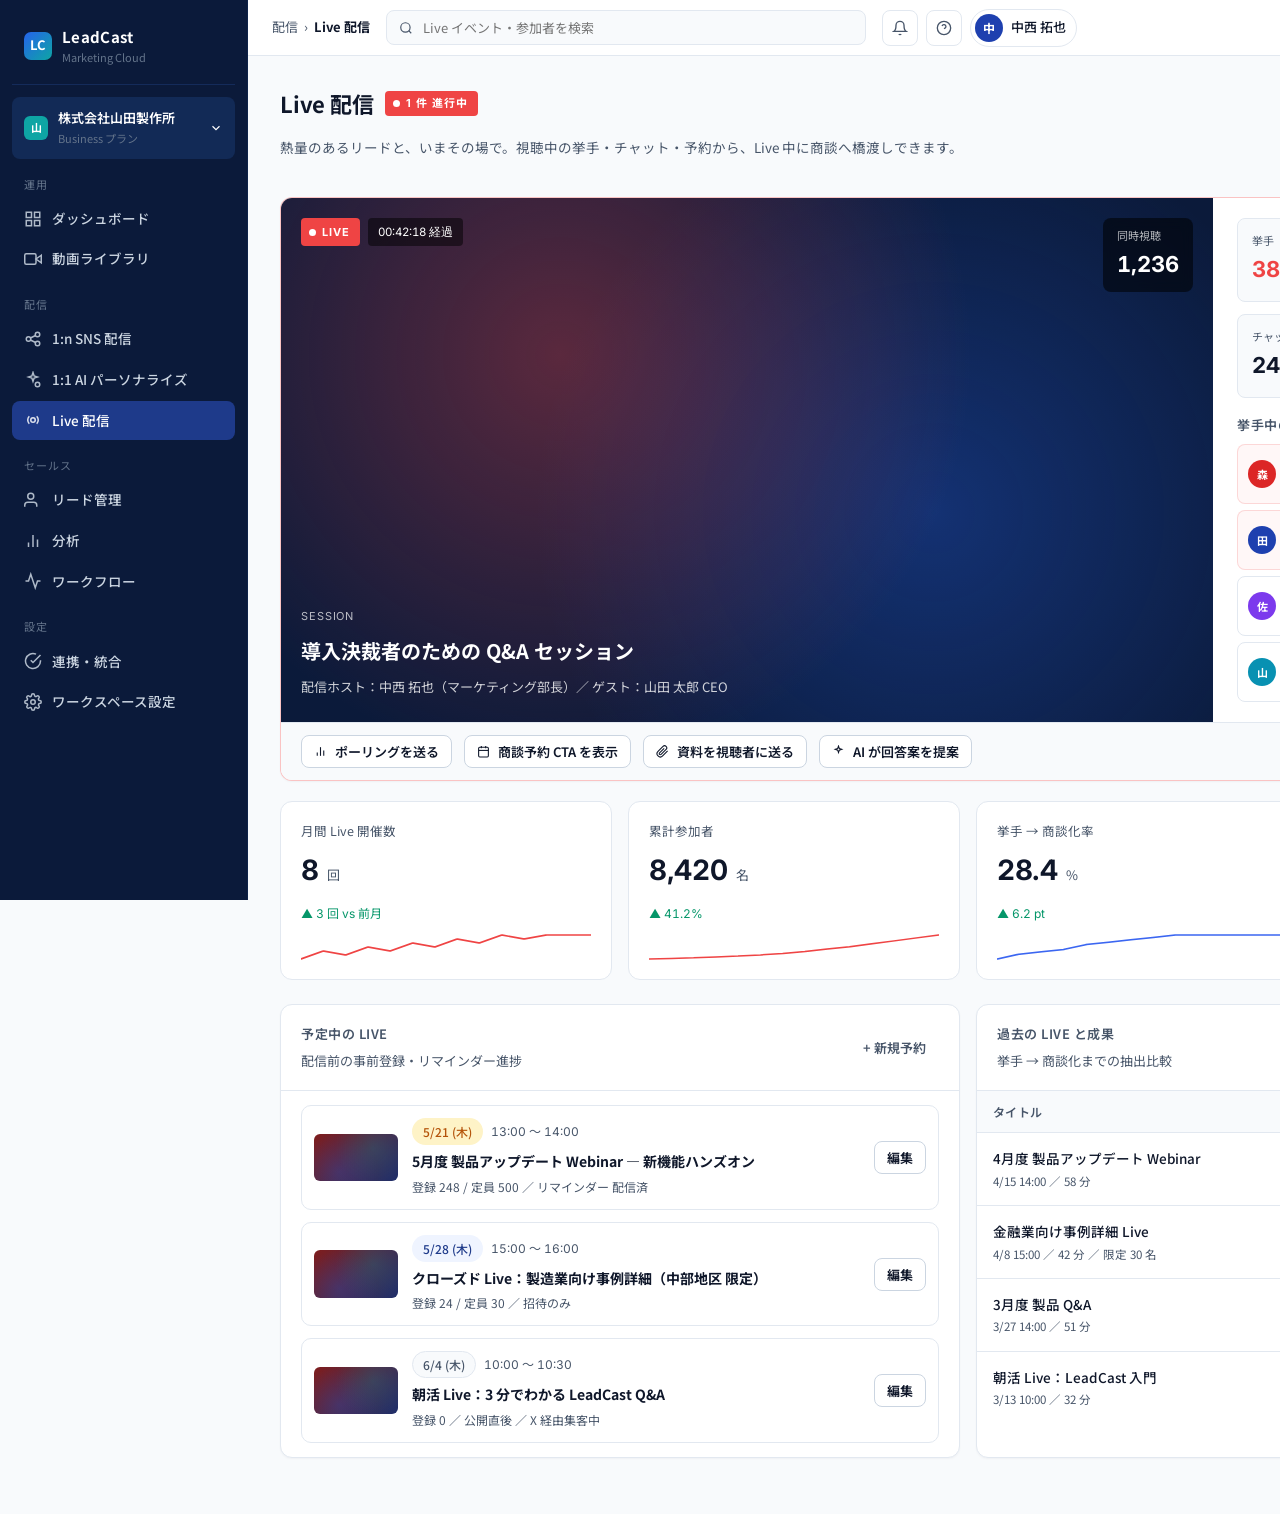
<file: site/live.html>
<!doctype html>
<html lang="ja">
<head>
  <meta charset="utf-8" />
  <meta name="viewport" content="width=device-width, initial-scale=1" />
  <title>Live 配信 ｜ LeadCast</title>
  <link rel="preconnect" href="https://fonts.googleapis.com">
  <link rel="preconnect" href="https://fonts.gstatic.com" crossorigin>
  <link href="https://fonts.googleapis.com/css2?family=Inter:wght@400;500;600;700;800&family=Noto+Sans+JP:wght@400;500;600;700;800&display=swap" rel="stylesheet">
  <link rel="stylesheet" href="assets/tokens.css">
</head>
<body>

<div class="app">
  <aside class="sidebar">
    <a class="brand" href="index.html">
      <span class="brand-mark">LC</span>
      <div><div class="brand-name">LeadCast</div><div class="brand-sub">Marketing Cloud</div></div>
    </a>
    <div class="ws-switch">
      <span class="avatar">山</span>
      <div style="flex:1; min-width:0;"><div style="font-weight:600;">株式会社山田製作所</div><div style="color:#64748B; font-size:11px;">Business プラン</div></div>
      <svg width="14" height="14" viewBox="0 0 24 24" fill="none" stroke="currentColor" stroke-width="2"><polyline points="6 9 12 15 18 9"></polyline></svg>
    </div>

    <div class="nav-section">運用</div>
    <a class="nav-item" data-nav="dashboard.html" href="dashboard.html"><svg class="ico" viewBox="0 0 24 24" fill="none" stroke="currentColor" stroke-width="2"><rect x="3" y="3" width="7" height="7"></rect><rect x="14" y="3" width="7" height="7"></rect><rect x="14" y="14" width="7" height="7"></rect><rect x="3" y="14" width="7" height="7"></rect></svg>ダッシュボード</a>
    <a class="nav-item" data-nav="videos.html" href="videos.html"><svg class="ico" viewBox="0 0 24 24" fill="none" stroke="currentColor" stroke-width="2"><polygon points="23 7 16 12 23 17 23 7"></polygon><rect x="1" y="5" width="15" height="14" rx="2"></rect></svg>動画ライブラリ</a>

    <div class="nav-section">配信</div>
    <a class="nav-item" data-nav="distribution.html" href="distribution.html"><svg class="ico" viewBox="0 0 24 24" fill="none" stroke="currentColor" stroke-width="2"><circle cx="6" cy="12" r="3"/><circle cx="18" cy="6" r="3"/><circle cx="18" cy="18" r="3"/><line x1="8.6" y1="10.7" x2="15.4" y2="7.3"/><line x1="8.6" y1="13.3" x2="15.4" y2="16.7"/></svg>1:n SNS 配信</a>
    <a class="nav-item" data-nav="personalize.html" href="personalize.html"><svg class="ico" viewBox="0 0 24 24" fill="none" stroke="currentColor" stroke-width="2"><path d="M12 2l1.5 4.5L18 8l-4.5 1.5L12 14l-1.5-4.5L6 8l4.5-1.5z"/><circle cx="18" cy="18" r="3"/></svg>1:1 AI パーソナライズ</a>
    <a class="nav-item" data-nav="live.html" href="live.html"><svg class="ico" viewBox="0 0 24 24" fill="none" stroke="currentColor" stroke-width="2"><circle cx="12" cy="12" r="3"/><path d="M16.95 7.05a7 7 0 010 9.9M7.05 7.05a7 7 0 000 9.9"/></svg>Live 配信</a>

    <div class="nav-section">セールス</div>
    <a class="nav-item" data-nav="leads.html" href="leads.html"><svg class="ico" viewBox="0 0 24 24" fill="none" stroke="currentColor" stroke-width="2"><path d="M17 21v-2a4 4 0 0 0-4-4H5a4 4 0 0 0-4 4v2"></path><circle cx="9" cy="7" r="4"></circle></svg>リード管理</a>
    <a class="nav-item" data-nav="analytics.html" href="analytics.html"><svg class="ico" viewBox="0 0 24 24" fill="none" stroke="currentColor" stroke-width="2"><line x1="18" y1="20" x2="18" y2="10"></line><line x1="12" y1="20" x2="12" y2="4"></line><line x1="6" y1="20" x2="6" y2="14"></line></svg>分析</a>
    <a class="nav-item" href="#"><svg class="ico" viewBox="0 0 24 24" fill="none" stroke="currentColor" stroke-width="2"><polyline points="22 12 18 12 15 21 9 3 6 12 2 12"></polyline></svg>ワークフロー</a>

    <div class="nav-section">設定</div>
    <a class="nav-item" href="#"><svg class="ico" viewBox="0 0 24 24" fill="none" stroke="currentColor" stroke-width="2"><path d="M22 11.08V12a10 10 0 1 1-5.93-9.14"></path><polyline points="22 4 12 14.01 9 11.01"></polyline></svg>連携・統合</a>
    <a class="nav-item" href="#"><svg class="ico" viewBox="0 0 24 24" fill="none" stroke="currentColor" stroke-width="2"><circle cx="12" cy="12" r="3"></circle><path d="M19.4 15a1.65 1.65 0 0 0 .33 1.82l.06.06a2 2 0 0 1 0 2.83 2 2 0 0 1-2.83 0l-.06-.06a1.65 1.65 0 0 0-1.82-.33 1.65 1.65 0 0 0-1 1.51V21a2 2 0 0 1-4 0v-.09A1.65 1.65 0 0 0 9 19.4a1.65 1.65 0 0 0-1.82.33l-.06.06a2 2 0 0 1-2.83 0 2 2 0 0 1 0-2.83l.06-.06a1.65 1.65 0 0 0 .33-1.82 1.65 1.65 0 0 0-1.51-1H3a2 2 0 0 1 0-4h.09A1.65 1.65 0 0 0 4.6 9a1.65 1.65 0 0 0-.33-1.82l-.06-.06a2 2 0 1 1 2.83-2.83l.06.06a1.65 1.65 0 0 0 1.82.33H9a1.65 1.65 0 0 0 1-1.51V3a2 2 0 0 1 4 0v.09a1.65 1.65 0 0 0 1 1.51 1.65 1.65 0 0 0 1.82-.33l.06-.06a2 2 0 1 1 2.83 2.83l-.06.06a1.65 1.65 0 0 0-.33 1.82V9a1.65 1.65 0 0 0 1.51 1H21a2 2 0 0 1 0 4h-.09a1.65 1.65 0 0 0-1.51 1z"></path></svg>ワークスペース設定</a>
  </aside>

  <div>
    <header class="app-header">
      <div class="breadcrumb"><span>配信</span><span>›</span><strong style="color:var(--color-text);">Live 配信</strong></div>
      <div class="search">
        <svg width="14" height="14" viewBox="0 0 24 24" fill="none" stroke="currentColor" stroke-width="2"><circle cx="11" cy="11" r="8"></circle><line x1="21" y1="21" x2="16.65" y2="16.65"></line></svg>
        <input type="text" placeholder="Live イベント・参加者を検索" />
      </div>
      <div class="header-actions">
        <button class="icon-btn"><svg width="16" height="16" viewBox="0 0 24 24" fill="none" stroke="currentColor" stroke-width="2"><path d="M18 8A6 6 0 0 0 6 8c0 7-3 9-3 9h18s-3-2-3-9"></path><path d="M13.73 21a2 2 0 0 1-3.46 0"></path></svg></button>
        <button class="icon-btn"><svg width="16" height="16" viewBox="0 0 24 24" fill="none" stroke="currentColor" stroke-width="2"><circle cx="12" cy="12" r="10"></circle><path d="M9.09 9a3 3 0 0 1 5.83 1c0 2-3 3-3 3"></path><line x1="12" y1="17" x2="12.01" y2="17"></line></svg></button>
        <div class="user-chip"><span class="avatar">中</span><span class="name">中西 拓也</span></div>
      </div>
    </header>

    <main class="workarea">
      <div class="page-head">
        <div>
          <h1 style="display:flex; align-items:center; gap:12px;">Live 配信 <span class="live-pill"><span class="live-dot"></span>1 件 進行中</span></h1>
          <p class="desc">熱量のあるリードと、いまその場で。視聴中の挙手・チャット・予約から、Live 中に商談へ橋渡しできます。</p>
        </div>
        <div style="display:flex; gap:8px;">
          <button class="btn btn-outline btn-sm">録画を見る</button>
          <button class="btn btn-primary btn-sm" style="background:var(--live-red); border:0;">
            <svg width="14" height="14" viewBox="0 0 24 24" fill="none" stroke="currentColor" stroke-width="2"><circle cx="12" cy="12" r="3"/><path d="M16.95 7.05a7 7 0 010 9.9M7.05 7.05a7 7 0 000 9.9"/></svg>
            新しい Live を開始
          </button>
        </div>
      </div>

      <!-- LIVE NOW console -->
      <section class="card" style="margin-bottom:20px; overflow:hidden; border-color:rgba(239,68,68,.32);">
        <div style="display:grid; grid-template-columns: 1.4fr 1fr; gap:0;">
          <!-- Live preview -->
          <div style="position:relative; aspect-ratio:16/9; background: radial-gradient(circle at 30% 30%, rgba(239,68,68,.35), transparent 55%), radial-gradient(circle at 70% 60%, rgba(37,99,235,.32), transparent 55%), #0B1A3A;">
            <div style="position:absolute; left:20px; top:20px; display:flex; gap:8px;">
              <span class="live-pill"><span class="live-dot"></span>LIVE</span>
              <span style="padding:4px 10px; background:rgba(0,0,0,.5); color:#fff; border-radius:4px; font-size:11.5px; font-family:Inter; font-variant-numeric:tabular-nums;">00:42:18 経過</span>
            </div>
            <div style="position:absolute; left:20px; bottom:24px; right:20px; color:#fff;">
              <small style="opacity:.7; letter-spacing:.08em; text-transform:uppercase; font-size:11px; font-family:Inter;">SESSION</small>
              <h3 style="font-size:20px; margin:6px 0 0; font-weight:700;">導入決裁者のための Q&A セッション</h3>
              <div style="margin-top:8px; font-size:13px; opacity:.8;">配信ホスト：中西 拓也（マーケティング部長）／ ゲスト：山田 太郎 CEO</div>
            </div>
            <div style="position:absolute; right:20px; top:20px; padding:8px 14px; background:rgba(0,0,0,.55); color:#fff; border-radius:8px; backdrop-filter:blur(6px);">
              <div style="font-size:11px; opacity:.7;">同時視聴</div>
              <div style="font-family:Inter; font-variant-numeric:tabular-nums; font-size:22px; font-weight:700;" data-live-count="1284">1,284</div>
            </div>
          </div>

          <!-- Live side metrics -->
          <div style="padding:20px 24px; display:flex; flex-direction:column;">
            <div style="display:grid; grid-template-columns:1fr 1fr; gap:12px; margin-bottom:16px;">
              <div style="padding:12px 14px; background:var(--color-bg); border-radius:8px; border:1px solid var(--color-border);">
                <div style="font-size:11px; color:var(--color-text-muted);">挙手</div>
                <div style="font-family:Inter; font-variant-numeric:tabular-nums; font-size:22px; font-weight:700; color:var(--live-red);">38</div>
              </div>
              <div style="padding:12px 14px; background:var(--color-bg); border-radius:8px; border:1px solid var(--color-border);">
                <div style="font-size:11px; color:var(--color-text-muted);">商談予約クリック</div>
                <div style="font-family:Inter; font-variant-numeric:tabular-nums; font-size:22px; font-weight:700; color:var(--color-primary-800);">38</div>
              </div>
              <div style="padding:12px 14px; background:var(--color-bg); border-radius:8px; border:1px solid var(--color-border);">
                <div style="font-size:11px; color:var(--color-text-muted);">チャット数</div>
                <div style="font-family:Inter; font-variant-numeric:tabular-nums; font-size:22px; font-weight:700;" data-comment-count>248</div>
              </div>
              <div style="padding:12px 14px; background:var(--color-bg); border-radius:8px; border:1px solid var(--color-border);">
                <div style="font-size:11px; color:var(--color-text-muted);">リアクション</div>
                <div style="font-family:Inter; font-variant-numeric:tabular-nums; font-size:22px; font-weight:700; color:var(--color-accent-600);">1,824</div>
              </div>
            </div>

            <p class="section-title" style="margin-bottom:8px;">挙手中のリード（最近）</p>
            <div style="overflow-y:auto; flex:1;">
              <div style="padding:8px 10px; border-radius:8px; border:1px solid rgba(239,68,68,.18); background:rgba(239,68,68,.04); margin-bottom:6px; display:flex; align-items:center; gap:10px;">
                <span class="avatar-sm" style="background:#DC2626;">森</span>
                <div style="flex:1;">
                  <div style="font-size:13px; font-weight:600;">森本 由香里 様</div>
                  <div class="muted" style="font-size:11px;">日本生命グループ ／ スコア 79</div>
                </div>
                <button class="btn btn-primary btn-sm" style="padding:4px 10px;">話す</button>
              </div>
              <div style="padding:8px 10px; border-radius:8px; border:1px solid rgba(239,68,68,.18); background:rgba(239,68,68,.04); margin-bottom:6px; display:flex; align-items:center; gap:10px;">
                <span class="avatar-sm">田</span>
                <div style="flex:1;">
                  <div style="font-size:13px; font-weight:600;">田中 良介 様</div>
                  <div class="muted" style="font-size:11px;">グリーンテック ／ スコア 94</div>
                </div>
                <button class="btn btn-primary btn-sm" style="padding:4px 10px;">話す</button>
              </div>
              <div style="padding:8px 10px; border-radius:8px; border:1px solid var(--color-border); margin-bottom:6px; display:flex; align-items:center; gap:10px;">
                <span class="avatar-sm" style="background:#7C3AED;">佐</span>
                <div style="flex:1;">
                  <div style="font-size:13px; font-weight:600;">佐藤 健一 様</div>
                  <div class="muted" style="font-size:11px;">マイクロ電機 ／ スコア 82</div>
                </div>
                <button class="btn btn-outline btn-sm" style="padding:4px 10px;">話す</button>
              </div>
              <div style="padding:8px 10px; border-radius:8px; border:1px solid var(--color-border); display:flex; align-items:center; gap:10px;">
                <span class="avatar-sm" style="background:#0891B2;">山</span>
                <div style="flex:1;">
                  <div style="font-size:13px; font-weight:600;">山田 浩司 様</div>
                  <div class="muted" style="font-size:11px;">関西ロジスティクス ／ スコア 74</div>
                </div>
                <button class="btn btn-outline btn-sm" style="padding:4px 10px;">話す</button>
              </div>
            </div>
          </div>
        </div>

        <!-- bottom action bar -->
        <div style="padding:12px 20px; border-top:1px solid var(--color-border); background:var(--color-bg); display:flex; align-items:center; gap:12px; flex-wrap:wrap;">
          <button class="btn btn-outline btn-sm">
            <svg width="13" height="13" viewBox="0 0 24 24" fill="none" stroke="currentColor" stroke-width="2"><line x1="18" y1="20" x2="18" y2="10"/><line x1="12" y1="20" x2="12" y2="4"/><line x1="6" y1="20" x2="6" y2="14"/></svg>
            ポーリングを送る
          </button>
          <button class="btn btn-outline btn-sm">
            <svg width="13" height="13" viewBox="0 0 24 24" fill="none" stroke="currentColor" stroke-width="2"><rect x="3" y="4" width="18" height="18" rx="2"/><line x1="16" y1="2" x2="16" y2="6"/><line x1="8" y1="2" x2="8" y2="6"/><line x1="3" y1="10" x2="21" y2="10"/></svg>
            商談予約 CTA を表示
          </button>
          <button class="btn btn-outline btn-sm">
            <svg width="13" height="13" viewBox="0 0 24 24" fill="none" stroke="currentColor" stroke-width="2"><path d="M21.44 11.05l-9.19 9.19a6 6 0 0 1-8.49-8.49l9.19-9.19a4 4 0 0 1 5.66 5.66l-9.2 9.19a2 2 0 0 1-2.83-2.83l8.49-8.48"/></svg>
            資料を視聴者に送る
          </button>
          <button class="btn btn-outline btn-sm">
            <svg width="13" height="13" viewBox="0 0 24 24" fill="none" stroke="currentColor" stroke-width="2"><path d="M12 2l1.5 4.5L18 8l-4.5 1.5L12 14l-1.5-4.5L6 8l4.5-1.5z"/></svg>
            AI が回答案を提案
          </button>
          <div style="margin-left:auto; display:flex; gap:8px;">
            <button class="btn btn-outline btn-sm">録画を一時停止</button>
            <button class="btn btn-sm" style="background:var(--live-red); color:#fff;">配信終了</button>
          </div>
        </div>
      </section>

      <!-- KPI for Live -->
      <div class="kpi-grid">
        <div class="kpi">
          <div class="label">月間 Live 開催数</div>
          <div class="value"><b class="tabular">8</b><span class="unit">回</span></div>
          <div class="delta up">▲ 3 回 vs 前月</div>
          <div class="spark" data-spark="2,4,3,5,4,6,5,7,6,8,7,8,8,8" data-spark-color="#EF4444"></div>
        </div>
        <div class="kpi">
          <div class="label">累計参加者</div>
          <div class="value"><b class="tabular">8,420</b><span class="unit">名</span></div>
          <div class="delta up">▲ 41.2%</div>
          <div class="spark" data-spark="200,400,600,900,1200,1600,2100,2800,3600,4400,5400,6400,7400,8400" data-spark-color="#EF4444"></div>
        </div>
        <div class="kpi">
          <div class="label">挙手 → 商談化率</div>
          <div class="value"><b class="tabular">28.4</b><span class="unit">%</span></div>
          <div class="delta up">▲ 6.2 pt</div>
          <div class="spark" data-spark="18,20,21,22,24,25,26,27,28,28,28,28,28,28" data-spark-color="#3B66F1"></div>
        </div>
        <div class="kpi">
          <div class="label">録画 二次視聴</div>
          <div class="value"><b class="tabular">3,128</b><span class="unit">回</span></div>
          <div class="delta up">▲ 18.7%</div>
          <div class="spark" data-spark="200,420,640,820,1020,1320,1640,1940,2240,2520,2740,2920,3060,3128" data-spark-color="#0EA5A4"></div>
        </div>
      </div>

      <!-- Upcoming + recent -->
      <div class="grid-2-eq">
        <section class="card">
          <div style="padding:18px 20px; border-bottom:1px solid var(--color-border); display:flex; justify-content:space-between; align-items:center;">
            <div>
              <p class="section-title">予定中の Live</p>
              <p class="muted" style="font-size:13px; margin:4px 0 0;">配信前の事前登録・リマインダー進捗</p>
            </div>
            <button class="btn btn-ghost btn-sm">+ 新規予約</button>
          </div>
          <div style="padding:14px 20px; display:flex; flex-direction:column; gap:12px;">

            <div style="display:grid; grid-template-columns:84px 1fr auto; gap:14px; align-items:center; padding:12px; border:1px solid var(--color-border); border-radius:10px;">
              <div class="v-thumb gradient-live" style="aspect-ratio:16/9; border-radius:6px; width:84px;">
                <div class="play-hint"></div>
              </div>
              <div style="min-width:0;">
                <div style="display:flex; align-items:center; gap:8px; margin-bottom:4px;">
                  <span class="badge badge-warning">5/21 (木)</span>
                  <span class="tabular muted" style="font-size:12px;">13:00 〜 14:00</span>
                </div>
                <div style="font-weight:700; font-size:14px;">5月度 製品アップデート Webinar — 新機能ハンズオン</div>
                <div class="muted" style="font-size:12px; margin-top:2px;">登録 248 / 定員 500 ／ リマインダー 配信済</div>
              </div>
              <div style="text-align:right;">
                <button class="btn btn-outline btn-sm">編集</button>
              </div>
            </div>

            <div style="display:grid; grid-template-columns:84px 1fr auto; gap:14px; align-items:center; padding:12px; border:1px solid var(--color-border); border-radius:10px;">
              <div class="v-thumb gradient-live" style="aspect-ratio:16/9; border-radius:6px; width:84px;"></div>
              <div style="min-width:0;">
                <div style="display:flex; align-items:center; gap:8px; margin-bottom:4px;">
                  <span class="badge badge-primary">5/28 (木)</span>
                  <span class="tabular muted" style="font-size:12px;">15:00 〜 16:00</span>
                </div>
                <div style="font-weight:700; font-size:14px;">クローズド Live：製造業向け事例詳細（中部地区 限定）</div>
                <div class="muted" style="font-size:12px; margin-top:2px;">登録 24 / 定員 30 ／ 招待のみ</div>
              </div>
              <div style="text-align:right;">
                <button class="btn btn-outline btn-sm">編集</button>
              </div>
            </div>

            <div style="display:grid; grid-template-columns:84px 1fr auto; gap:14px; align-items:center; padding:12px; border:1px solid var(--color-border); border-radius:10px;">
              <div class="v-thumb gradient-live" style="aspect-ratio:16/9; border-radius:6px; width:84px;"></div>
              <div style="min-width:0;">
                <div style="display:flex; align-items:center; gap:8px; margin-bottom:4px;">
                  <span class="badge">6/4 (木)</span>
                  <span class="tabular muted" style="font-size:12px;">10:00 〜 10:30</span>
                </div>
                <div style="font-weight:700; font-size:14px;">朝活 Live：3 分でわかる LeadCast Q&A</div>
                <div class="muted" style="font-size:12px; margin-top:2px;">登録 0 ／ 公開直後 ／ X 経由集客中</div>
              </div>
              <div style="text-align:right;">
                <button class="btn btn-outline btn-sm">編集</button>
              </div>
            </div>

          </div>
        </section>

        <section class="card">
          <div style="padding:18px 20px; border-bottom:1px solid var(--color-border);">
            <p class="section-title">過去の Live と成果</p>
            <p class="muted" style="font-size:13px; margin:4px 0 0;">挙手 → 商談化までの抽出比較</p>
          </div>
          <table class="table">
            <thead>
              <tr><th>タイトル</th><th style="text-align:right;">参加</th><th style="text-align:right;">挙手</th><th style="text-align:right;">商談化</th><th style="text-align:right;">録画視聴</th></tr>
            </thead>
            <tbody>
              <tr>
                <td style="font-weight:500;">4月度 製品アップデート Webinar<div class="muted" style="font-size:11.5px; font-weight:400;">4/15 14:00 ／ 58 分</div></td>
                <td style="text-align:right;" class="num">1,842</td>
                <td style="text-align:right;" class="num">62</td>
                <td style="text-align:right;" class="num" style="color:var(--color-success); font-weight:700;">18</td>
                <td style="text-align:right;" class="num">3,128</td>
              </tr>
              <tr>
                <td style="font-weight:500;">金融業向け事例詳細 Live<div class="muted" style="font-size:11.5px; font-weight:400;">4/8 15:00 ／ 42 分 ／ 限定 30 名</div></td>
                <td style="text-align:right;" class="num">28</td>
                <td style="text-align:right;" class="num">14</td>
                <td style="text-align:right;" class="num" style="color:var(--color-success); font-weight:700;">8</td>
                <td style="text-align:right;" class="num">22</td>
              </tr>
              <tr>
                <td style="font-weight:500;">3月度 製品 Q&A<div class="muted" style="font-size:11.5px; font-weight:400;">3/27 14:00 ／ 51 分</div></td>
                <td style="text-align:right;" class="num">1,224</td>
                <td style="text-align:right;" class="num">48</td>
                <td style="text-align:right;" class="num" style="color:var(--color-success); font-weight:700;">14</td>
                <td style="text-align:right;" class="num">2,418</td>
              </tr>
              <tr>
                <td style="font-weight:500;">朝活 Live：LeadCast 入門<div class="muted" style="font-size:11.5px; font-weight:400;">3/13 10:00 ／ 32 分</div></td>
                <td style="text-align:right;" class="num">624</td>
                <td style="text-align:right;" class="num">22</td>
                <td style="text-align:right;" class="num" style="color:var(--color-success); font-weight:700;">6</td>
                <td style="text-align:right;" class="num">1,128</td>
              </tr>
            </tbody>
          </table>
        </section>
      </div>

    </main>
  </div>
</div>

<script src="assets/app.js"></script>
</body>
</html>
</file>
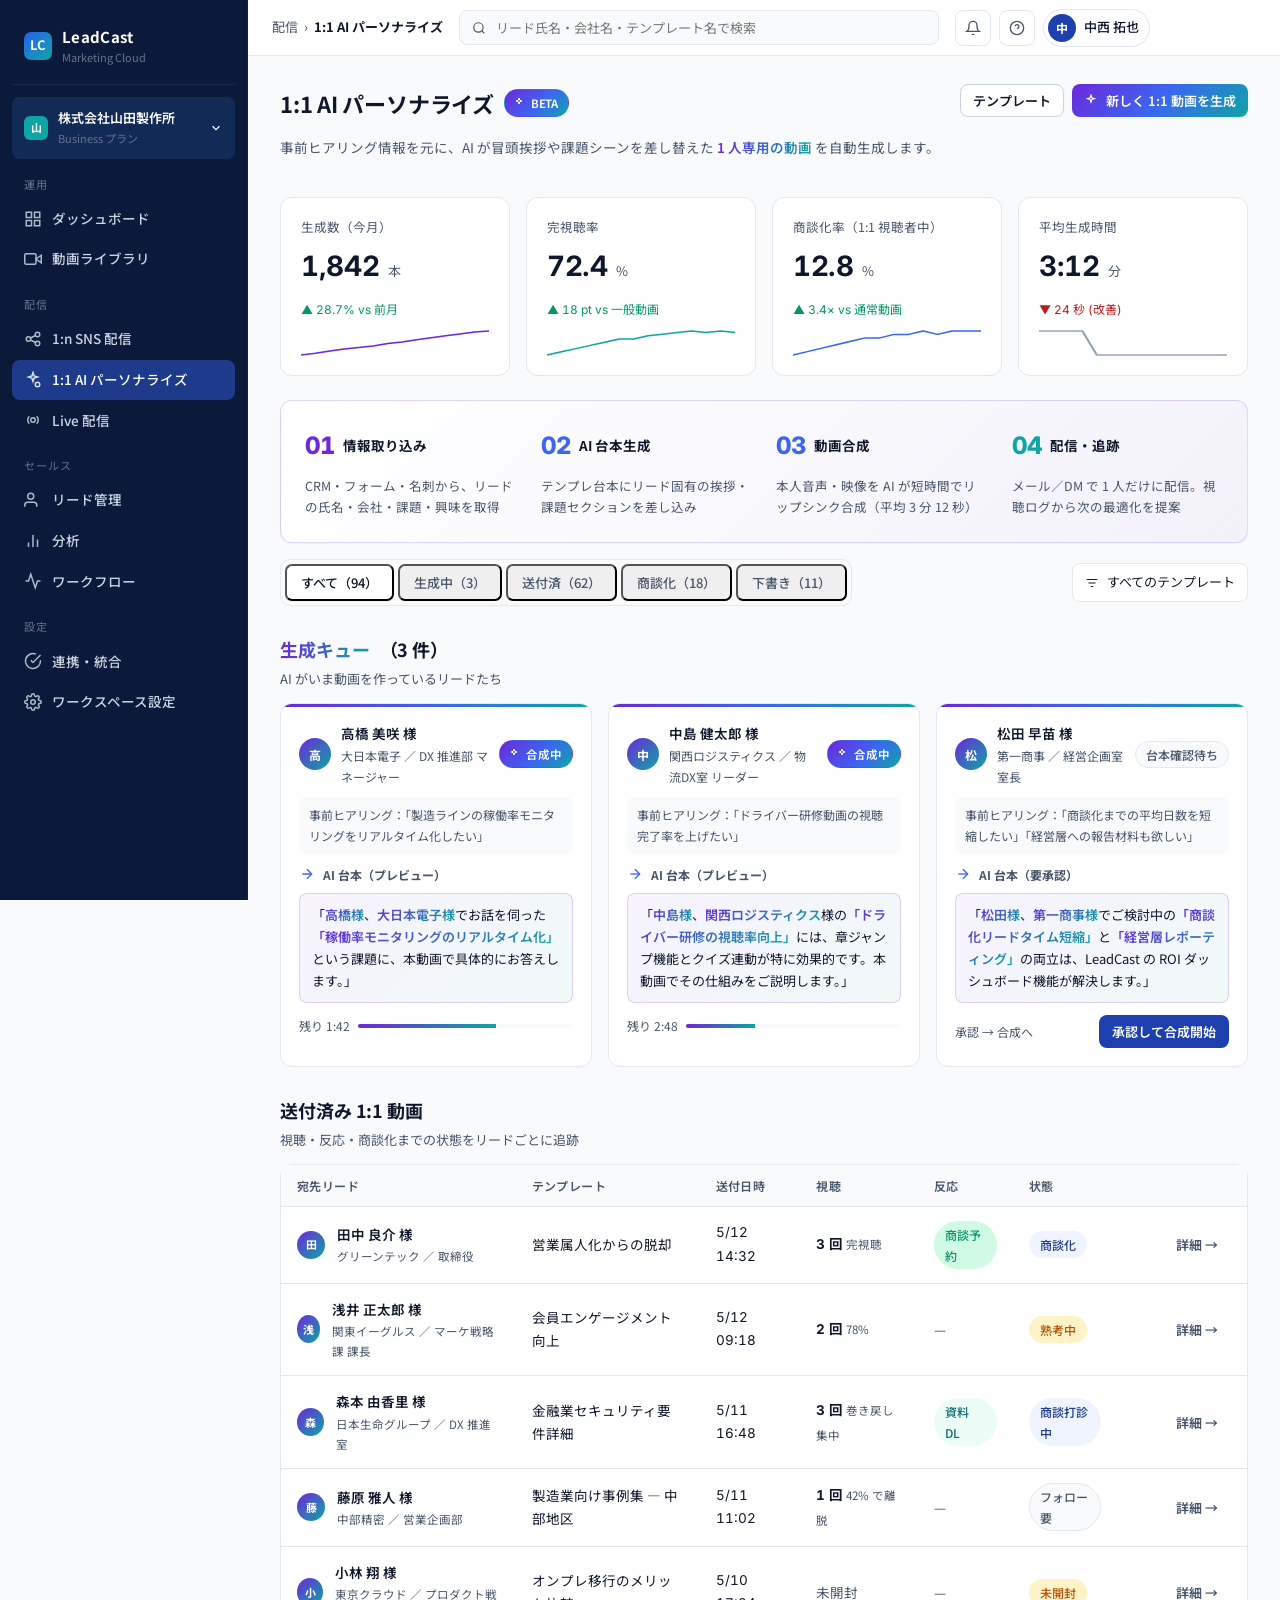
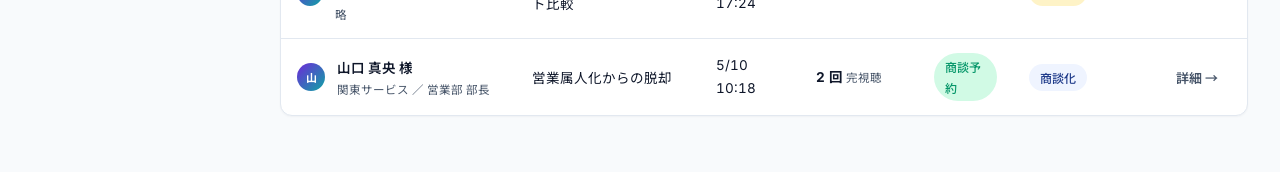
<file: site/personalize.html>
<!doctype html>
<html lang="ja">
<head>
  <meta charset="utf-8" />
  <meta name="viewport" content="width=device-width, initial-scale=1" />
  <title>1:1 AI パーソナライズ ｜ LeadCast</title>
  <link rel="preconnect" href="https://fonts.googleapis.com">
  <link rel="preconnect" href="https://fonts.gstatic.com" crossorigin>
  <link href="https://fonts.googleapis.com/css2?family=Inter:wght@400;500;600;700;800&family=Noto+Sans+JP:wght@400;500;600;700;800&display=swap" rel="stylesheet">
  <link rel="stylesheet" href="assets/tokens.css">
</head>
<body>

<div class="app">
  <aside class="sidebar">
    <a class="brand" href="index.html">
      <span class="brand-mark">LC</span>
      <div><div class="brand-name">LeadCast</div><div class="brand-sub">Marketing Cloud</div></div>
    </a>
    <div class="ws-switch">
      <span class="avatar">山</span>
      <div style="flex:1; min-width:0;"><div style="font-weight:600;">株式会社山田製作所</div><div style="color:#64748B; font-size:11px;">Business プラン</div></div>
      <svg width="14" height="14" viewBox="0 0 24 24" fill="none" stroke="currentColor" stroke-width="2"><polyline points="6 9 12 15 18 9"></polyline></svg>
    </div>

    <div class="nav-section">運用</div>
    <a class="nav-item" data-nav="dashboard.html" href="dashboard.html"><svg class="ico" viewBox="0 0 24 24" fill="none" stroke="currentColor" stroke-width="2"><rect x="3" y="3" width="7" height="7"></rect><rect x="14" y="3" width="7" height="7"></rect><rect x="14" y="14" width="7" height="7"></rect><rect x="3" y="14" width="7" height="7"></rect></svg>ダッシュボード</a>
    <a class="nav-item" data-nav="videos.html" href="videos.html"><svg class="ico" viewBox="0 0 24 24" fill="none" stroke="currentColor" stroke-width="2"><polygon points="23 7 16 12 23 17 23 7"></polygon><rect x="1" y="5" width="15" height="14" rx="2"></rect></svg>動画ライブラリ</a>

    <div class="nav-section">配信</div>
    <a class="nav-item" data-nav="distribution.html" href="distribution.html"><svg class="ico" viewBox="0 0 24 24" fill="none" stroke="currentColor" stroke-width="2"><circle cx="6" cy="12" r="3"/><circle cx="18" cy="6" r="3"/><circle cx="18" cy="18" r="3"/><line x1="8.6" y1="10.7" x2="15.4" y2="7.3"/><line x1="8.6" y1="13.3" x2="15.4" y2="16.7"/></svg>1:n SNS 配信</a>
    <a class="nav-item" data-nav="personalize.html" href="personalize.html"><svg class="ico" viewBox="0 0 24 24" fill="none" stroke="currentColor" stroke-width="2"><path d="M12 2l1.5 4.5L18 8l-4.5 1.5L12 14l-1.5-4.5L6 8l4.5-1.5z"/><circle cx="18" cy="18" r="3"/></svg>1:1 AI パーソナライズ</a>
    <a class="nav-item" data-nav="live.html" href="live.html"><svg class="ico" viewBox="0 0 24 24" fill="none" stroke="currentColor" stroke-width="2"><circle cx="12" cy="12" r="3"/><path d="M16.95 7.05a7 7 0 010 9.9M7.05 7.05a7 7 0 000 9.9"/></svg>Live 配信</a>

    <div class="nav-section">セールス</div>
    <a class="nav-item" data-nav="leads.html" href="leads.html"><svg class="ico" viewBox="0 0 24 24" fill="none" stroke="currentColor" stroke-width="2"><path d="M17 21v-2a4 4 0 0 0-4-4H5a4 4 0 0 0-4 4v2"></path><circle cx="9" cy="7" r="4"></circle></svg>リード管理</a>
    <a class="nav-item" data-nav="analytics.html" href="analytics.html"><svg class="ico" viewBox="0 0 24 24" fill="none" stroke="currentColor" stroke-width="2"><line x1="18" y1="20" x2="18" y2="10"></line><line x1="12" y1="20" x2="12" y2="4"></line><line x1="6" y1="20" x2="6" y2="14"></line></svg>分析</a>
    <a class="nav-item" href="#"><svg class="ico" viewBox="0 0 24 24" fill="none" stroke="currentColor" stroke-width="2"><polyline points="22 12 18 12 15 21 9 3 6 12 2 12"></polyline></svg>ワークフロー</a>

    <div class="nav-section">設定</div>
    <a class="nav-item" href="#"><svg class="ico" viewBox="0 0 24 24" fill="none" stroke="currentColor" stroke-width="2"><path d="M22 11.08V12a10 10 0 1 1-5.93-9.14"></path><polyline points="22 4 12 14.01 9 11.01"></polyline></svg>連携・統合</a>
    <a class="nav-item" href="#"><svg class="ico" viewBox="0 0 24 24" fill="none" stroke="currentColor" stroke-width="2"><circle cx="12" cy="12" r="3"></circle><path d="M19.4 15a1.65 1.65 0 0 0 .33 1.82l.06.06a2 2 0 0 1 0 2.83 2 2 0 0 1-2.83 0l-.06-.06a1.65 1.65 0 0 0-1.82-.33 1.65 1.65 0 0 0-1 1.51V21a2 2 0 0 1-4 0v-.09A1.65 1.65 0 0 0 9 19.4a1.65 1.65 0 0 0-1.82.33l-.06.06a2 2 0 0 1-2.83 0 2 2 0 0 1 0-2.83l.06-.06a1.65 1.65 0 0 0 .33-1.82 1.65 1.65 0 0 0-1.51-1H3a2 2 0 0 1 0-4h.09A1.65 1.65 0 0 0 4.6 9a1.65 1.65 0 0 0-.33-1.82l-.06-.06a2 2 0 1 1 2.83-2.83l.06.06a1.65 1.65 0 0 0 1.82.33H9a1.65 1.65 0 0 0 1-1.51V3a2 2 0 0 1 4 0v.09a1.65 1.65 0 0 0 1 1.51 1.65 1.65 0 0 0 1.82-.33l.06-.06a2 2 0 1 1 2.83 2.83l-.06.06a1.65 1.65 0 0 0-.33 1.82V9a1.65 1.65 0 0 0 1.51 1H21a2 2 0 0 1 0 4h-.09a1.65 1.65 0 0 0-1.51 1z"></path></svg>ワークスペース設定</a>
  </aside>

  <div>
    <header class="app-header">
      <div class="breadcrumb"><span>配信</span><span>›</span><strong style="color:var(--color-text);">1:1 AI パーソナライズ</strong></div>
      <div class="search">
        <svg width="14" height="14" viewBox="0 0 24 24" fill="none" stroke="currentColor" stroke-width="2"><circle cx="11" cy="11" r="8"></circle><line x1="21" y1="21" x2="16.65" y2="16.65"></line></svg>
        <input type="text" placeholder="リード氏名・会社名・テンプレート名で検索" />
      </div>
      <div class="header-actions">
        <button class="icon-btn"><svg width="16" height="16" viewBox="0 0 24 24" fill="none" stroke="currentColor" stroke-width="2"><path d="M18 8A6 6 0 0 0 6 8c0 7-3 9-3 9h18s-3-2-3-9"></path><path d="M13.73 21a2 2 0 0 1-3.46 0"></path></svg></button>
        <button class="icon-btn"><svg width="16" height="16" viewBox="0 0 24 24" fill="none" stroke="currentColor" stroke-width="2"><circle cx="12" cy="12" r="10"></circle><path d="M9.09 9a3 3 0 0 1 5.83 1c0 2-3 3-3 3"></path><line x1="12" y1="17" x2="12.01" y2="17"></line></svg></button>
        <div class="user-chip"><span class="avatar">中</span><span class="name">中西 拓也</span></div>
      </div>
    </header>

    <main class="workarea">
      <div class="page-head">
        <div>
          <h1 style="display:flex; align-items:center; gap:10px;">1:1 AI パーソナライズ <span class="ai-badge solid" style="vertical-align:middle;"><svg viewBox="0 0 24 24" fill="none" stroke="currentColor" stroke-width="2"><path d="M12 2l1.5 4.5L18 8l-4.5 1.5L12 14l-1.5-4.5L6 8l4.5-1.5z"/></svg>BETA</span></h1>
          <p class="desc">事前ヒアリング情報を元に、AI が冒頭挨拶や課題シーンを差し替えた <b class="ai-text-grad" style="font-weight:600;">1 人専用の動画</b> を自動生成します。</p>
        </div>
        <div style="display:flex; gap:8px;">
          <button class="btn btn-outline btn-sm">テンプレート</button>
          <button class="btn btn-primary btn-sm" style="background:linear-gradient(135deg,var(--ai-from),var(--ai-mid),var(--ai-to)); border:0;">
            <svg width="14" height="14" viewBox="0 0 24 24" fill="none" stroke="currentColor" stroke-width="2"><path d="M12 2l1.5 4.5L18 8l-4.5 1.5L12 14l-1.5-4.5L6 8l4.5-1.5z"/></svg>
            新しく 1:1 動画を生成
          </button>
        </div>
      </div>

      <!-- KPI strip -->
      <div class="kpi-grid">
        <div class="kpi">
          <div class="label">生成数（今月）</div>
          <div class="value"><b class="tabular">1,842</b><span class="unit">本</span></div>
          <div class="delta up">▲ 28.7% vs 前月</div>
          <div class="spark" data-spark="20,32,48,62,72,82,98,108,124,138,152,164,178,184" data-spark-color="#6D28D9"></div>
        </div>
        <div class="kpi">
          <div class="label">完視聴率</div>
          <div class="value"><b class="tabular">72.4</b><span class="unit">%</span></div>
          <div class="delta up">▲ 18 pt vs 一般動画</div>
          <div class="spark" data-spark="58,60,62,64,66,68,68,70,71,72,73,72,73,72" data-spark-color="#0EA5A4"></div>
        </div>
        <div class="kpi">
          <div class="label">商談化率（1:1 視聴者中）</div>
          <div class="value"><b class="tabular">12.8</b><span class="unit">%</span></div>
          <div class="delta up">▲ 3.4× vs 通常動画</div>
          <div class="spark" data-spark="6,7,8,9,10,11,11,12,12,13,12,13,13,13" data-spark-color="#3B66F1"></div>
        </div>
        <div class="kpi">
          <div class="label">平均生成時間</div>
          <div class="value"><b class="tabular">3:12</b><span class="unit">分</span></div>
          <div class="delta down">▼ 24 秒 (改善)</div>
          <div class="spark" data-spark="4,4,4,4,3,3,3,3,3,3,3,3,3,3" data-spark-color="#94A3B8"></div>
        </div>
      </div>

      <!-- How it works (mini) -->
      <section class="card card-pad" style="margin-bottom:16px; background:linear-gradient(135deg, #fff 0%, rgba(109,40,217,.04) 100%); border-color:rgba(109,40,217,.18);">
        <div style="display:grid; grid-template-columns:repeat(4, 1fr); gap:24px; align-items:start;">
          <div>
            <div style="display:flex; align-items:center; gap:8px; margin-bottom:8px;">
              <span class="tabular" style="font-family:Inter; font-size:24px; font-weight:800; color:var(--ai-from);">01</span>
              <b style="font-size:13.5px;">情報取り込み</b>
            </div>
            <p class="muted" style="font-size:12.5px; line-height:1.75; margin:0;">CRM・フォーム・名刺から、リードの氏名・会社・課題・興味を取得</p>
          </div>
          <div>
            <div style="display:flex; align-items:center; gap:8px; margin-bottom:8px;">
              <span class="tabular" style="font-family:Inter; font-size:24px; font-weight:800; color:var(--ai-mid);">02</span>
              <b style="font-size:13.5px;">AI 台本生成</b>
            </div>
            <p class="muted" style="font-size:12.5px; line-height:1.75; margin:0;">テンプレ台本にリード固有の挨拶・課題セクションを差し込み</p>
          </div>
          <div>
            <div style="display:flex; align-items:center; gap:8px; margin-bottom:8px;">
              <span class="tabular" style="font-family:Inter; font-size:24px; font-weight:800; color:var(--ai-mid);">03</span>
              <b style="font-size:13.5px;">動画合成</b>
            </div>
            <p class="muted" style="font-size:12.5px; line-height:1.75; margin:0;">本人音声・映像を AI が短時間でリップシンク合成（平均 3 分 12 秒）</p>
          </div>
          <div>
            <div style="display:flex; align-items:center; gap:8px; margin-bottom:8px;">
              <span class="tabular" style="font-family:Inter; font-size:24px; font-weight:800; color:var(--ai-to);">04</span>
              <b style="font-size:13.5px;">配信・追跡</b>
            </div>
            <p class="muted" style="font-size:12.5px; line-height:1.75; margin:0;">メール／DM で 1 人だけに配信。視聴ログから次の最適化を提案</p>
          </div>
        </div>
      </section>

      <!-- Tab switcher -->
      <div class="row-flex wrap" style="justify-content:space-between; margin-bottom:8px;">
        <div class="subnav-row">
          <button class="tab active">すべて（94）</button>
          <button class="tab">生成中（3）</button>
          <button class="tab">送付済（62）</button>
          <button class="tab">商談化（18）</button>
          <button class="tab">下書き（11）</button>
        </div>
        <div class="toolbar-group">
          <div class="input">
            <svg width="14" height="14" viewBox="0 0 24 24" fill="none" stroke="currentColor" stroke-width="2"><path d="M3 6h18M6 12h12M10 18h4"></path></svg>
            <span>すべてのテンプレート</span>
          </div>
        </div>
      </div>

      <!-- Generation queue -->
      <div class="rail-head">
        <div>
          <h2><span class="ai-text-grad">生成キュー</span>（3 件）</h2>
          <p class="desc">AI がいま動画を作っているリードたち</p>
        </div>
      </div>
      <div class="grid-3">
        <div class="persona-card">
          <div class="who">
            <span class="av">高</span>
            <div style="flex:1; min-width:0;">
              <div class="n">高橋 美咲 様</div>
              <div class="c">大日本電子 ／ DX 推進部 マネージャー</div>
            </div>
            <span class="ai-badge solid"><svg viewBox="0 0 24 24" fill="none" stroke="currentColor" stroke-width="2"><path d="M12 2l1.5 4.5L18 8l-4.5 1.5L12 14l-1.5-4.5L6 8l4.5-1.5z"/></svg>合成中</span>
          </div>
          <div class="src">事前ヒアリング：「製造ラインの稼働率モニタリングをリアルタイム化したい」</div>
          <div class="arr"><svg viewBox="0 0 24 24" fill="none" stroke="currentColor" stroke-width="2"><line x1="5" y1="12" x2="19" y2="12"></line><polyline points="12 5 19 12 12 19"></polyline></svg><b style="font-size:12px; color:var(--color-text-muted);">AI 台本（プレビュー）</b></div>
          <div class="out">「<em>高橋様</em>、<em>大日本電子様</em>でお話を伺った<em>「稼働率モニタリングのリアルタイム化」</em>という課題に、本動画で具体的にお答えします。」</div>
          <div class="status"><div class="progress"><span>残り 1:42</span><div class="bar"><span style="width:64%"></span></div></div></div>
        </div>

        <div class="persona-card">
          <div class="who">
            <span class="av">中</span>
            <div style="flex:1; min-width:0;">
              <div class="n">中島 健太郎 様</div>
              <div class="c">関西ロジスティクス ／ 物流DX室 リーダー</div>
            </div>
            <span class="ai-badge solid"><svg viewBox="0 0 24 24" fill="none" stroke="currentColor" stroke-width="2"><path d="M12 2l1.5 4.5L18 8l-4.5 1.5L12 14l-1.5-4.5L6 8l4.5-1.5z"/></svg>合成中</span>
          </div>
          <div class="src">事前ヒアリング：「ドライバー研修動画の視聴完了率を上げたい」</div>
          <div class="arr"><svg viewBox="0 0 24 24" fill="none" stroke="currentColor" stroke-width="2"><line x1="5" y1="12" x2="19" y2="12"></line><polyline points="12 5 19 12 12 19"></polyline></svg><b style="font-size:12px; color:var(--color-text-muted);">AI 台本（プレビュー）</b></div>
          <div class="out">「<em>中島様</em>、<em>関西ロジスティクス</em>様の<em>「ドライバー研修の視聴率向上」</em>には、章ジャンプ機能とクイズ連動が特に効果的です。本動画でその仕組みをご説明します。」</div>
          <div class="status"><div class="progress"><span>残り 2:48</span><div class="bar"><span style="width:32%"></span></div></div></div>
        </div>

        <div class="persona-card">
          <div class="who">
            <span class="av">松</span>
            <div style="flex:1; min-width:0;">
              <div class="n">松田 早苗 様</div>
              <div class="c">第一商事 ／ 経営企画室 室長</div>
            </div>
            <span class="badge">台本確認待ち</span>
          </div>
          <div class="src">事前ヒアリング：「商談化までの平均日数を短縮したい」「経営層への報告材料も欲しい」</div>
          <div class="arr"><svg viewBox="0 0 24 24" fill="none" stroke="currentColor" stroke-width="2"><line x1="5" y1="12" x2="19" y2="12"></line><polyline points="12 5 19 12 12 19"></polyline></svg><b style="font-size:12px; color:var(--color-text-muted);">AI 台本（要承認）</b></div>
          <div class="out">「<em>松田様</em>、<em>第一商事様</em>でご検討中の<em>「商談化リードタイム短縮」</em>と<em>「経営層レポーティング」</em>の両立は、LeadCast の ROI ダッシュボード機能が解決します。」</div>
          <div class="status">
            <span class="muted">承認 → 合成へ</span>
            <button class="btn btn-primary btn-sm">承認して合成開始</button>
          </div>
        </div>
      </div>

      <!-- Sent / engaged list -->
      <div class="rail-head">
        <div>
          <h2>送付済み 1:1 動画</h2>
          <p class="desc">視聴・反応・商談化までの状態をリードごとに追跡</p>
        </div>
      </div>

      <section class="card">
        <table class="table">
          <thead>
            <tr>
              <th>宛先リード</th>
              <th>テンプレート</th>
              <th>送付日時</th>
              <th>視聴</th>
              <th>反応</th>
              <th>状態</th>
              <th style="width:130px;"></th>
            </tr>
          </thead>
          <tbody>
            <tr>
              <td>
                <div class="row-flex"><span class="avatar-sm" style="background:linear-gradient(135deg,var(--ai-from),var(--ai-to));">田</span>
                  <div><div style="font-weight:600;">田中 良介 様</div><div class="muted" style="font-size:11.5px;">グリーンテック ／ 取締役</div></div>
                </div>
              </td>
              <td>営業属人化からの脱却</td>
              <td class="num">5/12 14:32</td>
              <td><b class="num">3 回</b> <span class="muted" style="font-size:11.5px;">完視聴</span></td>
              <td><span class="badge badge-success">商談予約</span></td>
              <td><span class="badge badge-primary">商談化</span></td>
              <td style="text-align:right;"><button class="btn btn-ghost btn-sm">詳細 →</button></td>
            </tr>
            <tr>
              <td>
                <div class="row-flex"><span class="avatar-sm" style="background:linear-gradient(135deg,var(--ai-from),var(--ai-to));">浅</span>
                  <div><div style="font-weight:600;">浅井 正太郎 様</div><div class="muted" style="font-size:11.5px;">関東イーグルス ／ マーケ戦略課 課長</div></div>
                </div>
              </td>
              <td>会員エンゲージメント向上</td>
              <td class="num">5/12 09:18</td>
              <td><b class="num">2 回</b> <span class="muted" style="font-size:11.5px;">78%</span></td>
              <td><span class="muted">—</span></td>
              <td><span class="badge badge-warning">熟考中</span></td>
              <td style="text-align:right;"><button class="btn btn-ghost btn-sm">詳細 →</button></td>
            </tr>
            <tr>
              <td>
                <div class="row-flex"><span class="avatar-sm" style="background:linear-gradient(135deg,var(--ai-from),var(--ai-to));">森</span>
                  <div><div style="font-weight:600;">森本 由香里 様</div><div class="muted" style="font-size:11.5px;">日本生命グループ ／ DX 推進室</div></div>
                </div>
              </td>
              <td>金融業セキュリティ要件詳細</td>
              <td class="num">5/11 16:48</td>
              <td><b class="num">3 回</b> <span class="muted" style="font-size:11.5px;">巻き戻し集中</span></td>
              <td><span class="badge badge-accent">資料 DL</span></td>
              <td><span class="badge badge-primary">商談打診中</span></td>
              <td style="text-align:right;"><button class="btn btn-ghost btn-sm">詳細 →</button></td>
            </tr>
            <tr>
              <td>
                <div class="row-flex"><span class="avatar-sm" style="background:linear-gradient(135deg,var(--ai-from),var(--ai-to));">藤</span>
                  <div><div style="font-weight:600;">藤原 雅人 様</div><div class="muted" style="font-size:11.5px;">中部精密 ／ 営業企画部</div></div>
                </div>
              </td>
              <td>製造業向け事例集 — 中部地区</td>
              <td class="num">5/11 11:02</td>
              <td><b class="num">1 回</b> <span class="muted" style="font-size:11.5px;">42% で離脱</span></td>
              <td><span class="muted">—</span></td>
              <td><span class="badge">フォロー要</span></td>
              <td style="text-align:right;"><button class="btn btn-ghost btn-sm">詳細 →</button></td>
            </tr>
            <tr>
              <td>
                <div class="row-flex"><span class="avatar-sm" style="background:linear-gradient(135deg,var(--ai-from),var(--ai-to));">小</span>
                  <div><div style="font-weight:600;">小林 翔 様</div><div class="muted" style="font-size:11.5px;">東京クラウド ／ プロダクト戦略</div></div>
                </div>
              </td>
              <td>オンプレ移行のメリット比較</td>
              <td class="num">5/10 17:24</td>
              <td><span class="muted">未開封</span></td>
              <td><span class="muted">—</span></td>
              <td><span class="badge badge-warning">未開封</span></td>
              <td style="text-align:right;"><button class="btn btn-ghost btn-sm">詳細 →</button></td>
            </tr>
            <tr>
              <td>
                <div class="row-flex"><span class="avatar-sm" style="background:linear-gradient(135deg,var(--ai-from),var(--ai-to));">山</span>
                  <div><div style="font-weight:600;">山口 真央 様</div><div class="muted" style="font-size:11.5px;">関東サービス ／ 営業部 部長</div></div>
                </div>
              </td>
              <td>営業属人化からの脱却</td>
              <td class="num">5/10 10:18</td>
              <td><b class="num">2 回</b> <span class="muted" style="font-size:11.5px;">完視聴</span></td>
              <td><span class="badge badge-success">商談予約</span></td>
              <td><span class="badge badge-primary">商談化</span></td>
              <td style="text-align:right;"><button class="btn btn-ghost btn-sm">詳細 →</button></td>
            </tr>
          </tbody>
        </table>
      </section>

    </main>
  </div>
</div>

<script src="assets/app.js"></script>
</body>
</html>
</file>
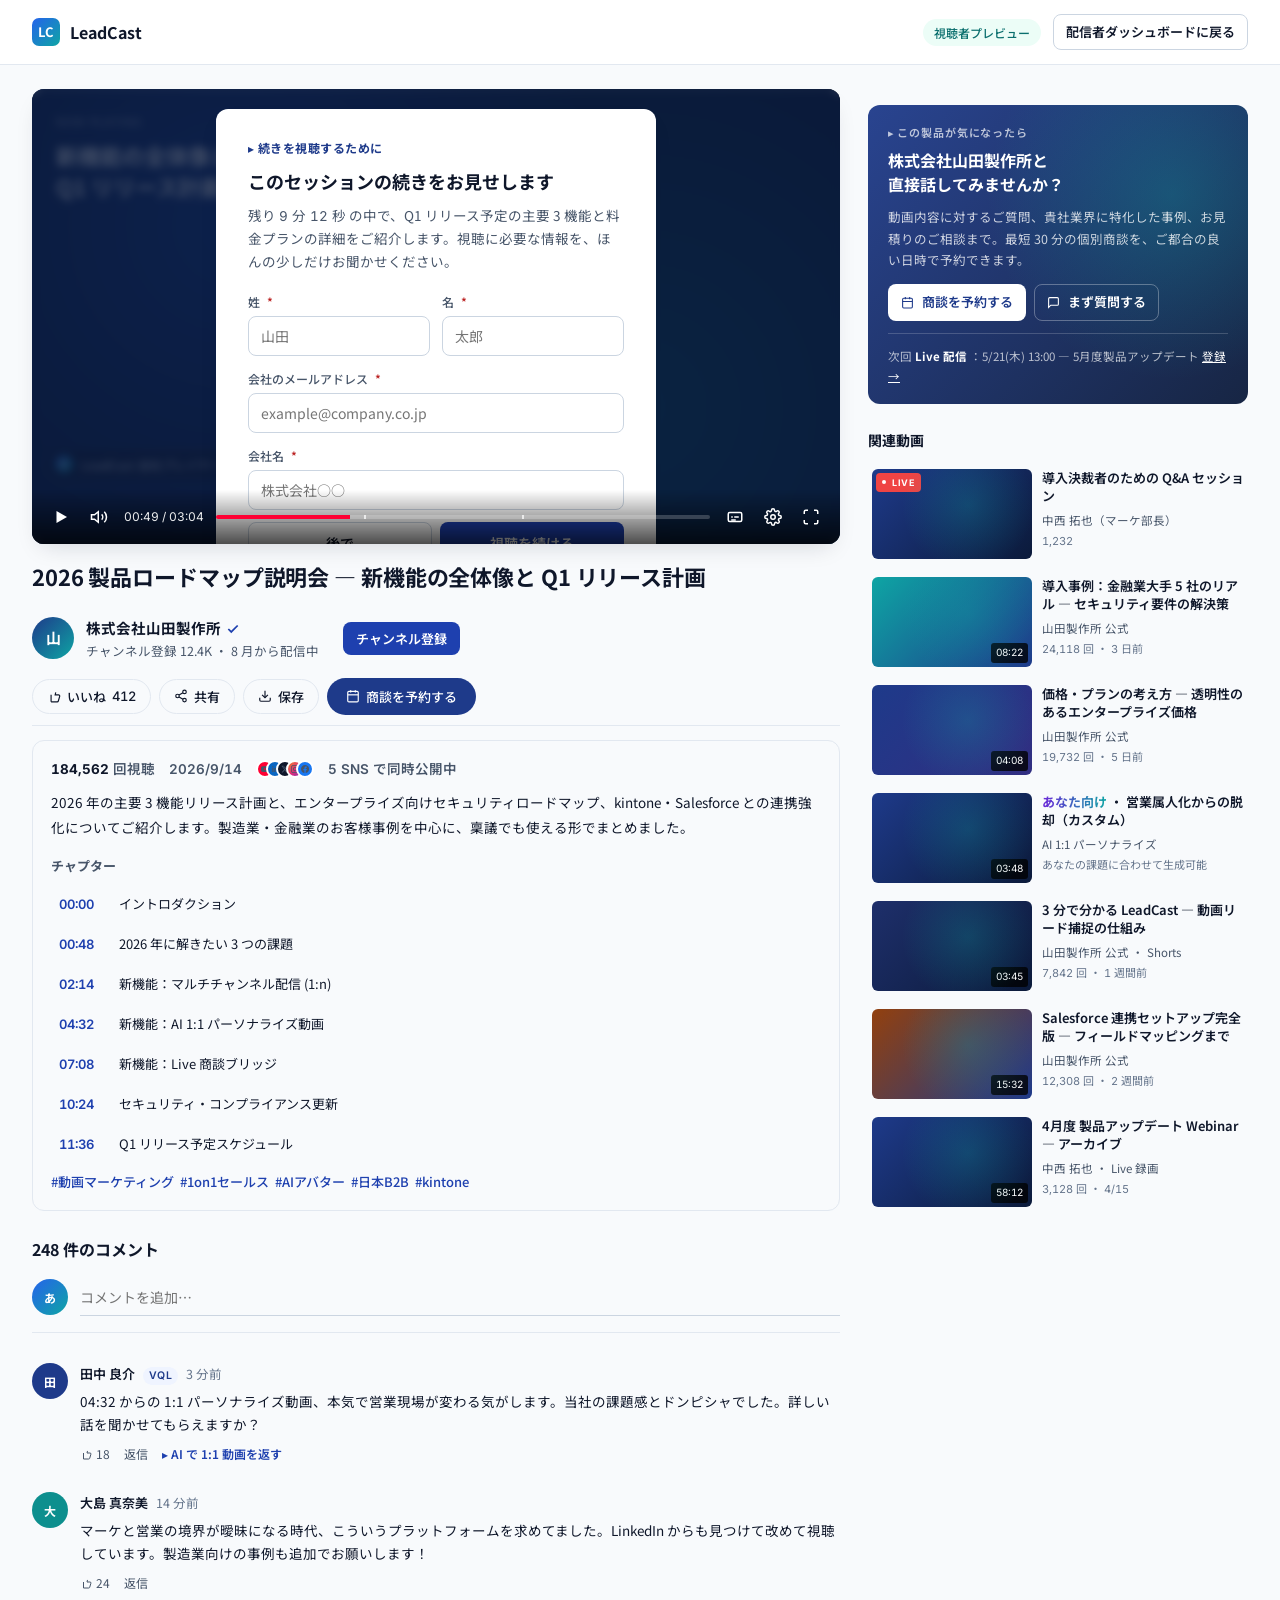
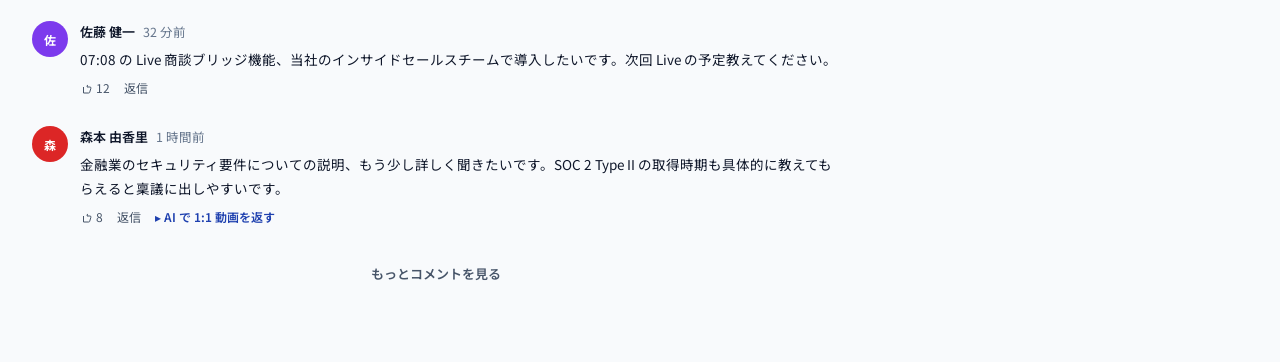
<file: site/player.html>
<!doctype html>
<html lang="ja">
<head>
  <meta charset="utf-8" />
  <meta name="viewport" content="width=device-width, initial-scale=1" />
  <title>2026 製品ロードマップ説明会 — 株式会社山田製作所 ｜ LeadCast</title>
  <link rel="preconnect" href="https://fonts.googleapis.com">
  <link rel="preconnect" href="https://fonts.gstatic.com" crossorigin>
  <link href="https://fonts.googleapis.com/css2?family=Inter:wght@400;500;600;700;800&family=Noto+Sans+JP:wght@400;500;600;700;800&display=swap" rel="stylesheet">
  <link rel="stylesheet" href="assets/tokens.css">
</head>
<body style="background:var(--color-bg);">

<header class="mkt-header">
  <div class="container inner">
    <a class="brand-row" href="index.html"><span class="brand-mark">LC</span><span>LeadCast</span></a>
    <div style="display:flex; gap:12px; align-items:center;">
      <span class="badge badge-accent">視聴者プレビュー</span>
      <a class="btn btn-outline btn-sm" href="dashboard.html">配信者ダッシュボードに戻る</a>
    </div>
  </div>
</header>

<div class="watch-layout">
  <!-- MAIN -->
  <div class="watch-main">
    <!-- Player frame -->
    <div class="watch-frame" data-player>
      <div class="bg"></div>

      <!-- 中央のブランド／動画見出し -->
      <div style="position:absolute; inset:0; display:grid; place-items:center; color:#fff; pointer-events:none;">
        <div style="text-align:center;">
          <div style="font-family:Inter; font-size:11px; letter-spacing:.18em; opacity:.55; text-transform:uppercase; margin-bottom:14px;">— 2026 Product Roadmap —</div>
          <div style="font-size:38px; font-weight:800; letter-spacing:-.01em; line-height:1.3;">配る、語る、繋がる。</div>
          <div style="font-size:13.5px; opacity:.6; margin-top:14px;">株式会社山田製作所 ／ 中西 拓也</div>
        </div>
      </div>

      <span class="stamp">
        <span class="ch-dot leadcast" data-channel="leadcast" style="width:18px; height:18px; border:0;"></span>
        <span style="color:#fff; font-size:12px;">LeadCast 自社プレイヤー</span>
      </span>

      <div class="frame-overlay-title">
        <small>NOW PLAYING</small>
        <h2>新機能の全体像と<br>Q1 リリース計画</h2>
      </div>

      <!-- Email Gate (30% でトリガー) -->
      <div class="gate-overlay" data-gate hidden>
        <div class="gate-card">
          <div class="label">▸ 続きを視聴するために</div>
          <h3>このセッションの続きをお見せします</h3>
          <p>残り <span class="tabular">9 分 12 秒</span> の中で、Q1 リリース予定の主要 3 機能と料金プランの詳細をご紹介します。視聴に必要な情報を、ほんの少しだけお聞かせください。</p>
          <form data-gate-form>
            <div class="row2">
              <div class="field"><label>姓 <em>*</em></label><input required placeholder="山田" /></div>
              <div class="field"><label>名 <em>*</em></label><input required placeholder="太郎" /></div>
            </div>
            <div class="field"><label>会社のメールアドレス <em>*</em></label><input type="email" required placeholder="example@company.co.jp" /></div>
            <div class="field"><label>会社名 <em>*</em></label><input required placeholder="株式会社○○" /></div>
            <div class="actions">
              <button class="btn btn-outline" type="button" data-gate-skip>後で</button>
              <button class="btn btn-primary" type="submit">視聴を続ける</button>
            </div>
            <p class="footnote">
              送信内容は <a href="#">プライバシーポリシー</a> に従って取り扱い、株式会社山田製作所からの製品案内・1:1 動画のお届けに使用させていただきます。
            </p>
          </form>
        </div>
      </div>

      <!-- Player controls -->
      <div class="controls">
        <button class="ico-btn" aria-label="再生">
          <svg viewBox="0 0 24 24" fill="currentColor"><path d="M6 4l14 8-14 8V4z"/></svg>
        </button>
        <button class="ico-btn" aria-label="ミュート">
          <svg viewBox="0 0 24 24" fill="none" stroke="currentColor" stroke-width="2"><polygon points="11 5 6 9 2 9 2 15 6 15 11 19 11 5"></polygon><path d="M15.54 8.46a5 5 0 0 1 0 7.07"></path><path d="M19.07 4.93a10 10 0 0 1 0 14.14"></path></svg>
        </button>
        <span class="time" data-current-time>00:54 / 03:04</span>
        <div class="progress">
          <span></span>
          <span class="marker" style="left:30%"></span>
          <span class="marker" style="left:62%"></span>
        </div>
        <button class="ico-btn" aria-label="字幕">
          <svg viewBox="0 0 24 24" fill="none" stroke="currentColor" stroke-width="2"><rect x="3" y="6" width="18" height="12" rx="2"/><path d="M7 12h2M11 12h6M7 16h6"/></svg>
        </button>
        <button class="ico-btn" aria-label="設定">
          <svg viewBox="0 0 24 24" fill="none" stroke="currentColor" stroke-width="2"><circle cx="12" cy="12" r="3"></circle><path d="M19.4 15a1.65 1.65 0 0 0 .33 1.82l.06.06a2 2 0 0 1 0 2.83 2 2 0 0 1-2.83 0l-.06-.06a1.65 1.65 0 0 0-1.82-.33 1.65 1.65 0 0 0-1 1.51V21a2 2 0 0 1-4 0v-.09A1.65 1.65 0 0 0 9 19.4a1.65 1.65 0 0 0-1.82.33l-.06.06a2 2 0 0 1-2.83 0 2 2 0 0 1 0-2.83l.06-.06a1.65 1.65 0 0 0 .33-1.82 1.65 1.65 0 0 0-1.51-1H3a2 2 0 0 1 0-4h.09A1.65 1.65 0 0 0 4.6 9a1.65 1.65 0 0 0-.33-1.82l-.06-.06a2 2 0 1 1 2.83-2.83l.06.06a1.65 1.65 0 0 0 1.82.33H9a1.65 1.65 0 0 0 1-1.51V3a2 2 0 0 1 4 0v.09a1.65 1.65 0 0 0 1 1.51 1.65 1.65 0 0 0 1.82-.33l.06-.06a2 2 0 1 1 2.83 2.83l-.06.06a1.65 1.65 0 0 0-.33 1.82V9a1.65 1.65 0 0 0 1.51 1H21a2 2 0 0 1 0 4h-.09a1.65 1.65 0 0 0-1.51 1z"></path></svg>
        </button>
        <button class="ico-btn" aria-label="全画面">
          <svg viewBox="0 0 24 24" fill="none" stroke="currentColor" stroke-width="2"><path d="M8 3H5a2 2 0 0 0-2 2v3m18 0V5a2 2 0 0 0-2-2h-3m0 18h3a2 2 0 0 0 2-2v-3M3 16v3a2 2 0 0 0 2 2h3"/></svg>
        </button>
      </div>
    </div>

    <!-- Title -->
    <h1 class="watch-title">2026 製品ロードマップ説明会 — 新機能の全体像と Q1 リリース計画</h1>

    <!-- Channel row -->
    <div class="watch-channel-row">
      <div class="watch-channel">
        <div class="ch-avatar">山</div>
        <div>
          <div class="ch-name">株式会社山田製作所 <span style="display:inline-flex; vertical-align:-2px; margin-left:2px;"><svg width="14" height="14" viewBox="0 0 24 24" fill="none" stroke="var(--color-primary-700)" stroke-width="3"><polyline points="20 6 9 17 4 12"></polyline></svg></span></div>
          <div class="ch-meta">チャンネル登録 12.4K ・ 8 月から配信中</div>
        </div>
        <button class="btn btn-primary btn-sm" style="margin-left:12px;">チャンネル登録</button>
      </div>
      <div class="watch-actions">
        <button class="action-pill"><svg viewBox="0 0 24 24" fill="none" stroke="currentColor" stroke-width="2"><path d="M7 10v12M15 5.88L14 10h5.83a2 2 0 0 1 1.92 2.56l-2.33 8A2 2 0 0 1 17.5 22H7"/></svg>いいね <span class="tabular">412</span></button>
        <button class="action-pill"><svg viewBox="0 0 24 24" fill="none" stroke="currentColor" stroke-width="2"><circle cx="18" cy="5" r="3"/><circle cx="6" cy="12" r="3"/><circle cx="18" cy="19" r="3"/><line x1="8.59" y1="13.51" x2="15.42" y2="17.49"/><line x1="15.41" y1="6.51" x2="8.59" y2="10.49"/></svg>共有</button>
        <button class="action-pill"><svg viewBox="0 0 24 24" fill="none" stroke="currentColor" stroke-width="2"><path d="M21 15v4a2 2 0 0 1-2 2H5a2 2 0 0 1-2-2v-4"/><polyline points="7 10 12 15 17 10"/><line x1="12" y1="15" x2="12" y2="3"/></svg>保存</button>
        <button class="action-pill primary-cta">
          <svg viewBox="0 0 24 24" fill="none" stroke="currentColor" stroke-width="2"><rect x="3" y="4" width="18" height="18" rx="2"/><line x1="16" y1="2" x2="16" y2="6"/><line x1="8" y1="2" x2="8" y2="6"/><line x1="3" y1="10" x2="21" y2="10"/></svg>
          商談を予約する
        </button>
      </div>
    </div>

    <!-- Description card -->
    <div class="watch-desc">
      <div class="stats-row">
        <span><b>184,562</b> 回視聴</span>
        <span>2026/9/14</span>
        <span class="ch-stack" style="vertical-align:middle;">
          <span class="ch-dot youtube" data-channel="youtube" style="width:18px; height:18px;"></span>
          <span class="ch-dot linkedin" data-channel="linkedin" style="width:18px; height:18px;"></span>
          <span class="ch-dot x" data-channel="x" style="width:18px; height:18px;"></span>
          <span class="ch-dot instagram" data-channel="instagram" style="width:18px; height:18px;"></span>
          <span class="ch-dot facebook" data-channel="facebook" style="width:18px; height:18px;"></span>
        </span>
        <span class="soft">5 SNS で同時公開中</span>
      </div>
      <p>2026 年の主要 3 機能リリース計画と、エンタープライズ向けセキュリティロードマップ、kintone・Salesforce との連携強化についてご紹介します。製造業・金融業のお客様事例を中心に、稟議でも使える形でまとめました。</p>

      <b style="font-size:13px; color:var(--color-text-muted); display:block; margin-top:14px;">チャプター</b>
      <div class="chapter-list">
        <a href="#"><span class="t">00:00</span><span>イントロダクション</span></a>
        <a href="#"><span class="t">00:48</span><span>2026 年に解きたい 3 つの課題</span></a>
        <a href="#"><span class="t">02:14</span><span>新機能：マルチチャンネル配信 (1:n)</span></a>
        <a href="#"><span class="t">04:32</span><span>新機能：AI 1:1 パーソナライズ動画</span></a>
        <a href="#"><span class="t">07:08</span><span>新機能：Live 商談ブリッジ</span></a>
        <a href="#"><span class="t">10:24</span><span>セキュリティ・コンプライアンス更新</span></a>
        <a href="#"><span class="t">11:36</span><span>Q1 リリース予定スケジュール</span></a>
      </div>

      <div class="tags">
        <a href="#">#動画マーケティング</a>
        <a href="#">#1on1セールス</a>
        <a href="#">#AIアバター</a>
        <a href="#">#日本B2B</a>
        <a href="#">#kintone</a>
      </div>
    </div>

    <!-- Comments -->
    <div class="comments">
      <h3><span data-comment-count>248</span> 件のコメント</h3>
      <div class="comment-composer">
        <span class="avatar" style="background:linear-gradient(135deg, #2563EB, #0EA5A4);">あ</span>
        <input placeholder="コメントを追加…" />
      </div>

      <div class="comment">
        <span class="avatar" style="background:#1E3A8A;">田</span>
        <div class="body">
          <div class="head"><b>田中 良介</b><span class="vqb">VQL</span><time>3 分前</time></div>
          <div class="text">04:32 からの 1:1 パーソナライズ動画、本気で営業現場が変わる気がします。当社の課題感とドンピシャでした。詳しい話を聞かせてもらえますか？</div>
          <div class="acts">
            <a href="#"><svg viewBox="0 0 24 24" fill="none" stroke="currentColor" stroke-width="2"><path d="M7 10v12M15 5.88L14 10h5.83a2 2 0 0 1 1.92 2.56l-2.33 8A2 2 0 0 1 17.5 22H7"/></svg> 18</a>
            <a href="#">返信</a>
            <a href="#" style="color:var(--color-primary-700); font-weight:600;">▸ AI で 1:1 動画を返す</a>
          </div>
        </div>
      </div>

      <div class="comment">
        <span class="avatar" style="background:var(--color-accent-600);">大</span>
        <div class="body">
          <div class="head"><b>大島 真奈美</b><time>14 分前</time></div>
          <div class="text">マーケと営業の境界が曖昧になる時代、こういうプラットフォームを求めてました。LinkedIn からも見つけて改めて視聴しています。製造業向けの事例も追加でお願いします！</div>
          <div class="acts">
            <a href="#"><svg viewBox="0 0 24 24" fill="none" stroke="currentColor" stroke-width="2"><path d="M7 10v12M15 5.88L14 10h5.83a2 2 0 0 1 1.92 2.56l-2.33 8A2 2 0 0 1 17.5 22H7"/></svg> 24</a>
            <a href="#">返信</a>
          </div>
        </div>
      </div>

      <div class="comment">
        <span class="avatar" style="background:#7C3AED;">佐</span>
        <div class="body">
          <div class="head"><b>佐藤 健一</b><time>32 分前</time></div>
          <div class="text">07:08 の Live 商談ブリッジ機能、当社のインサイドセールスチームで導入したいです。次回 Live の予定教えてください。</div>
          <div class="acts">
            <a href="#"><svg viewBox="0 0 24 24" fill="none" stroke="currentColor" stroke-width="2"><path d="M7 10v12M15 5.88L14 10h5.83a2 2 0 0 1 1.92 2.56l-2.33 8A2 2 0 0 1 17.5 22H7"/></svg> 12</a>
            <a href="#">返信</a>
          </div>
        </div>
      </div>

      <div class="comment">
        <span class="avatar" style="background:#DC2626;">森</span>
        <div class="body">
          <div class="head"><b>森本 由香里</b><time>1 時間前</time></div>
          <div class="text">金融業のセキュリティ要件についての説明、もう少し詳しく聞きたいです。SOC 2 Type II の取得時期も具体的に教えてもらえると稟議に出しやすいです。</div>
          <div class="acts">
            <a href="#"><svg viewBox="0 0 24 24" fill="none" stroke="currentColor" stroke-width="2"><path d="M7 10v12M15 5.88L14 10h5.83a2 2 0 0 1 1.92 2.56l-2.33 8A2 2 0 0 1 17.5 22H7"/></svg> 8</a>
            <a href="#">返信</a>
            <a href="#" style="color:var(--color-primary-700); font-weight:600;">▸ AI で 1:1 動画を返す</a>
          </div>
        </div>
      </div>

      <div style="text-align:center; padding:16px 0;">
        <button class="btn btn-ghost btn-sm">もっとコメントを見る</button>
      </div>
    </div>
  </div>

  <!-- SIDE -->
  <aside class="watch-side">
    <!-- Connect CTA -->
    <div class="connect-card">
      <div class="label">▸ この製品が気になったら</div>
      <h4>株式会社山田製作所と<br>直接話してみませんか？</h4>
      <p>動画内容に対するご質問、貴社業界に特化した事例、お見積りのご相談まで。最短 30 分の個別商談を、ご都合の良い日時で予約できます。</p>
      <div class="actions">
        <a class="btn btn-primary btn-sm" href="#">
          <svg width="13" height="13" viewBox="0 0 24 24" fill="none" stroke="currentColor" stroke-width="2"><rect x="3" y="4" width="18" height="18" rx="2"/><line x1="16" y1="2" x2="16" y2="6"/><line x1="8" y1="2" x2="8" y2="6"/><line x1="3" y1="10" x2="21" y2="10"/></svg>
          商談を予約する
        </a>
        <a class="btn btn-outline btn-sm" href="#">
          <svg width="13" height="13" viewBox="0 0 24 24" fill="none" stroke="currentColor" stroke-width="2"><path d="M21 15a2 2 0 0 1-2 2H7l-4 4V5a2 2 0 0 1 2-2h14a2 2 0 0 1 2 2z"/></svg>
          まず質問する
        </a>
      </div>
      <div style="margin-top:12px; padding-top:12px; border-top:1px solid rgba(255,255,255,.18); font-size:11.5px; color:rgba(255,255,255,.7);">
        次回 <b style="color:#fff;">Live 配信</b> ：5/21(木) 13:00 — 5月度製品アップデート <a href="live.html" style="color:#fff; text-decoration:underline;">登録 →</a>
      </div>
    </div>

    <!-- Related -->
    <div style="margin-top:24px;">
      <h3 style="font-size:14px; font-weight:700; margin:0 0 12px;">関連動画</h3>
      <div class="related-list">

        <a class="related-item" href="#">
          <div class="thumb gradient-live">
            <span class="live-pill" style="font-size:9px; padding:2px 6px;"><span class="live-dot" style="width:4px; height:4px;"></span>LIVE</span>
          </div>
          <div class="body">
            <h4 class="t">導入決裁者のための Q&A セッション</h4>
            <div class="m">中西 拓也（マーケ部長）</div>
            <div class="s" data-live-count="1284">1,284</div>
          </div>
        </a>

        <a class="related-item" href="#">
          <div class="thumb" style="background:linear-gradient(135deg,#0EA5A4,#1E3A8A);">
            <span class="d">08:22</span>
          </div>
          <div class="body">
            <h4 class="t">導入事例：金融業大手 5 社のリアル — セキュリティ要件の解決策</h4>
            <div class="m">山田製作所 公式</div>
            <div class="s">24,118 回 ・ 3 日前</div>
          </div>
        </a>

        <a class="related-item" href="#">
          <div class="thumb" style="background:linear-gradient(135deg,#1E3A8A,#312E81);">
            <span class="d">04:08</span>
          </div>
          <div class="body">
            <h4 class="t">価格・プランの考え方 — 透明性のあるエンタープライズ価格</h4>
            <div class="m">山田製作所 公式</div>
            <div class="s">19,732 回 ・ 5 日前</div>
          </div>
        </a>

        <a class="related-item" href="#">
          <div class="thumb gradient-ai">
            <span class="d">03:48</span>
          </div>
          <div class="body">
            <h4 class="t"><span class="ai-text-grad" style="font-weight:700;">あなた向け</span> ・ 営業属人化からの脱却（カスタム）</h4>
            <div class="m">AI 1:1 パーソナライズ</div>
            <div class="s">あなたの課題に合わせて生成可能</div>
          </div>
        </a>

        <a class="related-item" href="#">
          <div class="thumb" style="background:linear-gradient(135deg,#1E2F6B,#0B1A3A);">
            <span class="d">03:45</span>
          </div>
          <div class="body">
            <h4 class="t">3 分で分かる LeadCast — 動画リード捕捉の仕組み</h4>
            <div class="m">山田製作所 公式 ・ Shorts</div>
            <div class="s">7,842 回 ・ 1 週間前</div>
          </div>
        </a>

        <a class="related-item" href="#">
          <div class="thumb" style="background:linear-gradient(135deg,#92400E,#1E3A8A);">
            <span class="d">15:32</span>
          </div>
          <div class="body">
            <h4 class="t">Salesforce 連携セットアップ完全版 — フィールドマッピングまで</h4>
            <div class="m">山田製作所 公式</div>
            <div class="s">12,308 回 ・ 2 週間前</div>
          </div>
        </a>

        <a class="related-item" href="#">
          <div class="thumb gradient-live">
            <span class="d">58:12</span>
          </div>
          <div class="body">
            <h4 class="t">4月度 製品アップデート Webinar — アーカイブ</h4>
            <div class="m">中西 拓也 ・ Live 録画</div>
            <div class="s">3,128 回 ・ 4/15</div>
          </div>
        </a>

      </div>
    </div>
  </aside>
</div>

<script src="assets/app.js"></script>
</body>
</html>
</file>
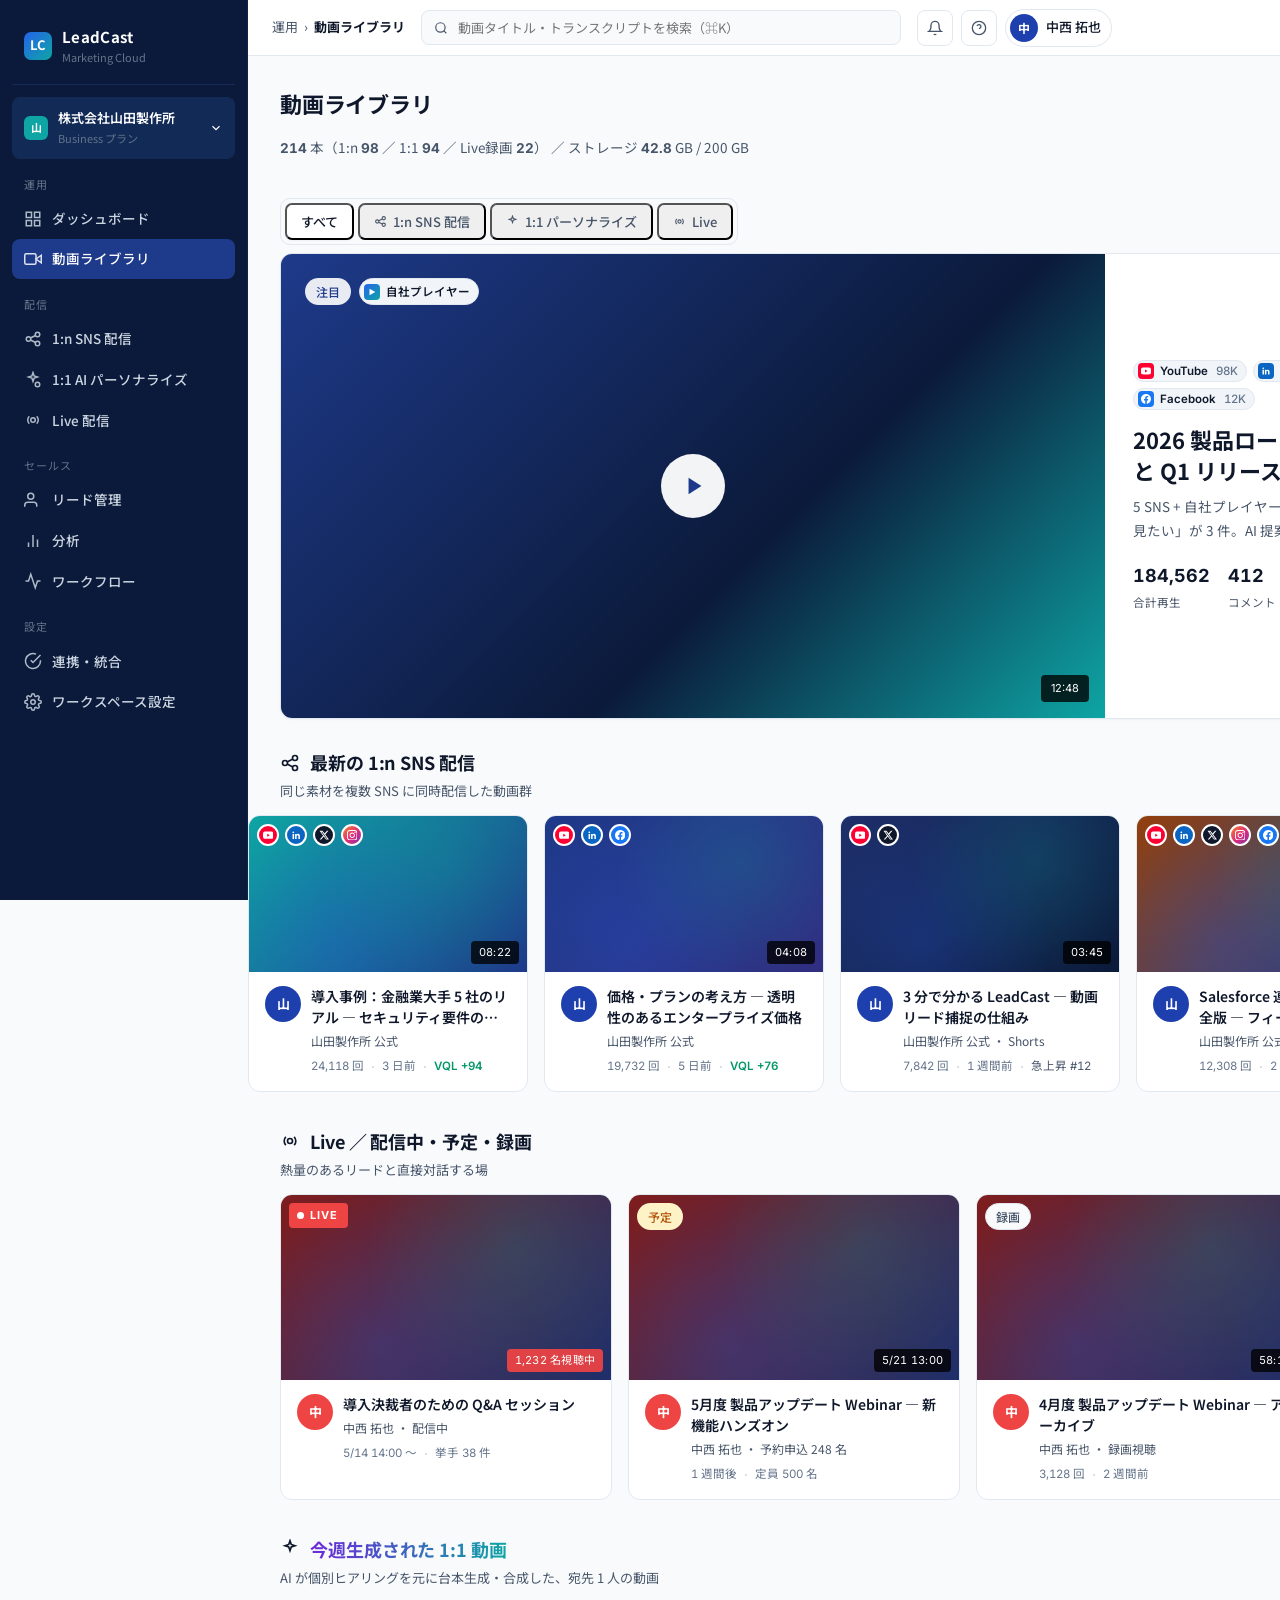
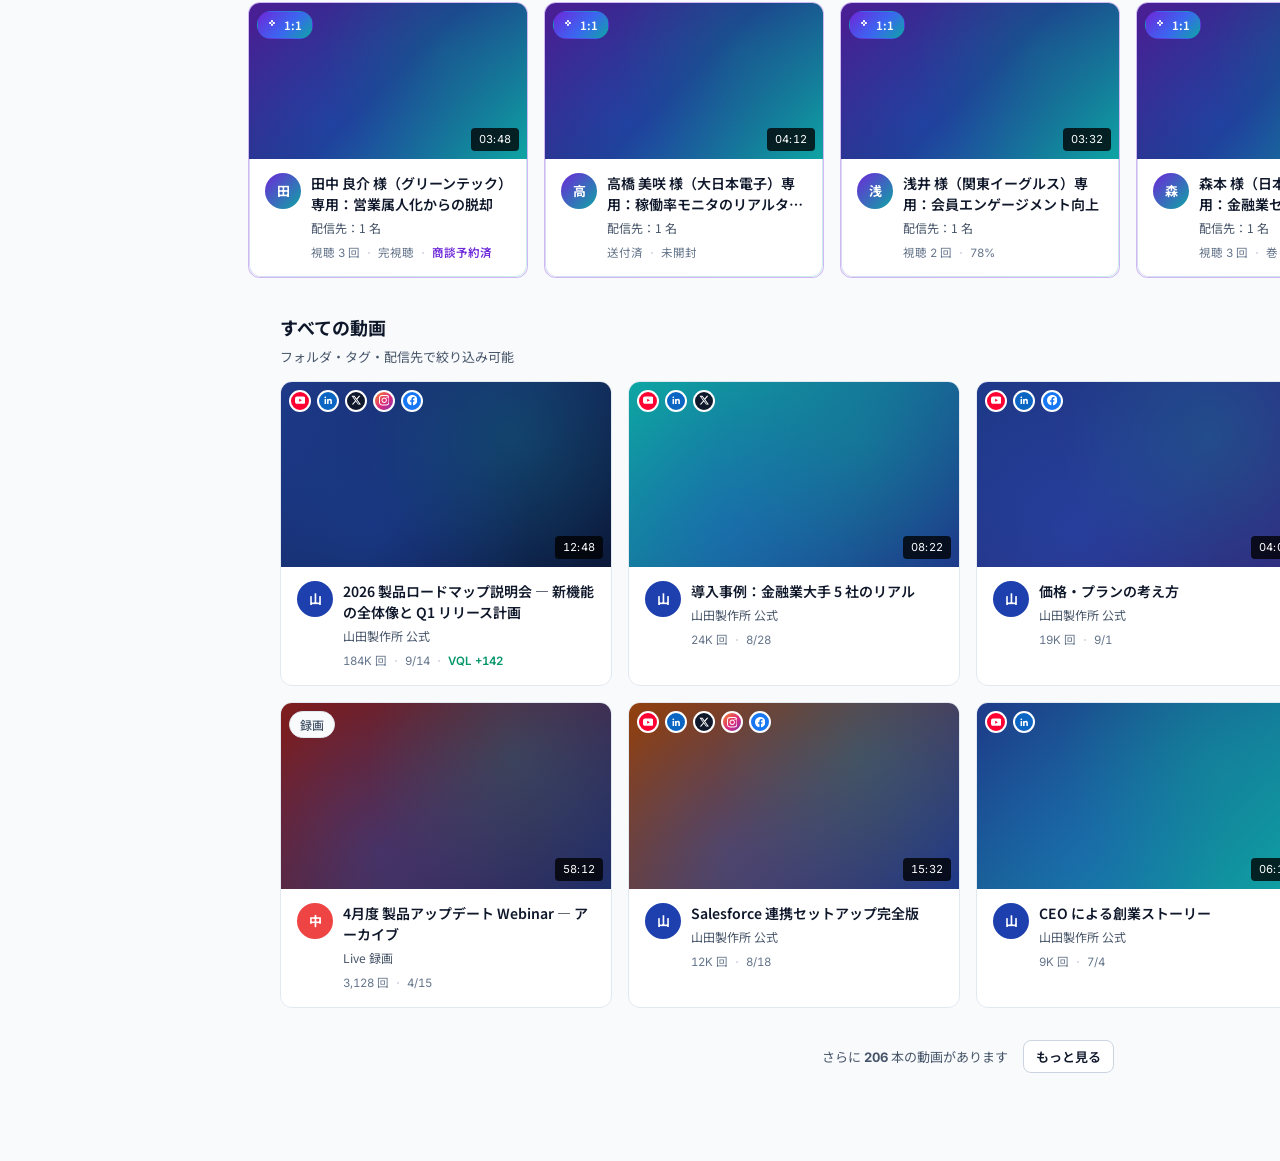
<file: site/videos.html>
<!doctype html>
<html lang="ja">
<head>
  <meta charset="utf-8" />
  <meta name="viewport" content="width=device-width, initial-scale=1" />
  <title>動画ライブラリ ｜ LeadCast</title>
  <link rel="preconnect" href="https://fonts.googleapis.com">
  <link rel="preconnect" href="https://fonts.gstatic.com" crossorigin>
  <link href="https://fonts.googleapis.com/css2?family=Inter:wght@400;500;600;700;800&family=Noto+Sans+JP:wght@400;500;600;700;800&display=swap" rel="stylesheet">
  <link rel="stylesheet" href="assets/tokens.css">
</head>
<body>

<div class="app">
  <aside class="sidebar">
    <a class="brand" href="index.html">
      <span class="brand-mark">LC</span>
      <div><div class="brand-name">LeadCast</div><div class="brand-sub">Marketing Cloud</div></div>
    </a>
    <div class="ws-switch">
      <span class="avatar">山</span>
      <div style="flex:1; min-width:0;">
        <div style="font-weight:600;">株式会社山田製作所</div>
        <div style="color:#64748B; font-size:11px;">Business プラン</div>
      </div>
      <svg width="14" height="14" viewBox="0 0 24 24" fill="none" stroke="currentColor" stroke-width="2"><polyline points="6 9 12 15 18 9"></polyline></svg>
    </div>

    <div class="nav-section">運用</div>
    <a class="nav-item" data-nav="dashboard.html" href="dashboard.html"><svg class="ico" viewBox="0 0 24 24" fill="none" stroke="currentColor" stroke-width="2"><rect x="3" y="3" width="7" height="7"></rect><rect x="14" y="3" width="7" height="7"></rect><rect x="14" y="14" width="7" height="7"></rect><rect x="3" y="14" width="7" height="7"></rect></svg>ダッシュボード</a>
    <a class="nav-item" data-nav="videos.html" href="videos.html"><svg class="ico" viewBox="0 0 24 24" fill="none" stroke="currentColor" stroke-width="2"><polygon points="23 7 16 12 23 17 23 7"></polygon><rect x="1" y="5" width="15" height="14" rx="2"></rect></svg>動画ライブラリ</a>

    <div class="nav-section">配信</div>
    <a class="nav-item" data-nav="distribution.html" href="distribution.html"><svg class="ico" viewBox="0 0 24 24" fill="none" stroke="currentColor" stroke-width="2"><circle cx="6" cy="12" r="3"/><circle cx="18" cy="6" r="3"/><circle cx="18" cy="18" r="3"/><line x1="8.6" y1="10.7" x2="15.4" y2="7.3"/><line x1="8.6" y1="13.3" x2="15.4" y2="16.7"/></svg>1:n SNS 配信</a>
    <a class="nav-item" data-nav="personalize.html" href="personalize.html"><svg class="ico" viewBox="0 0 24 24" fill="none" stroke="currentColor" stroke-width="2"><path d="M12 2l1.5 4.5L18 8l-4.5 1.5L12 14l-1.5-4.5L6 8l4.5-1.5z"/><circle cx="18" cy="18" r="3"/></svg>1:1 AI パーソナライズ</a>
    <a class="nav-item" data-nav="live.html" href="live.html"><svg class="ico" viewBox="0 0 24 24" fill="none" stroke="currentColor" stroke-width="2"><circle cx="12" cy="12" r="3"/><path d="M16.95 7.05a7 7 0 010 9.9M7.05 7.05a7 7 0 000 9.9"/></svg>Live 配信</a>

    <div class="nav-section">セールス</div>
    <a class="nav-item" data-nav="leads.html" href="leads.html"><svg class="ico" viewBox="0 0 24 24" fill="none" stroke="currentColor" stroke-width="2"><path d="M17 21v-2a4 4 0 0 0-4-4H5a4 4 0 0 0-4 4v2"></path><circle cx="9" cy="7" r="4"></circle></svg>リード管理</a>
    <a class="nav-item" data-nav="analytics.html" href="analytics.html"><svg class="ico" viewBox="0 0 24 24" fill="none" stroke="currentColor" stroke-width="2"><line x1="18" y1="20" x2="18" y2="10"></line><line x1="12" y1="20" x2="12" y2="4"></line><line x1="6" y1="20" x2="6" y2="14"></line></svg>分析</a>
    <a class="nav-item" href="#"><svg class="ico" viewBox="0 0 24 24" fill="none" stroke="currentColor" stroke-width="2"><polyline points="22 12 18 12 15 21 9 3 6 12 2 12"></polyline></svg>ワークフロー</a>

    <div class="nav-section">設定</div>
    <a class="nav-item" href="#"><svg class="ico" viewBox="0 0 24 24" fill="none" stroke="currentColor" stroke-width="2"><path d="M22 11.08V12a10 10 0 1 1-5.93-9.14"></path><polyline points="22 4 12 14.01 9 11.01"></polyline></svg>連携・統合</a>
    <a class="nav-item" href="#"><svg class="ico" viewBox="0 0 24 24" fill="none" stroke="currentColor" stroke-width="2"><circle cx="12" cy="12" r="3"></circle><path d="M19.4 15a1.65 1.65 0 0 0 .33 1.82l.06.06a2 2 0 0 1 0 2.83 2 2 0 0 1-2.83 0l-.06-.06a1.65 1.65 0 0 0-1.82-.33 1.65 1.65 0 0 0-1 1.51V21a2 2 0 0 1-4 0v-.09A1.65 1.65 0 0 0 9 19.4a1.65 1.65 0 0 0-1.82.33l-.06.06a2 2 0 0 1-2.83 0 2 2 0 0 1 0-2.83l.06-.06a1.65 1.65 0 0 0 .33-1.82 1.65 1.65 0 0 0-1.51-1H3a2 2 0 0 1 0-4h.09A1.65 1.65 0 0 0 4.6 9a1.65 1.65 0 0 0-.33-1.82l-.06-.06a2 2 0 1 1 2.83-2.83l.06.06a1.65 1.65 0 0 0 1.82.33H9a1.65 1.65 0 0 0 1-1.51V3a2 2 0 0 1 4 0v.09a1.65 1.65 0 0 0 1 1.51 1.65 1.65 0 0 0 1.82-.33l.06-.06a2 2 0 1 1 2.83 2.83l-.06.06a1.65 1.65 0 0 0-.33 1.82V9a1.65 1.65 0 0 0 1.51 1H21a2 2 0 0 1 0 4h-.09a1.65 1.65 0 0 0-1.51 1z"></path></svg>ワークスペース設定</a>
  </aside>

  <div>
    <header class="app-header">
      <div class="breadcrumb"><span>運用</span><span>›</span><strong style="color:var(--color-text);">動画ライブラリ</strong></div>
      <div class="search">
        <svg width="14" height="14" viewBox="0 0 24 24" fill="none" stroke="currentColor" stroke-width="2"><circle cx="11" cy="11" r="8"></circle><line x1="21" y1="21" x2="16.65" y2="16.65"></line></svg>
        <input type="text" placeholder="動画タイトル・トランスクリプトを検索（⌘K）" />
      </div>
      <div class="header-actions">
        <button class="icon-btn"><svg width="16" height="16" viewBox="0 0 24 24" fill="none" stroke="currentColor" stroke-width="2"><path d="M18 8A6 6 0 0 0 6 8c0 7-3 9-3 9h18s-3-2-3-9"></path><path d="M13.73 21a2 2 0 0 1-3.46 0"></path></svg></button>
        <button class="icon-btn"><svg width="16" height="16" viewBox="0 0 24 24" fill="none" stroke="currentColor" stroke-width="2"><circle cx="12" cy="12" r="10"></circle><path d="M9.09 9a3 3 0 0 1 5.83 1c0 2-3 3-3 3"></path><line x1="12" y1="17" x2="12.01" y2="17"></line></svg></button>
        <div class="user-chip"><span class="avatar">中</span><span class="name">中西 拓也</span></div>
      </div>
    </header>

    <main class="workarea">
      <div class="page-head">
        <div>
          <h1>動画ライブラリ</h1>
          <p class="desc"><b class="tabular">214</b> 本（1:n <b class="tabular">98</b> ／ 1:1 <b class="tabular">94</b> ／ Live録画 <b class="tabular">22</b>） ／ ストレージ <b class="tabular">42.8</b> GB / 200 GB</p>
        </div>
        <div style="display:flex; gap:8px;">
          <button class="btn btn-outline btn-sm">
            <svg width="14" height="14" viewBox="0 0 24 24" fill="none" stroke="currentColor" stroke-width="2"><polygon points="23 7 16 12 23 17 23 7"></polygon><rect x="1" y="5" width="15" height="14" rx="2"></rect></svg>
            ブラウザ録画
          </button>
          <button class="btn btn-primary btn-sm">
            <svg width="14" height="14" viewBox="0 0 24 24" fill="none" stroke="currentColor" stroke-width="2"><path d="M21 15v4a2 2 0 0 1-2 2H5a2 2 0 0 1-2-2v-4"></path><polyline points="17 8 12 3 7 8"></polyline><line x1="12" y1="3" x2="12" y2="15"></line></svg>
            アップロード
          </button>
        </div>
      </div>

      <!-- Type tabs (browse switch) -->
      <div class="row-flex wrap" style="justify-content:space-between; margin-bottom:8px;">
        <div class="subnav-row">
          <button class="tab active">すべて</button>
          <button class="tab"><svg width="13" height="13" viewBox="0 0 24 24" fill="none" stroke="currentColor" stroke-width="2"><circle cx="6" cy="12" r="3"/><circle cx="18" cy="6" r="3"/><circle cx="18" cy="18" r="3"/><line x1="8.6" y1="10.7" x2="15.4" y2="7.3"/><line x1="8.6" y1="13.3" x2="15.4" y2="16.7"/></svg>1:n SNS 配信</button>
          <button class="tab"><svg width="13" height="13" viewBox="0 0 24 24" fill="none" stroke="currentColor" stroke-width="2"><path d="M12 2l1.5 4.5L18 8l-4.5 1.5L12 14l-1.5-4.5L6 8l4.5-1.5z"/></svg>1:1 パーソナライズ</button>
          <button class="tab"><svg width="13" height="13" viewBox="0 0 24 24" fill="none" stroke="currentColor" stroke-width="2"><circle cx="12" cy="12" r="3"/><path d="M16.95 7.05a7 7 0 010 9.9M7.05 7.05a7 7 0 000 9.9"/></svg>Live</button>
        </div>
        <div class="toolbar-group">
          <div class="input">
            <svg width="14" height="14" viewBox="0 0 24 24" fill="none" stroke="currentColor" stroke-width="2"><polygon points="22 3 2 3 10 12.46 10 19 14 21 14 12.46 22 3"></polygon></svg>
            <span>すべてのフォルダ</span>
          </div>
          <div class="input">
            <svg width="14" height="14" viewBox="0 0 24 24" fill="none" stroke="currentColor" stroke-width="2"><path d="M3 6h18M6 12h12M10 18h4"></path></svg>
            <span>並び：作成日（新→旧）</span>
          </div>
        </div>
      </div>

      <!-- FEATURED -->
      <section class="card" style="overflow:hidden; margin-bottom:8px;">
        <div style="display:grid; grid-template-columns: 1.5fr 1fr; gap:0;">
          <div style="aspect-ratio:16/9; background:linear-gradient(135deg, #1E3A8A 0%, #0B1A3A 60%, #0EA5A4 100%); position:relative;">
            <div style="position:absolute; left:24px; top:24px; display:flex; gap:8px; flex-wrap:wrap;">
              <span class="badge badge-primary" style="background:rgba(255,255,255,.9);">注目</span>
              <span class="ch-chip ch-leadcast" data-channel="leadcast"><span class="ch-ico"></span>自社プレイヤー</span>
            </div>
            <div style="position:absolute; right:16px; bottom:16px; padding:4px 10px; background:rgba(0,0,0,.78); color:#fff; border-radius:4px; font-family:Inter; font-size:11px;">12:48</div>
            <div style="position:absolute; inset:0; display:grid; place-items:center;">
              <span style="width:64px; height:64px; border-radius:50%; background:rgba(255,255,255,.95); display:grid; place-items:center;">
                <svg width="22" height="22" viewBox="0 0 24 24" fill="currentColor" style="color:var(--color-primary-800); margin-left:3px;"><path d="M5 3l14 9-14 9V3z"/></svg>
              </span>
            </div>
          </div>
          <div style="padding:24px 28px; display:flex; flex-direction:column; justify-content:center;">
            <div class="dist-row" style="margin-bottom:14px;">
              <span class="ch-chip ch-youtube" data-channel="youtube"><span class="ch-ico"></span>YouTube <span class="ch-num">98K</span></span>
              <span class="ch-chip ch-linkedin" data-channel="linkedin"><span class="ch-ico"></span>LinkedIn <span class="ch-num">31K</span></span>
              <span class="ch-chip ch-x" data-channel="x"><span class="ch-ico"></span>X <span class="ch-num">24K</span></span>
              <span class="ch-chip ch-instagram" data-channel="instagram"><span class="ch-ico"></span>Instagram <span class="ch-num">18K</span></span>
              <span class="ch-chip ch-facebook" data-channel="facebook"><span class="ch-ico"></span>Facebook <span class="ch-num">12K</span></span>
            </div>
            <h2 style="font-size:22px; line-height:1.4; margin:0 0 8px; font-weight:700;">2026 製品ロードマップ説明会 — 新機能の全体像と Q1 リリース計画</h2>
            <p class="muted" style="font-size:13.5px; line-height:1.8; margin:0 0 18px;">5 SNS + 自社プレイヤーで同時配信中。コメント上位は「製造業向けの事例も見たい」が 3 件。AI 提案：製造業セグメント向けに 1:1 動画を生成。</p>
            <div style="display:flex; gap:18px; align-items:center; flex-wrap:wrap;">
              <div><b class="tabular" style="font-size:18px; color:var(--color-text); font-family:Inter;">184,562</b><div class="muted" style="font-size:11.5px;">合計再生</div></div>
              <div><b class="tabular" style="font-size:18px; color:var(--color-text); font-family:Inter;">412</b><div class="muted" style="font-size:11.5px;">コメント</div></div>
              <div><b class="tabular" style="font-size:18px; color:var(--color-text); font-family:Inter;">142</b><div class="muted" style="font-size:11.5px;">流入リード</div></div>
              <div style="margin-left:auto; display:flex; gap:8px;">
                <a class="btn btn-outline btn-sm" href="player.html">プレビュー</a>
                <a class="btn btn-primary btn-sm" href="distribution.html">配信分析 →</a>
              </div>
            </div>
          </div>
        </div>
      </section>

      <!-- RAIL: 1:n SNS broadcasts -->
      <div class="rail-head">
        <div>
          <h2><svg width="20" height="20" viewBox="0 0 24 24" fill="none" stroke="currentColor" stroke-width="2"><circle cx="6" cy="12" r="3"/><circle cx="18" cy="6" r="3"/><circle cx="18" cy="18" r="3"/><line x1="8.6" y1="10.7" x2="15.4" y2="7.3"/><line x1="8.6" y1="13.3" x2="15.4" y2="16.7"/></svg>最新の 1:n SNS 配信</h2>
          <p class="desc">同じ素材を複数 SNS に同時配信した動画群</p>
        </div>
        <a class="btn btn-ghost btn-sm" href="distribution.html">配信モニタへ →</a>
      </div>
      <div class="browse-rail">
        <article class="v-card">
          <div class="v-thumb" style="background:linear-gradient(135deg,#0EA5A4,#1E3A8A);">
            <div class="corner">
              <span class="ch-dot youtube" data-channel="youtube"></span>
              <span class="ch-dot linkedin" data-channel="linkedin"></span>
              <span class="ch-dot x" data-channel="x"></span>
              <span class="ch-dot instagram" data-channel="instagram"></span>
            </div>
            <span class="duration">08:22</span>
            <div class="play-hint"><span><svg viewBox="0 0 24 24" fill="currentColor"><path d="M5 3l14 9-14 9V3z"/></svg></span></div>
          </div>
          <div class="v-info">
            <div class="ch-avatar">山</div>
            <div>
              <h3 class="v-title">導入事例：金融業大手 5 社のリアル — セキュリティ要件の解決策</h3>
              <div class="v-meta">山田製作所 公式</div>
              <div class="v-stats"><span>24,118 回</span><span class="sep"></span><span>3 日前</span><span class="sep"></span><span style="color:var(--color-success); font-weight:600;">VQL +94</span></div>
            </div>
          </div>
        </article>

        <article class="v-card">
          <div class="v-thumb" style="background:linear-gradient(135deg,#1E3A8A,#312E81);">
            <div class="corner">
              <span class="ch-dot youtube" data-channel="youtube"></span>
              <span class="ch-dot linkedin" data-channel="linkedin"></span>
              <span class="ch-dot facebook" data-channel="facebook"></span>
            </div>
            <span class="duration">04:08</span>
            <div class="play-hint"><span><svg viewBox="0 0 24 24" fill="currentColor"><path d="M5 3l14 9-14 9V3z"/></svg></span></div>
          </div>
          <div class="v-info">
            <div class="ch-avatar">山</div>
            <div>
              <h3 class="v-title">価格・プランの考え方 — 透明性のあるエンタープライズ価格</h3>
              <div class="v-meta">山田製作所 公式</div>
              <div class="v-stats"><span>19,732 回</span><span class="sep"></span><span>5 日前</span><span class="sep"></span><span style="color:var(--color-success); font-weight:600;">VQL +76</span></div>
            </div>
          </div>
        </article>

        <article class="v-card">
          <div class="v-thumb" style="background:linear-gradient(135deg,#1E2F6B,#0B1A3A);">
            <div class="corner">
              <span class="ch-dot youtube" data-channel="youtube"></span>
              <span class="ch-dot x" data-channel="x"></span>
            </div>
            <span class="duration">03:45</span>
            <div class="play-hint"><span><svg viewBox="0 0 24 24" fill="currentColor"><path d="M5 3l14 9-14 9V3z"/></svg></span></div>
          </div>
          <div class="v-info">
            <div class="ch-avatar">山</div>
            <div>
              <h3 class="v-title">3 分で分かる LeadCast — 動画リード捕捉の仕組み</h3>
              <div class="v-meta">山田製作所 公式 ・ Shorts</div>
              <div class="v-stats"><span>7,842 回</span><span class="sep"></span><span>1 週間前</span><span class="sep"></span><span style="color:var(--color-text-muted);">急上昇 #12</span></div>
            </div>
          </div>
        </article>

        <article class="v-card">
          <div class="v-thumb" style="background:linear-gradient(135deg,#92400E,#1E3A8A);">
            <div class="corner">
              <span class="ch-dot youtube" data-channel="youtube"></span>
              <span class="ch-dot linkedin" data-channel="linkedin"></span>
              <span class="ch-dot x" data-channel="x"></span>
              <span class="ch-dot instagram" data-channel="instagram"></span>
              <span class="ch-dot facebook" data-channel="facebook"></span>
            </div>
            <span class="duration">15:32</span>
            <div class="play-hint"><span><svg viewBox="0 0 24 24" fill="currentColor"><path d="M5 3l14 9-14 9V3z"/></svg></span></div>
          </div>
          <div class="v-info">
            <div class="ch-avatar">山</div>
            <div>
              <h3 class="v-title">Salesforce 連携セットアップ完全版 — フィールドマッピングまで</h3>
              <div class="v-meta">山田製作所 公式</div>
              <div class="v-stats"><span>12,308 回</span><span class="sep"></span><span>2 週間前</span><span class="sep"></span><span style="color:var(--color-success); font-weight:600;">VQL +58</span></div>
            </div>
          </div>
        </article>

        <article class="v-card">
          <div class="v-thumb" style="background:linear-gradient(135deg,#4C1D95,#1E3A8A);">
            <div class="corner">
              <span class="badge badge-primary" style="font-size:10px;">限定公開</span>
            </div>
            <span class="duration">22:08</span>
            <div class="play-hint"><span><svg viewBox="0 0 24 24" fill="currentColor"><path d="M5 3l14 9-14 9V3z"/></svg></span></div>
          </div>
          <div class="v-info">
            <div class="ch-avatar">山</div>
            <div>
              <h3 class="v-title">エンタープライズ企業向け：SOC 2 取得ロードマップ</h3>
              <div class="v-meta">山田製作所 公式 ・ 限定配布</div>
              <div class="v-stats"><span>1,242 回</span><span class="sep"></span><span>1 か月前</span></div>
            </div>
          </div>
        </article>
      </div>

      <!-- RAIL: Live -->
      <div class="rail-head">
        <div>
          <h2><svg width="20" height="20" viewBox="0 0 24 24" fill="none" stroke="currentColor" stroke-width="2"><circle cx="12" cy="12" r="3"/><path d="M16.95 7.05a7 7 0 010 9.9M7.05 7.05a7 7 0 000 9.9"/></svg>Live ／ 配信中・予定・録画</h2>
          <p class="desc">熱量のあるリードと直接対話する場</p>
        </div>
        <a class="btn btn-ghost btn-sm" href="live.html">Live 管理へ →</a>
      </div>
      <div class="browse-rail">
        <article class="v-card">
          <div class="v-thumb gradient-live">
            <div class="corner"><span class="live-pill"><span class="live-dot"></span>LIVE</span></div>
            <span class="duration" style="background:rgba(239,68,68,.92);"><span data-live-count="1284">1,284</span> 名視聴中</span>
            <div class="play-hint"><span><svg viewBox="0 0 24 24" fill="currentColor"><path d="M5 3l14 9-14 9V3z"/></svg></span></div>
          </div>
          <div class="v-info">
            <div class="ch-avatar" style="background:var(--live-red);">中</div>
            <div>
              <h3 class="v-title">導入決裁者のための Q&A セッション</h3>
              <div class="v-meta">中西 拓也 ・ 配信中</div>
              <div class="v-stats"><span>5/14 14:00 〜</span><span class="sep"></span><span>挙手 38 件</span></div>
            </div>
          </div>
        </article>

        <article class="v-card">
          <div class="v-thumb gradient-live">
            <div class="corner"><span class="badge badge-warning">予定</span></div>
            <span class="duration">5/21 13:00</span>
            <div class="play-hint"><span><svg viewBox="0 0 24 24" fill="currentColor"><path d="M5 3l14 9-14 9V3z"/></svg></span></div>
          </div>
          <div class="v-info">
            <div class="ch-avatar" style="background:var(--live-red);">中</div>
            <div>
              <h3 class="v-title">5月度 製品アップデート Webinar — 新機能ハンズオン</h3>
              <div class="v-meta">中西 拓也 ・ 予約申込 248 名</div>
              <div class="v-stats"><span>1 週間後</span><span class="sep"></span><span>定員 500 名</span></div>
            </div>
          </div>
        </article>

        <article class="v-card">
          <div class="v-thumb gradient-live">
            <div class="corner"><span class="badge">録画</span></div>
            <span class="duration">58:12</span>
            <div class="play-hint"><span><svg viewBox="0 0 24 24" fill="currentColor"><path d="M5 3l14 9-14 9V3z"/></svg></span></div>
          </div>
          <div class="v-info">
            <div class="ch-avatar" style="background:var(--live-red);">中</div>
            <div>
              <h3 class="v-title">4月度 製品アップデート Webinar — アーカイブ</h3>
              <div class="v-meta">中西 拓也 ・ 録画視聴</div>
              <div class="v-stats"><span>3,128 回</span><span class="sep"></span><span>2 週間前</span></div>
            </div>
          </div>
        </article>

        <article class="v-card">
          <div class="v-thumb gradient-live">
            <div class="corner"><span class="badge">録画</span></div>
            <span class="duration">42:08</span>
            <div class="play-hint"><span><svg viewBox="0 0 24 24" fill="currentColor"><path d="M5 3l14 9-14 9V3z"/></svg></span></div>
          </div>
          <div class="v-info">
            <div class="ch-avatar" style="background:var(--live-red);">中</div>
            <div>
              <h3 class="v-title">クローズド Live：金融業向け事例詳細</h3>
              <div class="v-meta">中西 拓也 ・ 限定 24 名対象</div>
              <div class="v-stats"><span>22 回視聴</span><span class="sep"></span><span>3 週間前</span></div>
            </div>
          </div>
        </article>
      </div>

      <!-- RAIL: 1:1 personalized -->
      <div class="rail-head">
        <div>
          <h2><svg width="20" height="20" viewBox="0 0 24 24" fill="none" stroke="currentColor" stroke-width="2"><path d="M12 2l1.5 4.5L18 8l-4.5 1.5L12 14l-1.5-4.5L6 8l4.5-1.5z"/></svg><span class="ai-text-grad">今週生成された 1:1 動画</span></h2>
          <p class="desc">AI が個別ヒアリングを元に台本生成・合成した、宛先 1 人の動画</p>
        </div>
        <a class="btn btn-ghost btn-sm" href="personalize.html">1:1 管理へ →</a>
      </div>
      <div class="browse-rail">
        <article class="v-card personalized">
          <div class="v-thumb gradient-ai">
            <div class="corner"><span class="ai-badge solid"><svg viewBox="0 0 24 24" fill="none" stroke="currentColor" stroke-width="2"><path d="M12 2l1.5 4.5L18 8l-4.5 1.5L12 14l-1.5-4.5L6 8l4.5-1.5z"/></svg>1:1</span></div>
            <span class="duration">03:48</span>
            <div class="play-hint"><span><svg viewBox="0 0 24 24" fill="currentColor"><path d="M5 3l14 9-14 9V3z"/></svg></span></div>
          </div>
          <div class="v-info">
            <div class="ch-avatar" style="background:linear-gradient(135deg,var(--ai-from),var(--ai-to));">田</div>
            <div>
              <h3 class="v-title">田中 良介 様（グリーンテック）専用：営業属人化からの脱却</h3>
              <div class="v-meta">配信先：1 名</div>
              <div class="v-stats"><span>視聴 3 回</span><span class="sep"></span><span>完視聴</span><span class="sep"></span><span style="color:var(--ai-from); font-weight:600;">商談予約済</span></div>
            </div>
          </div>
        </article>

        <article class="v-card personalized">
          <div class="v-thumb gradient-ai">
            <div class="corner"><span class="ai-badge solid"><svg viewBox="0 0 24 24" fill="none" stroke="currentColor" stroke-width="2"><path d="M12 2l1.5 4.5L18 8l-4.5 1.5L12 14l-1.5-4.5L6 8l4.5-1.5z"/></svg>1:1</span></div>
            <span class="duration">04:12</span>
            <div class="play-hint"><span><svg viewBox="0 0 24 24" fill="currentColor"><path d="M5 3l14 9-14 9V3z"/></svg></span></div>
          </div>
          <div class="v-info">
            <div class="ch-avatar" style="background:linear-gradient(135deg,var(--ai-from),var(--ai-to));">高</div>
            <div>
              <h3 class="v-title">高橋 美咲 様（大日本電子）専用：稼働率モニタのリアルタイム化</h3>
              <div class="v-meta">配信先：1 名</div>
              <div class="v-stats"><span>送付済</span><span class="sep"></span><span>未開封</span></div>
            </div>
          </div>
        </article>

        <article class="v-card personalized">
          <div class="v-thumb gradient-ai">
            <div class="corner"><span class="ai-badge solid"><svg viewBox="0 0 24 24" fill="none" stroke="currentColor" stroke-width="2"><path d="M12 2l1.5 4.5L18 8l-4.5 1.5L12 14l-1.5-4.5L6 8l4.5-1.5z"/></svg>1:1</span></div>
            <span class="duration">03:32</span>
            <div class="play-hint"><span><svg viewBox="0 0 24 24" fill="currentColor"><path d="M5 3l14 9-14 9V3z"/></svg></span></div>
          </div>
          <div class="v-info">
            <div class="ch-avatar" style="background:linear-gradient(135deg,var(--ai-from),var(--ai-to));">浅</div>
            <div>
              <h3 class="v-title">浅井 様（関東イーグルス）専用：会員エンゲージメント向上</h3>
              <div class="v-meta">配信先：1 名</div>
              <div class="v-stats"><span>視聴 2 回</span><span class="sep"></span><span>78%</span></div>
            </div>
          </div>
        </article>

        <article class="v-card personalized">
          <div class="v-thumb gradient-ai">
            <div class="corner"><span class="ai-badge solid"><svg viewBox="0 0 24 24" fill="none" stroke="currentColor" stroke-width="2"><path d="M12 2l1.5 4.5L18 8l-4.5 1.5L12 14l-1.5-4.5L6 8l4.5-1.5z"/></svg>1:1</span></div>
            <span class="duration">04:54</span>
            <div class="play-hint"><span><svg viewBox="0 0 24 24" fill="currentColor"><path d="M5 3l14 9-14 9V3z"/></svg></span></div>
          </div>
          <div class="v-info">
            <div class="ch-avatar" style="background:linear-gradient(135deg,var(--ai-from),var(--ai-to));">森</div>
            <div>
              <h3 class="v-title">森本 様（日本生命グループ）専用：金融業セキュリティ要件詳細</h3>
              <div class="v-meta">配信先：1 名</div>
              <div class="v-stats"><span>視聴 3 回</span><span class="sep"></span><span>巻き戻し集中</span></div>
            </div>
          </div>
        </article>

        <article class="v-card personalized">
          <div class="v-thumb gradient-ai">
            <div class="corner"><span class="ai-badge solid"><svg viewBox="0 0 24 24" fill="none" stroke="currentColor" stroke-width="2"><path d="M12 2l1.5 4.5L18 8l-4.5 1.5L12 14l-1.5-4.5L6 8l4.5-1.5z"/></svg>1:1</span></div>
            <span class="duration">03:22</span>
            <div class="play-hint"><span><svg viewBox="0 0 24 24" fill="currentColor"><path d="M5 3l14 9-14 9V3z"/></svg></span></div>
          </div>
          <div class="v-info">
            <div class="ch-avatar" style="background:linear-gradient(135deg,var(--ai-from),var(--ai-to));">小</div>
            <div>
              <h3 class="v-title">小林 様（東京クラウド）専用：オンプレ移行のメリット比較</h3>
              <div class="v-meta">配信先：1 名</div>
              <div class="v-stats"><span>未送付</span><span class="sep"></span><span style="color:var(--color-text-muted);">承認待ち</span></div>
            </div>
          </div>
        </article>
      </div>

      <!-- ALL LIBRARY -->
      <div class="rail-head">
        <div>
          <h2>すべての動画</h2>
          <p class="desc">フォルダ・タグ・配信先で絞り込み可能</p>
        </div>
        <div class="tabs" style="background:transparent; border:1px solid var(--color-border);">
          <button class="tab active" aria-label="グリッド表示">
            <svg width="14" height="14" viewBox="0 0 24 24" fill="none" stroke="currentColor" stroke-width="2"><rect x="3" y="3" width="7" height="7"></rect><rect x="14" y="3" width="7" height="7"></rect><rect x="14" y="14" width="7" height="7"></rect><rect x="3" y="14" width="7" height="7"></rect></svg>
          </button>
          <button class="tab" aria-label="リスト表示">
            <svg width="14" height="14" viewBox="0 0 24 24" fill="none" stroke="currentColor" stroke-width="2"><line x1="8" y1="6" x2="21" y2="6"></line><line x1="8" y1="12" x2="21" y2="12"></line><line x1="8" y1="18" x2="21" y2="18"></line><line x1="3" y1="6" x2="3.01" y2="6"></line><line x1="3" y1="12" x2="3.01" y2="12"></line><line x1="3" y1="18" x2="3.01" y2="18"></line></svg>
          </button>
        </div>
      </div>

      <div class="video-grid">
        <article class="v-card">
          <div class="v-thumb">
            <div class="corner">
              <span class="ch-dot youtube" data-channel="youtube"></span>
              <span class="ch-dot linkedin" data-channel="linkedin"></span>
              <span class="ch-dot x" data-channel="x"></span>
              <span class="ch-dot instagram" data-channel="instagram"></span>
              <span class="ch-dot facebook" data-channel="facebook"></span>
            </div>
            <span class="duration">12:48</span>
            <div class="play-hint"><span><svg viewBox="0 0 24 24" fill="currentColor"><path d="M5 3l14 9-14 9V3z"/></svg></span></div>
          </div>
          <div class="v-info">
            <div class="ch-avatar">山</div>
            <div>
              <h3 class="v-title">2026 製品ロードマップ説明会 — 新機能の全体像と Q1 リリース計画</h3>
              <div class="v-meta">山田製作所 公式</div>
              <div class="v-stats"><span>184K 回</span><span class="sep"></span><span>9/14</span><span class="sep"></span><span style="color:var(--color-success); font-weight:600;">VQL +142</span></div>
            </div>
          </div>
        </article>

        <article class="v-card">
          <div class="v-thumb" style="background:linear-gradient(135deg,#0EA5A4,#1E3A8A);">
            <div class="corner">
              <span class="ch-dot youtube" data-channel="youtube"></span>
              <span class="ch-dot linkedin" data-channel="linkedin"></span>
              <span class="ch-dot x" data-channel="x"></span>
            </div>
            <span class="duration">08:22</span>
            <div class="play-hint"><span><svg viewBox="0 0 24 24" fill="currentColor"><path d="M5 3l14 9-14 9V3z"/></svg></span></div>
          </div>
          <div class="v-info">
            <div class="ch-avatar">山</div>
            <div>
              <h3 class="v-title">導入事例：金融業大手 5 社のリアル</h3>
              <div class="v-meta">山田製作所 公式</div>
              <div class="v-stats"><span>24K 回</span><span class="sep"></span><span>8/28</span></div>
            </div>
          </div>
        </article>

        <article class="v-card">
          <div class="v-thumb" style="background:linear-gradient(135deg,#1E3A8A,#312E81);">
            <div class="corner">
              <span class="ch-dot youtube" data-channel="youtube"></span>
              <span class="ch-dot linkedin" data-channel="linkedin"></span>
              <span class="ch-dot facebook" data-channel="facebook"></span>
            </div>
            <span class="duration">04:08</span>
            <div class="play-hint"><span><svg viewBox="0 0 24 24" fill="currentColor"><path d="M5 3l14 9-14 9V3z"/></svg></span></div>
          </div>
          <div class="v-info">
            <div class="ch-avatar">山</div>
            <div>
              <h3 class="v-title">価格・プランの考え方</h3>
              <div class="v-meta">山田製作所 公式</div>
              <div class="v-stats"><span>19K 回</span><span class="sep"></span><span>9/1</span></div>
            </div>
          </div>
        </article>

        <article class="v-card personalized">
          <div class="v-thumb gradient-ai">
            <div class="corner"><span class="ai-badge solid"><svg viewBox="0 0 24 24" fill="none" stroke="currentColor" stroke-width="2"><path d="M12 2l1.5 4.5L18 8l-4.5 1.5L12 14l-1.5-4.5L6 8l4.5-1.5z"/></svg>1:1</span></div>
            <span class="duration">03:48</span>
            <div class="play-hint"><span><svg viewBox="0 0 24 24" fill="currentColor"><path d="M5 3l14 9-14 9V3z"/></svg></span></div>
          </div>
          <div class="v-info">
            <div class="ch-avatar" style="background:linear-gradient(135deg,var(--ai-from),var(--ai-to));">田</div>
            <div>
              <h3 class="v-title">田中様 専用：営業属人化からの脱却</h3>
              <div class="v-meta">1:1 ／ 配信先 1 名</div>
              <div class="v-stats"><span>3 回視聴</span><span class="sep"></span><span style="color:var(--ai-from); font-weight:600;">商談予約済</span></div>
            </div>
          </div>
        </article>

        <article class="v-card">
          <div class="v-thumb gradient-live">
            <div class="corner"><span class="badge">録画</span></div>
            <span class="duration">58:12</span>
            <div class="play-hint"><span><svg viewBox="0 0 24 24" fill="currentColor"><path d="M5 3l14 9-14 9V3z"/></svg></span></div>
          </div>
          <div class="v-info">
            <div class="ch-avatar" style="background:var(--live-red);">中</div>
            <div>
              <h3 class="v-title">4月度 製品アップデート Webinar — アーカイブ</h3>
              <div class="v-meta">Live 録画</div>
              <div class="v-stats"><span>3,128 回</span><span class="sep"></span><span>4/15</span></div>
            </div>
          </div>
        </article>

        <article class="v-card">
          <div class="v-thumb" style="background:linear-gradient(135deg,#92400E,#1E3A8A);">
            <div class="corner">
              <span class="ch-dot youtube" data-channel="youtube"></span>
              <span class="ch-dot linkedin" data-channel="linkedin"></span>
              <span class="ch-dot x" data-channel="x"></span>
              <span class="ch-dot instagram" data-channel="instagram"></span>
              <span class="ch-dot facebook" data-channel="facebook"></span>
            </div>
            <span class="duration">15:32</span>
            <div class="play-hint"><span><svg viewBox="0 0 24 24" fill="currentColor"><path d="M5 3l14 9-14 9V3z"/></svg></span></div>
          </div>
          <div class="v-info">
            <div class="ch-avatar">山</div>
            <div>
              <h3 class="v-title">Salesforce 連携セットアップ完全版</h3>
              <div class="v-meta">山田製作所 公式</div>
              <div class="v-stats"><span>12K 回</span><span class="sep"></span><span>8/18</span></div>
            </div>
          </div>
        </article>

        <article class="v-card">
          <div class="v-thumb" style="background:linear-gradient(135deg,#1E3A8A,#0EA5A4);">
            <div class="corner">
              <span class="ch-dot youtube" data-channel="youtube"></span>
              <span class="ch-dot linkedin" data-channel="linkedin"></span>
            </div>
            <span class="duration">06:14</span>
            <div class="play-hint"><span><svg viewBox="0 0 24 24" fill="currentColor"><path d="M5 3l14 9-14 9V3z"/></svg></span></div>
          </div>
          <div class="v-info">
            <div class="ch-avatar">山</div>
            <div>
              <h3 class="v-title">CEO による創業ストーリー</h3>
              <div class="v-meta">山田製作所 公式</div>
              <div class="v-stats"><span>9K 回</span><span class="sep"></span><span>7/4</span></div>
            </div>
          </div>
        </article>

        <article class="v-card personalized">
          <div class="v-thumb gradient-ai">
            <div class="corner"><span class="ai-badge solid"><svg viewBox="0 0 24 24" fill="none" stroke="currentColor" stroke-width="2"><path d="M12 2l1.5 4.5L18 8l-4.5 1.5L12 14l-1.5-4.5L6 8l4.5-1.5z"/></svg>1:1</span></div>
            <span class="duration">04:12</span>
            <div class="play-hint"><span><svg viewBox="0 0 24 24" fill="currentColor"><path d="M5 3l14 9-14 9V3z"/></svg></span></div>
          </div>
          <div class="v-info">
            <div class="ch-avatar" style="background:linear-gradient(135deg,var(--ai-from),var(--ai-to));">高</div>
            <div>
              <h3 class="v-title">高橋 様 専用：稼働率モニタのリアルタイム化</h3>
              <div class="v-meta">1:1 ／ 配信先 1 名</div>
              <div class="v-stats"><span>送付済</span><span class="sep"></span><span>未開封</span></div>
            </div>
          </div>
        </article>
      </div>

      <div style="text-align:center; padding:32px 0; color:var(--color-text-muted); font-size:13px;">
        さらに <b class="tabular">206</b> 本の動画があります
        <button class="btn btn-outline btn-sm" style="margin-left:12px;">もっと見る</button>
      </div>

    </main>
  </div>
</div>

<script src="assets/app.js"></script>
</body>
</html>
</file>
<file: site/assets/tokens.css>
/* LeadCast Design Tokens
   準拠: CLAUDE.md「デザイン方針」セクション
   Noto Sans JP（JP） + Inter（Latin/Numerals）
   プライマリ: navy 系 / アクセント: teal 単色
*/

:root {
  /* Color: Primary (Navy) */
  --color-primary-50:  #EFF4FF;
  --color-primary-100: #DBE6FE;
  --color-primary-200: #BFD2FD;
  --color-primary-300: #93B4FB;
  --color-primary-400: #608AF7;
  --color-primary-500: #3B66F1;
  --color-primary-600: #2563EB;
  --color-primary-700: #1E40AF;
  --color-primary-800: #1E3A8A;
  --color-primary-900: #1E2F6B;

  /* Color: Accent (Teal) — 一色のみ */
  --color-accent-50:  #ECFDF7;
  --color-accent-500: #0EA5A4;
  --color-accent-600: #0D8F8E;
  --color-accent-700: #0B6F6E;

  /* Color: Status */
  --color-success:    #059669;
  --color-success-bg: #D1FAE5;
  --color-warning:    #B45309;
  --color-warning-bg: #FEF3C7;
  --color-danger:     #B91C1C;
  --color-danger-bg:  #FEE2E2;

  /* Color: Neutrals (slate) */
  --color-bg:         #F8FAFC;
  --color-bg-alt:     #FAFAFA;
  --color-surface:    #FFFFFF;
  --color-border:     #E2E8F0;
  --color-border-strong: #CBD5E1;
  --color-text:       #0F172A;
  --color-text-muted: #475569;
  --color-text-soft:  #64748B;
  --color-text-disabled: #94A3B8;

  /* Typography */
  --font-jp: "Noto Sans JP", system-ui, sans-serif;
  --font-en: "Inter", "Noto Sans JP", system-ui, sans-serif;

  /* Layout */
  --sidebar-w: 248px;
  --header-h: 56px;
  --radius-sm: 6px;
  --radius:    8px;
  --radius-lg: 12px;

  /* Shadow */
  --shadow-sm: 0 1px 2px rgba(15, 23, 42, 0.04);
  --shadow:    0 1px 3px rgba(15, 23, 42, 0.06), 0 1px 2px rgba(15, 23, 42, 0.04);
  --shadow-lg: 0 10px 25px -10px rgba(15, 23, 42, 0.18);

  /* Motion */
  --ease: cubic-bezier(0.4, 0, 0.2, 1);
}

/* Base */
* { box-sizing: border-box; }
html, body {
  margin: 0;
  padding: 0;
  font-family: var(--font-jp);
  font-size: 14px;
  line-height: 1.75;
  color: var(--color-text);
  background: var(--color-bg);
  -webkit-font-smoothing: antialiased;
  text-rendering: optimizeLegibility;
}

a { color: inherit; text-decoration: none; }
button { font-family: inherit; cursor: pointer; }
input, select, textarea { font-family: inherit; font-size: inherit; }

/* 等幅数字（KPI / 表データ） */
.tabular { font-variant-numeric: tabular-nums; font-feature-settings: "tnum" 1; font-family: var(--font-en); }

/* Utility */
.container { max-width: 1440px; margin: 0 auto; padding: 0 32px; }
.muted { color: var(--color-text-muted); }
.soft { color: var(--color-text-soft); }

/* Buttons */
.btn {
  display: inline-flex;
  align-items: center;
  justify-content: center;
  gap: 8px;
  padding: 10px 18px;
  font-size: 14px;
  font-weight: 600;
  border-radius: var(--radius);
  border: 1px solid transparent;
  transition: background-color .15s var(--ease), border-color .15s var(--ease), color .15s var(--ease);
  white-space: nowrap;
}
.btn-primary { background: var(--color-primary-700); color: #fff; }
.btn-primary:hover { background: var(--color-primary-800); }
.btn-outline { background: var(--color-surface); color: var(--color-text); border-color: var(--color-border-strong); }
.btn-outline:hover { background: var(--color-bg); }
.btn-ghost { background: transparent; color: var(--color-text-muted); }
.btn-ghost:hover { background: var(--color-bg); color: var(--color-text); }
.btn-sm { padding: 6px 12px; font-size: 13px; }
.btn-icon { padding: 8px; }

/* Card */
.card {
  background: var(--color-surface);
  border: 1px solid var(--color-border);
  border-radius: var(--radius-lg);
  box-shadow: var(--shadow-sm);
}
.card-pad { padding: 24px; }
.card-tight { padding: 16px; }

/* Badge / Pill */
.badge {
  display: inline-flex; align-items: center; gap: 6px;
  padding: 2px 10px;
  font-size: 12px;
  font-weight: 500;
  border-radius: 999px;
  background: var(--color-bg);
  color: var(--color-text-muted);
  border: 1px solid var(--color-border);
}
.badge-success { background: var(--color-success-bg); color: var(--color-success); border-color: transparent; }
.badge-warning { background: var(--color-warning-bg); color: var(--color-warning); border-color: transparent; }
.badge-danger  { background: var(--color-danger-bg);  color: var(--color-danger);  border-color: transparent; }
.badge-primary { background: var(--color-primary-50); color: var(--color-primary-800); border-color: transparent; }
.badge-accent  { background: var(--color-accent-50);  color: var(--color-accent-700);  border-color: transparent; }

/* Section heading */
.section-title { font-size: 13px; font-weight: 600; color: var(--color-text-muted); letter-spacing: .04em; text-transform: uppercase; margin: 0; }

/* App Shell ----------------------------------------------------- */
.app {
  display: grid;
  grid-template-columns: var(--sidebar-w) 1fr;
  min-height: 100vh;
}

.sidebar {
  background: #0B1A3A;
  color: #CBD5E1;
  border-right: 1px solid #0F2349;
  padding: 16px 12px;
  position: sticky;
  top: 0;
  height: 100vh;
  overflow-y: auto;
}
.sidebar .brand {
  display: flex; align-items: center; gap: 10px;
  padding: 8px 12px 16px;
  border-bottom: 1px solid #142B5A;
  margin-bottom: 12px;
}
.sidebar .brand-mark {
  width: 28px; height: 28px;
  border-radius: 7px;
  background: linear-gradient(135deg, #2563EB 0%, #0EA5A4 100%);
  display: grid; place-items: center;
  color: #fff; font-weight: 700; font-size: 13px;
}
.sidebar .brand-name { color: #fff; font-weight: 700; font-size: 15px; letter-spacing: .02em; }
.sidebar .brand-sub  { color: #64748B; font-size: 11px; margin-top: -2px; }
.sidebar .nav-section { margin-top: 16px; padding: 0 12px 4px; font-size: 11px; color: #64748B; letter-spacing: .08em; text-transform: uppercase; }
.sidebar .nav-item {
  display: flex; align-items: center; gap: 10px;
  padding: 8px 12px;
  border-radius: var(--radius);
  color: #CBD5E1;
  font-size: 13.5px;
  font-weight: 500;
  margin: 1px 0;
}
.sidebar .nav-item:hover { background: #122A56; color: #fff; }
.sidebar .nav-item.active { background: #1E3A8A; color: #fff; }
.sidebar .nav-item .ico { width: 18px; height: 18px; opacity: .85; }
.sidebar .ws-switch {
  display: flex; align-items: center; gap: 10px;
  padding: 10px 12px;
  margin: 12px 0;
  background: #122A56;
  border-radius: var(--radius);
  font-size: 13px;
  color: #fff;
}
.sidebar .ws-switch .avatar { width: 24px; height: 24px; border-radius: 6px; background: #0EA5A4; display: grid; place-items: center; color: #fff; font-weight: 700; font-size: 11px; }

.app-header {
  height: var(--header-h);
  background: var(--color-surface);
  border-bottom: 1px solid var(--color-border);
  display: flex;
  align-items: center;
  gap: 16px;
  padding: 0 24px;
  position: sticky;
  top: 0;
  z-index: 10;
}
.app-header .breadcrumb { display: flex; align-items: center; gap: 6px; color: var(--color-text-muted); font-size: 13px; }
.app-header .search {
  flex: 1; max-width: 480px;
  display: flex; align-items: center; gap: 8px;
  padding: 6px 12px;
  background: var(--color-bg);
  border: 1px solid var(--color-border);
  border-radius: var(--radius);
  color: var(--color-text-muted);
  font-size: 13px;
}
.app-header .search input { flex: 1; background: transparent; border: 0; outline: 0; color: var(--color-text); }
.app-header .header-actions { display: flex; align-items: center; gap: 8px; }
.app-header .icon-btn {
  width: 36px; height: 36px;
  display: grid; place-items: center;
  border-radius: var(--radius);
  border: 1px solid var(--color-border);
  background: var(--color-surface);
  color: var(--color-text-muted);
}
.app-header .icon-btn:hover { background: var(--color-bg); color: var(--color-text); }
.app-header .user-chip {
  display: flex; align-items: center; gap: 8px;
  padding: 4px 10px 4px 4px;
  border: 1px solid var(--color-border);
  border-radius: 999px;
  background: var(--color-surface);
}
.app-header .user-chip .avatar { width: 28px; height: 28px; border-radius: 50%; background: var(--color-primary-700); color: #fff; display: grid; place-items: center; font-weight: 700; font-size: 12px; }
.app-header .user-chip .name { font-size: 13px; font-weight: 500; }

main.workarea { padding: 28px 32px 56px; max-width: 1440px; margin: 0 auto; width: 100%; }

.page-head {
  display: flex; align-items: flex-start; justify-content: space-between;
  margin-bottom: 24px;
  gap: 16px;
}
.page-head h1 { font-size: 22px; font-weight: 700; margin: 0 0 4px; letter-spacing: -.01em; }
.page-head .desc { color: var(--color-text-muted); font-size: 13.5px; }

/* Marketing site ------------------------------------------------ */
.mkt-header {
  background: rgba(255,255,255,.92);
  backdrop-filter: blur(8px);
  border-bottom: 1px solid var(--color-border);
  position: sticky; top: 0; z-index: 50;
}
.mkt-header .inner { display: flex; align-items: center; justify-content: space-between; height: 64px; }
.mkt-nav { display: flex; gap: 28px; font-size: 14px; font-weight: 500; color: var(--color-text-muted); }
.mkt-nav a:hover { color: var(--color-text); }
.brand-row { display: flex; align-items: center; gap: 10px; font-weight: 700; font-size: 16px; }
.brand-row .brand-mark { width: 28px; height: 28px; border-radius: 7px; background: linear-gradient(135deg, #2563EB 0%, #0EA5A4 100%); display: grid; place-items: center; color: #fff; font-weight: 700; font-size: 13px; }

.hero {
  position: relative;
  padding: 96px 0 64px;
  background:
    radial-gradient(800px 320px at 70% -10%, rgba(37,99,235,.08), transparent 60%),
    radial-gradient(600px 240px at 0% 10%, rgba(14,165,164,.06), transparent 60%),
    var(--color-bg);
  overflow: hidden;
}
.hero::before {
  content: "";
  position: absolute; inset: 0;
  background-image:
    linear-gradient(to right, rgba(15,23,42,.03) 1px, transparent 1px),
    linear-gradient(to bottom, rgba(15,23,42,.03) 1px, transparent 1px);
  background-size: 40px 40px;
  mask-image: linear-gradient(to bottom, black 30%, transparent 90%);
  pointer-events: none;
}
.hero .inner { position: relative; display: grid; grid-template-columns: 1.1fr 1fr; gap: 64px; align-items: center; }
.hero h1 { font-size: 46px; line-height: 1.3; margin: 16px 0 20px; letter-spacing: -.02em; font-weight: 800; }
.hero h1 .accent { background: linear-gradient(90deg, #1E3A8A, #0EA5A4); -webkit-background-clip: text; background-clip: text; color: transparent; }
.hero p.lede { font-size: 17px; color: var(--color-text-muted); margin: 0 0 28px; line-height: 1.85; }
.hero .actions { display: flex; gap: 12px; }
.kicker { display: inline-flex; align-items: center; gap: 8px; padding: 4px 12px; font-size: 12px; font-weight: 600; color: var(--color-primary-800); background: var(--color-primary-50); border-radius: 999px; letter-spacing: .04em; }

.hero-mock {
  position: relative;
  border-radius: 16px;
  background: linear-gradient(180deg, #ffffff, #F1F5F9);
  border: 1px solid var(--color-border);
  box-shadow: var(--shadow-lg), 0 0 0 1px rgba(255,255,255,.4) inset;
  padding: 0;
  overflow: hidden;
  transform: perspective(1400px) rotateY(-6deg) rotateX(2deg);
  transform-origin: center;
}
.hero-mock-bar { display: flex; gap: 6px; padding: 10px 14px; background: #E2E8F0; }
.hero-mock-bar span { width: 10px; height: 10px; border-radius: 50%; background: #CBD5E1; }
.hero-mock-body { padding: 16px; display: grid; grid-template-columns: 100px 1fr; gap: 12px; }
.hero-mock-side { background: #0B1A3A; border-radius: 8px; padding: 10px; display: flex; flex-direction: column; gap: 6px; }
.hero-mock-side div { height: 8px; background: rgba(255,255,255,.1); border-radius: 4px; }
.hero-mock-side div:nth-child(1) { background: rgba(37,99,235,.4); }
.hero-mock-main { display: grid; grid-template-rows: auto auto 1fr; gap: 10px; }
.hero-mock-kpis { display: grid; grid-template-columns: repeat(4, 1fr); gap: 8px; }
.hero-mock-kpis div { padding: 10px; border-radius: 6px; background: var(--color-bg); border: 1px solid var(--color-border); font-size: 10px; color: var(--color-text-muted); }
.hero-mock-kpis div b { display: block; font-family: var(--font-en); font-size: 16px; color: var(--color-text); font-variant-numeric: tabular-nums; margin-top: 2px; }
.hero-mock-chart { height: 90px; border-radius: 6px; background: linear-gradient(180deg, var(--color-primary-50) 0%, transparent 100%); border: 1px solid var(--color-border); position: relative; overflow: hidden; }
.hero-mock-chart::before { content: ""; position: absolute; inset: 0; background: url("data:image/svg+xml,%3Csvg xmlns='http://www.w3.org/2000/svg' viewBox='0 0 200 80' preserveAspectRatio='none'%3E%3Cpath d='M0,60 L20,55 L40,58 L60,42 L80,46 L100,30 L120,38 L140,22 L160,28 L180,12 L200,18' fill='none' stroke='%232563EB' stroke-width='1.5'/%3E%3C/svg%3E") no-repeat; background-size: 100% 100%; }
.hero-mock-rows { display: flex; flex-direction: column; gap: 6px; }
.hero-mock-rows div { height: 14px; background: var(--color-bg); border: 1px solid var(--color-border); border-radius: 4px; }

.trust { padding: 48px 0; border-top: 1px solid var(--color-border); border-bottom: 1px solid var(--color-border); background: var(--color-surface); }
.trust .row { display: flex; align-items: center; justify-content: space-between; gap: 24px; }
.trust .label { color: var(--color-text-soft); font-size: 13px; }
.trust .logos { display: flex; gap: 36px; align-items: center; flex-wrap: wrap; }
.trust .logos div { color: var(--color-text-soft); font-weight: 600; letter-spacing: .04em; font-size: 14px; opacity: .7; }

.section { padding: 80px 0; }
.section-head { text-align: center; max-width: 720px; margin: 0 auto 56px; }
.section-head .kicker { margin-bottom: 16px; }
.section-head h2 { font-size: 32px; font-weight: 700; letter-spacing: -.01em; margin: 0 0 12px; line-height: 1.4; }
.section-head p { color: var(--color-text-muted); font-size: 15px; margin: 0; }

.feature-grid { display: grid; grid-template-columns: repeat(3, 1fr); gap: 24px; }
.feature {
  padding: 28px;
  background: var(--color-surface);
  border: 1px solid var(--color-border);
  border-radius: var(--radius-lg);
  transition: transform .2s var(--ease), box-shadow .2s var(--ease), border-color .2s var(--ease);
}
.feature:hover { transform: translateY(-2px); box-shadow: var(--shadow); border-color: var(--color-border-strong); }
.feature .icon { width: 40px; height: 40px; border-radius: 10px; background: var(--color-primary-50); color: var(--color-primary-700); display: grid; place-items: center; margin-bottom: 16px; }
.feature h3 { font-size: 17px; margin: 0 0 8px; font-weight: 700; }
.feature p { color: var(--color-text-muted); margin: 0 0 12px; font-size: 14px; line-height: 1.85; }
.feature ul { margin: 0; padding-left: 18px; color: var(--color-text-muted); font-size: 13.5px; }
.feature ul li { margin-bottom: 4px; }

.split { display: grid; grid-template-columns: 1fr 1fr; gap: 56px; align-items: center; }
.split.reversed { direction: rtl; }
.split.reversed > * { direction: ltr; }
.split h2 { font-size: 28px; font-weight: 700; margin: 12px 0 16px; line-height: 1.4; letter-spacing: -.01em; }
.split p { color: var(--color-text-muted); font-size: 15px; line-height: 1.85; }
.split .stat { display: flex; gap: 32px; margin-top: 24px; }
.split .stat div b { font-family: var(--font-en); font-size: 24px; font-variant-numeric: tabular-nums; color: var(--color-primary-800); display: block; }
.split .stat div span { font-size: 12px; color: var(--color-text-soft); }
.mock-frame {
  background: var(--color-surface);
  border: 1px solid var(--color-border);
  border-radius: var(--radius-lg);
  box-shadow: var(--shadow-lg);
  overflow: hidden;
}

.pricing { display: grid; grid-template-columns: repeat(3, 1fr); gap: 24px; }
.plan {
  padding: 32px;
  background: var(--color-surface);
  border: 1px solid var(--color-border);
  border-radius: var(--radius-lg);
  position: relative;
  display: flex; flex-direction: column;
}
.plan.featured { border-color: var(--color-primary-700); box-shadow: 0 0 0 4px var(--color-primary-50); }
.plan-name { font-size: 13px; font-weight: 700; color: var(--color-primary-800); letter-spacing: .04em; text-transform: uppercase; }
.plan-price { font-family: var(--font-en); font-size: 36px; font-weight: 700; margin: 12px 0 4px; color: var(--color-text); font-variant-numeric: tabular-nums; }
.plan-price small { font-size: 14px; color: var(--color-text-muted); font-weight: 500; }
.plan-desc { color: var(--color-text-muted); font-size: 13.5px; margin-bottom: 24px; }
.plan ul { list-style: none; padding: 0; margin: 0 0 24px; flex: 1; }
.plan ul li { display: flex; align-items: flex-start; gap: 8px; padding: 6px 0; font-size: 13.5px; color: var(--color-text); border-bottom: 1px dashed var(--color-border); }
.plan ul li:last-child { border-bottom: 0; }
.plan ul li::before { content: ""; width: 16px; height: 16px; flex: 0 0 16px; margin-top: 4px; background: url("data:image/svg+xml,%3Csvg xmlns='http://www.w3.org/2000/svg' width='16' height='16' viewBox='0 0 24 24' fill='none' stroke='%23059669' stroke-width='3' stroke-linecap='round' stroke-linejoin='round'%3E%3Cpolyline points='20 6 9 17 4 12'/%3E%3C/svg%3E") no-repeat center; }

.cta-band {
  background: linear-gradient(135deg, #1E3A8A 0%, #0B1A3A 100%);
  color: #fff;
  padding: 64px 0;
  border-radius: var(--radius-lg);
  text-align: center;
  position: relative;
  overflow: hidden;
}
.cta-band::before {
  content: ""; position: absolute; inset: 0;
  background-image: radial-gradient(circle at 30% 30%, rgba(14,165,164,.18), transparent 50%);
}
.cta-band > * { position: relative; }
.cta-band h2 { font-size: 28px; font-weight: 700; margin: 0 0 12px; }
.cta-band p { color: #CBD5E1; margin: 0 0 28px; font-size: 15px; }
.cta-band .actions { display: inline-flex; gap: 12px; }
.cta-band .btn-primary { background: #fff; color: var(--color-primary-800); }
.cta-band .btn-primary:hover { background: #F1F5F9; }
.cta-band .btn-outline { background: transparent; color: #fff; border-color: rgba(255,255,255,.3); }
.cta-band .btn-outline:hover { background: rgba(255,255,255,.06); }

footer.site-footer {
  background: var(--color-surface);
  border-top: 1px solid var(--color-border);
  padding: 48px 0 28px;
}
footer .grid { display: grid; grid-template-columns: 1.5fr 1fr 1fr 1fr 1fr; gap: 32px; margin-bottom: 32px; }
footer h4 { font-size: 12px; color: var(--color-text-muted); letter-spacing: .08em; text-transform: uppercase; margin: 0 0 12px; }
footer ul { list-style: none; padding: 0; margin: 0; }
footer ul li { padding: 4px 0; font-size: 13.5px; }
footer ul li a { color: var(--color-text-muted); }
footer ul li a:hover { color: var(--color-text); }
footer .legal { display: flex; align-items: center; justify-content: space-between; padding-top: 24px; border-top: 1px solid var(--color-border); color: var(--color-text-soft); font-size: 12.5px; }

/* KPI Card ------------------------------------------------------ */
.kpi-grid { display: grid; grid-template-columns: repeat(4, 1fr); gap: 16px; margin-bottom: 24px; }
.kpi {
  background: var(--color-surface);
  border: 1px solid var(--color-border);
  border-radius: var(--radius-lg);
  padding: 18px 20px;
}
.kpi .label { display: flex; align-items: center; gap: 6px; font-size: 12.5px; color: var(--color-text-muted); }
.kpi .value { display: flex; align-items: baseline; gap: 8px; margin-top: 4px; }
.kpi .value b { font-family: var(--font-en); font-size: 28px; font-weight: 700; letter-spacing: -.01em; font-variant-numeric: tabular-nums; }
.kpi .value .unit { font-size: 13px; color: var(--color-text-muted); }
.kpi .delta { font-family: var(--font-en); font-size: 12px; font-variant-numeric: tabular-nums; margin-top: 8px; display: inline-flex; align-items: center; gap: 4px; }
.kpi .delta.up { color: var(--color-success); }
.kpi .delta.down { color: var(--color-danger); }
.kpi .spark { height: 28px; margin-top: 8px; }

/* Two-column dashboard */
.grid-2 { display: grid; grid-template-columns: 2fr 1fr; gap: 16px; }
.grid-2-eq { display: grid; grid-template-columns: 1fr 1fr; gap: 16px; }
.grid-3 { display: grid; grid-template-columns: 1fr 1fr 1fr; gap: 16px; }

/* Activity / Timeline */
.timeline { display: flex; flex-direction: column; }
.timeline-row {
  display: grid; grid-template-columns: 24px 1fr auto;
  gap: 12px;
  padding: 12px 0;
  border-bottom: 1px solid var(--color-border);
}
.timeline-row:last-child { border-bottom: 0; }
.timeline-row .dot { width: 8px; height: 8px; border-radius: 50%; background: var(--color-primary-600); margin-top: 7px; }
.timeline-row .dot.accent { background: var(--color-accent-500); }
.timeline-row .dot.warn { background: #F59E0B; }
.timeline-row .meta { font-size: 13px; line-height: 1.65; }
.timeline-row .meta b { font-weight: 600; }
.timeline-row .meta small { display: block; color: var(--color-text-muted); font-size: 12px; }
.timeline-row time { color: var(--color-text-soft); font-size: 12px; font-family: var(--font-en); font-variant-numeric: tabular-nums; }

/* Tables */
.table { width: 100%; border-collapse: collapse; font-size: 13.5px; }
.table thead th {
  text-align: left;
  padding: 10px 16px;
  font-size: 12px;
  font-weight: 600;
  color: var(--color-text-muted);
  background: var(--color-bg);
  border-bottom: 1px solid var(--color-border);
  letter-spacing: .04em;
}
.table tbody td { padding: 14px 16px; border-bottom: 1px solid var(--color-border); }
.table tbody tr:hover { background: var(--color-bg); }
.table tbody tr:last-child td { border-bottom: 0; }
.table .num { font-family: var(--font-en); font-variant-numeric: tabular-nums; }

/* Score bar */
.score { display: flex; align-items: center; gap: 8px; }
.score-bar { width: 88px; height: 6px; border-radius: 3px; background: var(--color-bg); overflow: hidden; }
.score-bar > span { display: block; height: 100%; background: linear-gradient(90deg, var(--color-primary-600), var(--color-accent-500)); }
.score-num { font-family: var(--font-en); font-variant-numeric: tabular-nums; font-weight: 600; }

/* Avatar (data) */
.avatar-sm { width: 28px; height: 28px; border-radius: 50%; background: var(--color-primary-700); color: #fff; display: inline-grid; place-items: center; font-size: 11px; font-weight: 700; }
.avatar-row { display: flex; align-items: center; gap: 10px; }

/* Toolbar */
.toolbar {
  display: flex; align-items: center; justify-content: space-between;
  gap: 12px;
  padding: 10px 12px;
  background: var(--color-surface);
  border: 1px solid var(--color-border);
  border-radius: var(--radius-lg);
  margin-bottom: 16px;
}
.toolbar-group { display: flex; align-items: center; gap: 8px; }
.input {
  display: flex; align-items: center; gap: 8px;
  padding: 7px 12px;
  border: 1px solid var(--color-border);
  border-radius: var(--radius);
  background: var(--color-surface);
  font-size: 13px;
}
.input input { border: 0; outline: 0; background: transparent; min-width: 200px; }
.tabs { display: flex; gap: 0; background: var(--color-bg); border: 1px solid var(--color-border); border-radius: var(--radius); padding: 3px; }
.tab { padding: 5px 14px; font-size: 13px; border-radius: 5px; color: var(--color-text-muted); font-weight: 500; }
.tab.active { background: var(--color-surface); color: var(--color-text); box-shadow: var(--shadow-sm); }

/* Video card grid */
.video-grid { display: grid; grid-template-columns: repeat(4, 1fr); gap: 16px; }
.video-card { background: var(--color-surface); border: 1px solid var(--color-border); border-radius: var(--radius-lg); overflow: hidden; transition: transform .15s var(--ease), box-shadow .15s var(--ease); }
.video-card:hover { transform: translateY(-2px); box-shadow: var(--shadow); }
.video-thumb {
  aspect-ratio: 16 / 9;
  background: linear-gradient(135deg, #1E3A8A 0%, #0B1A3A 100%);
  display: grid; place-items: center;
  position: relative; overflow: hidden;
}
.video-thumb::after { content: ""; position: absolute; inset: 0; background-image: radial-gradient(circle at 70% 30%, rgba(14,165,164,.25), transparent 50%); }
.video-thumb .play { width: 44px; height: 44px; border-radius: 50%; background: rgba(255,255,255,.95); display: grid; place-items: center; position: relative; z-index: 1; }
.video-thumb .play svg { width: 18px; height: 18px; color: var(--color-primary-800); margin-left: 2px; }
.video-thumb .duration { position: absolute; right: 8px; bottom: 8px; padding: 2px 8px; border-radius: 4px; background: rgba(0,0,0,.7); color: #fff; font-size: 11px; font-family: var(--font-en); font-variant-numeric: tabular-nums; z-index: 1; }
.video-thumb .status { position: absolute; left: 8px; top: 8px; z-index: 1; }
.video-meta { padding: 14px 16px; }
.video-title { font-weight: 600; font-size: 14px; line-height: 1.55; margin: 0 0 8px; display: -webkit-box; -webkit-line-clamp: 2; -webkit-box-orient: vertical; overflow: hidden; }
.video-stats { display: flex; gap: 12px; color: var(--color-text-muted); font-size: 12px; }
.video-stats span { display: inline-flex; align-items: center; gap: 4px; font-family: var(--font-en); font-variant-numeric: tabular-nums; }

/* Heatmap */
.heatmap { position: relative; padding: 24px; }
.heatmap .scale { display: flex; justify-content: space-between; font-size: 11px; color: var(--color-text-soft); font-family: var(--font-en); font-variant-numeric: tabular-nums; margin-bottom: 8px; }
.heatmap-bars { display: grid; grid-template-columns: repeat(60, 1fr); gap: 2px; height: 90px; align-items: end; }
.heatmap-bars > span { display: block; background: var(--color-primary-100); border-radius: 2px 2px 0 0; transition: background .15s var(--ease); }
.heatmap-bars > span:hover { background: var(--color-primary-700); }
.heatmap-axis { display: flex; justify-content: space-between; font-size: 11px; color: var(--color-text-soft); font-family: var(--font-en); font-variant-numeric: tabular-nums; margin-top: 8px; }

/* Player ------------------------------------------------------- */
.player-shell {
  max-width: 960px;
  margin: 32px auto;
  padding: 0 24px;
}
.player-frame {
  position: relative;
  background: #000;
  border-radius: 12px;
  overflow: hidden;
  aspect-ratio: 16 / 9;
  border: 1px solid #0F2349;
  box-shadow: var(--shadow-lg);
}
.player-frame .bg {
  position: absolute; inset: 0;
  background: radial-gradient(circle at 30% 30%, rgba(37,99,235,.5), transparent 60%),
              radial-gradient(circle at 70% 60%, rgba(14,165,164,.3), transparent 60%),
              #0B1A3A;
}
.player-frame .stamp {
  position: absolute; left: 16px; top: 16px;
  display: inline-flex; align-items: center; gap: 8px;
  padding: 4px 10px; border-radius: 999px;
  background: rgba(15,23,42,.6); color: #fff;
  font-size: 12px; backdrop-filter: blur(6px);
  border: 1px solid rgba(255,255,255,.1);
}
.player-frame .stamp .dot { width: 6px; height: 6px; border-radius: 50%; background: #EF4444; }
.player-controls {
  position: absolute; left: 0; right: 0; bottom: 0;
  padding: 14px 16px;
  background: linear-gradient(180deg, transparent, rgba(0,0,0,.7));
  display: flex; align-items: center; gap: 12px;
  color: #fff;
}
.player-progress {
  flex: 1; height: 4px; border-radius: 2px;
  background: rgba(255,255,255,.2); position: relative; overflow: hidden;
}
.player-progress > span {
  display: block; height: 100%; width: 32%;
  background: var(--color-accent-500);
}
.player-progress .marker { position: absolute; top: -3px; width: 2px; height: 10px; background: #fff; border-radius: 1px; opacity: .7; }
.player-time { font-family: var(--font-en); font-size: 12px; font-variant-numeric: tabular-nums; opacity: .9; }
.player-icon-btn { background: transparent; border: 0; color: #fff; padding: 4px; display: grid; place-items: center; }
.player-icon-btn svg { width: 18px; height: 18px; }

/* Email Gate (Turnstile) overlay */
.gate-overlay {
  position: absolute; inset: 0;
  background: rgba(11,26,58,.78);
  backdrop-filter: blur(4px);
  display: grid; place-items: center;
  padding: 20px;
}
.gate-card {
  background: #fff;
  border-radius: 12px;
  padding: 28px 32px;
  max-width: 440px;
  width: 100%;
  box-shadow: var(--shadow-lg);
}
.gate-card .label { font-size: 12px; color: var(--color-primary-800); font-weight: 700; letter-spacing: .04em; text-transform: uppercase; }
.gate-card h3 { font-size: 18px; margin: 8px 0 6px; font-weight: 700; }
.gate-card p { font-size: 13.5px; color: var(--color-text-muted); margin: 0 0 18px; line-height: 1.7; }
.gate-card .field { margin-bottom: 12px; }
.gate-card .field label { display: block; font-size: 12px; color: var(--color-text-muted); margin-bottom: 4px; font-weight: 500; }
.gate-card .field label em { font-style: normal; color: var(--color-danger); margin-left: 4px; }
.gate-card .field input { width: 100%; padding: 9px 12px; border: 1px solid var(--color-border-strong); border-radius: var(--radius); font-size: 14px; outline: none; transition: border-color .15s var(--ease), box-shadow .15s var(--ease); }
.gate-card .field input:focus { border-color: var(--color-primary-700); box-shadow: 0 0 0 3px var(--color-primary-100); }
.gate-card .row2 { display: grid; grid-template-columns: 1fr 1fr; gap: 12px; }
.gate-card .actions { display: flex; gap: 8px; margin-top: 8px; }
.gate-card .actions .btn { flex: 1; }
.gate-card .footnote { margin-top: 14px; font-size: 11.5px; color: var(--color-text-soft); line-height: 1.6; }
.gate-card .footnote a { color: var(--color-primary-700); text-decoration: underline; }

/* Filters sidebar (leads page) */
.with-filters { display: grid; grid-template-columns: 240px 1fr; gap: 16px; align-items: start; }
.filter-card { padding: 18px; }
.filter-card h4 { font-size: 12px; color: var(--color-text-muted); letter-spacing: .04em; text-transform: uppercase; margin: 14px 0 8px; font-weight: 600; }
.filter-card h4:first-child { margin-top: 0; }
.filter-card label { display: flex; align-items: center; gap: 8px; padding: 4px 0; font-size: 13px; color: var(--color-text); cursor: pointer; }
.filter-card label input { accent-color: var(--color-primary-700); }
.filter-card .range { display: flex; align-items: center; gap: 6px; font-family: var(--font-en); font-size: 12px; }

/* Misc */
.divider { height: 1px; background: var(--color-border); margin: 16px 0; }

/* Print/screenshot helper visibility — keep header focus rings accessible */
:focus-visible { outline: 2px solid var(--color-primary-600); outline-offset: 2px; border-radius: 4px; }

/* ==========================================================
   v2 additions — マルチチャンネル配信 / 1:1 AIパーソナライズ / Live
   ========================================================== */

/* --- Channel brand colors (社外プラットフォーム) -------- */
:root {
  --ch-youtube:  #FF0033;
  --ch-x:        #0F172A;
  --ch-linkedin: #0A66C2;
  --ch-instagram-1: #F58529;
  --ch-instagram-2: #DD2A7B;
  --ch-instagram-3: #8134AF;
  --ch-facebook: #1877F2;
  --ch-tiktok:   #000000;

  /* AI accent (1:1パーソナライズ) — navyに馴染ませる紫〜青緑 */
  --ai-from: #6D28D9;
  --ai-mid:  #3B66F1;
  --ai-to:   #0EA5A4;

  /* Live red — 既存danger より鮮やか */
  --live-red:    #EF4444;
  --live-red-bg: #FEE2E2;
}

/* --- Channel chip ------------------------------------- */
.ch-chip {
  display: inline-flex; align-items: center; gap: 6px;
  padding: 2px 8px 2px 4px;
  border-radius: 999px;
  font-size: 11.5px;
  font-weight: 600;
  background: #F1F5F9;
  color: var(--color-text);
  border: 1px solid var(--color-border);
  font-family: var(--font-en);
  font-variant-numeric: tabular-nums;
  line-height: 1.4;
}
.ch-chip .ch-ico {
  width: 16px; height: 16px;
  border-radius: 4px;
  display: inline-grid; place-items: center;
  color: #fff;
  flex: 0 0 16px;
}
.ch-chip .ch-ico svg { width: 10px; height: 10px; }
.ch-chip .ch-num { color: var(--color-text-soft); font-weight: 500; margin-left: 2px; }

.ch-chip.ch-youtube  .ch-ico { background: var(--ch-youtube); }
.ch-chip.ch-x        .ch-ico { background: var(--ch-x); }
.ch-chip.ch-linkedin .ch-ico { background: var(--ch-linkedin); }
.ch-chip.ch-instagram .ch-ico { background: linear-gradient(135deg, var(--ch-instagram-1), var(--ch-instagram-2) 55%, var(--ch-instagram-3)); }
.ch-chip.ch-facebook .ch-ico { background: var(--ch-facebook); }
.ch-chip.ch-leadcast .ch-ico { background: linear-gradient(135deg, #2563EB, #0EA5A4); }

/* compact icon-only version (薄く重ねる用) */
.ch-dot {
  width: 22px; height: 22px;
  border-radius: 50%;
  display: inline-grid; place-items: center;
  color: #fff;
  border: 2px solid #fff;
}
.ch-dot svg { width: 58%; height: 58%; display: block; }
/* Overlap only inside .ch-stack (avatar-style stack). In other contexts (.corner, table cells),
   sequential .ch-dot elements should be spaced normally. */
.ch-stack .ch-dot + .ch-dot { margin-left: -8px; }
.ch-dot.youtube  { background: var(--ch-youtube); }
.ch-dot.x        { background: var(--ch-x); }
.ch-dot.linkedin { background: var(--ch-linkedin); }
.ch-dot.instagram { background: linear-gradient(135deg, var(--ch-instagram-1), var(--ch-instagram-2) 55%, var(--ch-instagram-3)); }
.ch-dot.facebook { background: var(--ch-facebook); }
.ch-dot.leadcast { background: linear-gradient(135deg, #2563EB, #0EA5A4); }

.ch-stack { display: inline-flex; align-items: center; }

/* --- Live pulse --------------------------------------- */
.live-pill {
  display: inline-flex; align-items: center; gap: 6px;
  padding: 3px 10px 3px 8px;
  border-radius: 4px;
  background: var(--live-red);
  color: #fff;
  font-size: 11px;
  font-weight: 700;
  letter-spacing: .08em;
  font-family: var(--font-en);
  text-transform: uppercase;
}
.live-pill .live-dot { width: 7px; height: 7px; border-radius: 50%; background: #fff; box-shadow: 0 0 0 0 rgba(255,255,255,.7); animation: livePulse 1.4s ease-in-out infinite; }
@keyframes livePulse {
  0%   { box-shadow: 0 0 0 0 rgba(255,255,255,.85); }
  70%  { box-shadow: 0 0 0 6px rgba(255,255,255,0); }
  100% { box-shadow: 0 0 0 0 rgba(255,255,255,0); }
}
.live-pill.outline {
  background: transparent;
  color: var(--live-red);
  border: 1px solid var(--live-red);
}
.live-pill.outline .live-dot { background: var(--live-red); animation-name: livePulseRed; }
@keyframes livePulseRed {
  0%   { box-shadow: 0 0 0 0 rgba(239,68,68,.6); }
  70%  { box-shadow: 0 0 0 6px rgba(239,68,68,0); }
  100% { box-shadow: 0 0 0 0 rgba(239,68,68,0); }
}

/* --- AI / 1:1 personalize badge ---------------------- */
.ai-badge {
  display: inline-flex; align-items: center; gap: 6px;
  padding: 3px 10px 3px 8px;
  border-radius: 999px;
  background: linear-gradient(135deg, rgba(109,40,217,.10), rgba(14,165,164,.10));
  border: 1px solid rgba(109,40,217,.18);
  color: var(--ai-from);
  font-size: 11.5px;
  font-weight: 600;
}
.ai-badge svg { width: 12px; height: 12px; color: var(--ai-from); }
.ai-badge.solid {
  background: linear-gradient(135deg, var(--ai-from) 0%, var(--ai-mid) 55%, var(--ai-to) 100%);
  color: #fff;
  border-color: transparent;
}
.ai-badge.solid svg { color: #fff; }

/* AI gradient text helper */
.ai-text-grad {
  background: linear-gradient(90deg, var(--ai-from), var(--ai-to));
  -webkit-background-clip: text; background-clip: text;
  color: transparent;
}

/* Distribution chip row */
.dist-row {
  display: inline-flex; gap: 6px; flex-wrap: wrap;
}

/* --- Multi-channel mini bar (for video card / table) - */
.platform-bars { display: flex; gap: 2px; height: 4px; border-radius: 2px; overflow: hidden; background: var(--color-border); }
.platform-bars > span { display: block; }
.platform-bars .pb-yt { background: var(--ch-youtube); }
.platform-bars .pb-x  { background: var(--ch-x); }
.platform-bars .pb-li { background: var(--ch-linkedin); }
.platform-bars .pb-ig { background: linear-gradient(90deg, var(--ch-instagram-1), var(--ch-instagram-3)); }
.platform-bars .pb-fb { background: var(--ch-facebook); }
.platform-bars .pb-lc { background: var(--color-primary-700); }

/* --- Browse / YouTube-style ---------------------------- */
.browse-rail {
  display: grid; grid-auto-flow: column;
  grid-auto-columns: minmax(280px, 1fr);
  gap: 16px;
  overflow-x: auto;
  scroll-snap-type: x mandatory;
  padding-bottom: 6px;
  margin: 0 -32px; padding-left: 32px; padding-right: 32px;
}
.browse-rail::-webkit-scrollbar { height: 8px; }
.browse-rail::-webkit-scrollbar-thumb { background: var(--color-border-strong); border-radius: 4px; }
.browse-rail > * { scroll-snap-align: start; }
.rail-head { display: flex; align-items: flex-end; justify-content: space-between; gap: 16px; margin: 28px 0 12px; }
.rail-head h2 { font-size: 18px; font-weight: 700; margin: 0; letter-spacing: -.005em; display: flex; align-items: center; gap: 10px; }
.rail-head .desc { font-size: 13px; color: var(--color-text-muted); margin: 2px 0 0; }

/* enhanced video card (with distribution + channel info) */
.v-card { background: var(--color-surface); border: 1px solid var(--color-border); border-radius: var(--radius-lg); overflow: hidden; transition: transform .15s var(--ease), box-shadow .15s var(--ease), border-color .15s var(--ease); position: relative; }
.v-card:hover { transform: translateY(-2px); box-shadow: var(--shadow); border-color: var(--color-border-strong); }
.v-thumb { aspect-ratio: 16 / 9; background: linear-gradient(135deg, #1E3A8A 0%, #0B1A3A 100%); position: relative; overflow: hidden; }
.v-thumb::after { content: ""; position: absolute; inset: 0; background-image: radial-gradient(circle at 70% 30%, rgba(14,165,164,.22), transparent 55%), radial-gradient(circle at 30% 80%, rgba(37,99,235,.22), transparent 55%); }
.v-thumb .duration { position: absolute; right: 8px; bottom: 8px; padding: 2px 8px; border-radius: 4px; background: rgba(0,0,0,.78); color: #fff; font-size: 11px; font-family: var(--font-en); font-variant-numeric: tabular-nums; z-index: 1; letter-spacing: .02em; }
.v-thumb .corner { position: absolute; left: 8px; top: 8px; z-index: 1; display: flex; gap: 6px; flex-wrap: wrap; max-width: calc(100% - 16px); }
.v-thumb .play-hint { position: absolute; inset: 0; display: grid; place-items: center; opacity: 0; transition: opacity .15s var(--ease); z-index: 1; }
.v-card:hover .play-hint { opacity: 1; }
.v-thumb .play-hint span { width: 48px; height: 48px; border-radius: 50%; background: rgba(255,255,255,.95); display: grid; place-items: center; }
.v-thumb .play-hint svg { width: 18px; height: 18px; color: var(--color-primary-800); margin-left: 2px; }
.v-info { padding: 14px 16px; display: grid; grid-template-columns: 36px 1fr; gap: 10px; }
.v-info .ch-avatar { width: 36px; height: 36px; border-radius: 50%; background: var(--color-primary-700); color: #fff; display: grid; place-items: center; font-weight: 700; font-size: 13px; flex-shrink: 0; }
.v-info .v-title { font-weight: 600; font-size: 14px; line-height: 1.5; margin: 0 0 4px; display: -webkit-box; -webkit-line-clamp: 2; -webkit-box-orient: vertical; overflow: hidden; }
.v-info .v-meta { font-size: 12px; color: var(--color-text-muted); line-height: 1.5; }
.v-info .v-meta b { font-weight: 500; color: var(--color-text); }
.v-info .v-stats { display: flex; gap: 8px; align-items: center; font-size: 11.5px; color: var(--color-text-soft); font-family: var(--font-en); font-variant-numeric: tabular-nums; margin-top: 6px; }
.v-info .v-stats .sep { width: 2px; height: 2px; border-radius: 50%; background: var(--color-border-strong); }

/* "1:1 personalized" decorated frame */
.v-card.personalized { border-color: rgba(109,40,217,.32); }
.v-card.personalized::before { content: ""; position: absolute; inset: 0; pointer-events: none; border-radius: var(--radius-lg); border: 1px solid transparent; background: linear-gradient(135deg, rgba(109,40,217,.22), rgba(14,165,164,.22)) border-box; -webkit-mask: linear-gradient(#000 0 0) padding-box, linear-gradient(#000 0 0); -webkit-mask-composite: xor; mask-composite: exclude; }
.v-thumb.gradient-ai { background: linear-gradient(135deg, #4C1D95 0%, #1E3A8A 50%, #0EA5A4 100%); }
.v-thumb.gradient-live { background: linear-gradient(135deg, #7F1D1D 0%, #1E2F6B 100%); }
.v-thumb.gradient-warm { background: linear-gradient(135deg, #92400E 0%, #1E3A8A 100%); }

/* --- YouTube-like player layout ----------------------- */
.watch-layout {
  display: grid; grid-template-columns: minmax(0, 1fr) 380px;
  gap: 28px;
  max-width: 1440px;
  margin: 0 auto;
  padding: 24px 32px 56px;
}
.watch-main {}
.watch-side {}
.watch-frame {
  position: relative; aspect-ratio: 16/9; background: #000;
  border-radius: var(--radius-lg); overflow: hidden;
  box-shadow: var(--shadow-lg);
}
.watch-frame .bg {
  position: absolute; inset: 0;
  background: radial-gradient(circle at 25% 30%, rgba(37,99,235,.45), transparent 55%),
              radial-gradient(circle at 75% 70%, rgba(14,165,164,.32), transparent 55%),
              #0B1A3A;
}
.watch-frame .frame-overlay-title {
  position: absolute; left: 24px; top: 24px;
  color: #fff;
  max-width: 70%;
}
.watch-frame .frame-overlay-title small { display: block; font-size: 11px; opacity: .7; letter-spacing: .08em; text-transform: uppercase; margin-bottom: 8px; font-family: var(--font-en); }
.watch-frame .frame-overlay-title h2 { font-size: 22px; font-weight: 700; line-height: 1.4; margin: 0; }
.watch-frame .stamp {
  position: absolute; left: 16px; bottom: 64px;
  display: inline-flex; align-items: center; gap: 8px;
  padding: 4px 10px 4px 6px; border-radius: 999px;
  background: rgba(15,23,42,.6); color: #fff;
  font-size: 12px; backdrop-filter: blur(6px);
  border: 1px solid rgba(255,255,255,.12);
}
.watch-frame .controls {
  position: absolute; left: 0; right: 0; bottom: 0;
  padding: 14px 16px;
  background: linear-gradient(180deg, transparent, rgba(0,0,0,.7));
  display: flex; align-items: center; gap: 12px;
  color: #fff;
}
.watch-frame .progress { flex: 1; height: 4px; border-radius: 2px; background: rgba(255,255,255,.2); position: relative; overflow: hidden; cursor: pointer; }
.watch-frame .progress > span { display: block; height: 100%; width: 32%; background: var(--ch-youtube); }
.watch-frame .progress .marker { position: absolute; top: -3px; width: 2px; height: 10px; background: #fff; border-radius: 1px; opacity: .7; }
.watch-frame .time { font-family: var(--font-en); font-size: 12px; font-variant-numeric: tabular-nums; opacity: .92; }
.watch-frame .ico-btn { background: transparent; border: 0; color: #fff; padding: 4px; display: grid; place-items: center; cursor: pointer; }
.watch-frame .ico-btn svg { width: 18px; height: 18px; }

/* watch title / channel row */
.watch-title { font-size: 22px; font-weight: 700; margin: 16px 0 12px; letter-spacing: -.005em; line-height: 1.5; }
.watch-channel-row {
  display: flex; align-items: center; justify-content: space-between; gap: 16px;
  padding: 10px 0;
  border-bottom: 1px solid var(--color-border);
  flex-wrap: wrap;
}
.watch-channel { display: flex; align-items: center; gap: 12px; min-width: 0; }
.watch-channel .ch-avatar { width: 42px; height: 42px; border-radius: 50%; background: linear-gradient(135deg, #1E3A8A, #0EA5A4); color: #fff; display: grid; place-items: center; font-weight: 700; font-size: 15px; flex-shrink: 0; }
.watch-channel .ch-name { font-weight: 700; font-size: 14.5px; }
.watch-channel .ch-meta { color: var(--color-text-muted); font-size: 12.5px; }
.watch-actions { display: flex; align-items: center; gap: 8px; flex-wrap: wrap; }
.action-pill {
  display: inline-flex; align-items: center; gap: 6px;
  padding: 7px 14px;
  border-radius: 999px;
  background: var(--color-bg);
  border: 1px solid var(--color-border);
  font-size: 13px;
  font-weight: 500;
  color: var(--color-text);
  cursor: pointer;
  transition: background .15s var(--ease);
}
.action-pill:hover { background: var(--color-border); }
.action-pill svg { width: 14px; height: 14px; }
.action-pill.primary-cta {
  background: var(--color-primary-800); color: #fff;
  border-color: transparent;
  padding: 8px 18px;
}
.action-pill.primary-cta:hover { background: var(--color-primary-900); }

/* watch description card */
.watch-desc {
  margin-top: 14px;
  padding: 16px 18px;
  background: var(--color-bg);
  border-radius: var(--radius-lg);
  border: 1px solid var(--color-border);
  font-size: 13.5px;
  line-height: 1.85;
}
.watch-desc .stats-row { font-weight: 600; margin-bottom: 8px; display: flex; gap: 14px; flex-wrap: wrap; font-family: var(--font-en); font-variant-numeric: tabular-nums; }
.watch-desc .stats-row b { color: var(--color-text); }
.watch-desc .stats-row span { color: var(--color-text-muted); }
.watch-desc p { margin: 0 0 10px; color: var(--color-text); }
.watch-desc .tags { display: flex; gap: 6px; flex-wrap: wrap; margin-top: 8px; }
.watch-desc .tags a { color: var(--color-primary-700); font-weight: 500; font-size: 13px; }

/* chapters */
.chapter-list { display: grid; gap: 4px; margin-top: 8px; }
.chapter-list a { display: flex; align-items: center; gap: 12px; padding: 6px 8px; border-radius: var(--radius-sm); color: var(--color-text); font-size: 13px; }
.chapter-list a:hover { background: var(--color-surface); }
.chapter-list .t { font-family: var(--font-en); font-variant-numeric: tabular-nums; color: var(--color-primary-700); font-weight: 600; width: 48px; flex-shrink: 0; }

/* comments */
.comments { margin-top: 24px; }
.comments h3 { font-size: 16px; font-weight: 700; margin: 0 0 16px; }
.comment-composer { display: flex; gap: 12px; align-items: flex-start; padding-bottom: 16px; border-bottom: 1px solid var(--color-border); margin-bottom: 16px; }
.comment-composer .avatar { width: 36px; height: 36px; border-radius: 50%; background: var(--color-primary-700); color: #fff; display: grid; place-items: center; font-weight: 700; font-size: 12px; flex-shrink: 0; }
.comment-composer input { flex: 1; border: 0; border-bottom: 1px solid var(--color-border-strong); padding: 8px 0; background: transparent; font-size: 14px; outline: none; transition: border-color .15s var(--ease); }
.comment-composer input:focus { border-bottom-color: var(--color-primary-700); }
.comment { display: flex; gap: 12px; padding: 14px 0; align-items: flex-start; }
.comment .avatar { width: 36px; height: 36px; border-radius: 50%; color: #fff; display: grid; place-items: center; font-weight: 700; font-size: 12px; flex-shrink: 0; }
.comment .body { flex: 1; min-width: 0; }
.comment .head { display: flex; gap: 8px; align-items: baseline; flex-wrap: wrap; font-size: 12.5px; }
.comment .head b { font-weight: 600; font-size: 13px; }
.comment .head time { color: var(--color-text-soft); }
.comment .head .vqb { font-size: 10.5px; padding: 0 6px; border-radius: 999px; background: var(--color-primary-50); color: var(--color-primary-800); font-weight: 600; font-family: var(--font-en); letter-spacing: .04em; text-transform: uppercase; }
.comment .text { margin: 4px 0 6px; font-size: 13.5px; line-height: 1.75; }
.comment .acts { display: flex; gap: 14px; font-size: 12px; color: var(--color-text-muted); }
.comment .acts a { display: inline-flex; align-items: center; gap: 4px; }
.comment .acts a svg { width: 12px; height: 12px; }

/* related rail (right side of watch page) */
.related-list { display: flex; flex-direction: column; gap: 10px; }
.related-item { display: grid; grid-template-columns: 160px 1fr; gap: 10px; padding: 4px; border-radius: var(--radius); transition: background .15s var(--ease); }
.related-item:hover { background: var(--color-bg); }
.related-item .thumb { aspect-ratio: 16/9; border-radius: var(--radius-sm); background: linear-gradient(135deg, #1E3A8A, #0B1A3A); position: relative; overflow: hidden; }
.related-item .thumb::after { content: ""; position: absolute; inset: 0; background: radial-gradient(circle at 60% 40%, rgba(14,165,164,.25), transparent 60%); }
.related-item .thumb .d { position: absolute; right: 4px; bottom: 4px; padding: 1px 5px; border-radius: 3px; background: rgba(0,0,0,.78); color: #fff; font-size: 10px; font-family: var(--font-en); font-variant-numeric: tabular-nums; }
.related-item .thumb .live-pill { position: absolute; left: 4px; top: 4px; padding: 2px 6px; font-size: 9px; }
.related-item .body { min-width: 0; }
.related-item .t { font-size: 13px; font-weight: 600; line-height: 1.45; margin: 0 0 4px; display: -webkit-box; -webkit-line-clamp: 2; -webkit-box-orient: vertical; overflow: hidden; }
.related-item .m { font-size: 11.5px; color: var(--color-text-muted); }
.related-item .s { font-size: 11px; color: var(--color-text-soft); font-family: var(--font-en); font-variant-numeric: tabular-nums; margin-top: 2px; }

/* --- Connect / 商談予約 CTA box ----------------------- */
.connect-card {
  margin-top: 16px;
  padding: 18px 20px;
  border-radius: var(--radius-lg);
  background: linear-gradient(135deg, rgba(30,58,138,.95) 0%, rgba(11,26,58,.95) 100%);
  color: #fff;
  position: relative;
  overflow: hidden;
}
.connect-card::before { content: ""; position: absolute; inset: 0; background: radial-gradient(circle at 80% 30%, rgba(14,165,164,.30), transparent 50%); }
.connect-card > * { position: relative; }
.connect-card .label { font-size: 11px; color: rgba(255,255,255,.7); letter-spacing: .08em; text-transform: uppercase; font-weight: 600; }
.connect-card h4 { font-size: 16px; margin: 6px 0 10px; line-height: 1.5; font-weight: 700; }
.connect-card p { font-size: 12.5px; color: rgba(255,255,255,.78); line-height: 1.7; margin: 0 0 14px; }
.connect-card .actions { display: flex; gap: 8px; flex-wrap: wrap; }
.connect-card .btn-primary { background: #fff; color: var(--color-primary-800); }
.connect-card .btn-primary:hover { background: #F1F5F9; }
.connect-card .btn-outline { background: transparent; color: #fff; border-color: rgba(255,255,255,.3); }
.connect-card .btn-outline:hover { background: rgba(255,255,255,.08); }

/* --- Live ticker (live page / dashboard) -------------- */
.live-ticker {
  display: flex; align-items: center; gap: 14px;
  padding: 14px 18px;
  background: linear-gradient(90deg, rgba(239,68,68,.10), rgba(239,68,68,0) 60%);
  border: 1px solid rgba(239,68,68,.32);
  border-radius: var(--radius-lg);
  margin-bottom: 16px;
}
.live-ticker .thumb { width: 84px; aspect-ratio: 16/9; border-radius: var(--radius); background: linear-gradient(135deg, #7F1D1D, #1E2F6B); position: relative; overflow: hidden; flex-shrink: 0; }
.live-ticker .thumb::after { content: ""; position: absolute; inset: 0; background: radial-gradient(circle at 40% 50%, rgba(255,255,255,.3), transparent 60%); }
.live-ticker .body { flex: 1; min-width: 0; }
.live-ticker .body .t { font-weight: 700; font-size: 14px; margin: 0 0 4px; }
.live-ticker .body .m { color: var(--color-text-muted); font-size: 12.5px; }
.live-ticker .num { font-family: var(--font-en); font-variant-numeric: tabular-nums; font-size: 22px; font-weight: 700; color: var(--live-red); }
.live-ticker .num small { font-size: 11px; color: var(--color-text-muted); display: block; font-weight: 500; }

/* --- Personalize generation card --------------------- */
.persona-card {
  position: relative; padding: 18px; border-radius: var(--radius-lg);
  background: var(--color-surface);
  border: 1px solid var(--color-border);
  overflow: hidden;
}
.persona-card::before { content: ""; position: absolute; left: 0; right: 0; top: 0; height: 3px; background: linear-gradient(90deg, var(--ai-from), var(--ai-mid), var(--ai-to)); }
.persona-card .who { display: flex; align-items: center; gap: 10px; margin-bottom: 10px; }
.persona-card .who .av { width: 32px; height: 32px; border-radius: 50%; background: linear-gradient(135deg, var(--ai-from), var(--ai-to)); color: #fff; display: grid; place-items: center; font-weight: 700; font-size: 12px; }
.persona-card .who .n { font-weight: 600; font-size: 13.5px; }
.persona-card .who .c { color: var(--color-text-muted); font-size: 12px; }
.persona-card .src { font-size: 12px; color: var(--color-text-muted); line-height: 1.7; padding: 8px 10px; background: var(--color-bg); border-radius: var(--radius); margin-bottom: 10px; }
.persona-card .arr { display: flex; align-items: center; gap: 8px; margin: 8px 0; }
.persona-card .arr svg { width: 16px; height: 16px; color: var(--ai-mid); }
.persona-card .out { font-size: 13px; line-height: 1.7; color: var(--color-text); padding: 10px 12px; background: linear-gradient(135deg, rgba(109,40,217,.06), rgba(14,165,164,.06)); border-radius: var(--radius); border: 1px solid rgba(109,40,217,.18); }
.persona-card .out em { font-style: normal; background: linear-gradient(135deg, var(--ai-from), var(--ai-to)); -webkit-background-clip: text; background-clip: text; color: transparent; font-weight: 600; }
.persona-card .status { display: flex; align-items: center; justify-content: space-between; margin-top: 12px; font-size: 12px; color: var(--color-text-muted); }
.persona-card .status .progress { display: flex; align-items: center; gap: 8px; flex: 1; }
.persona-card .status .progress .bar { flex: 1; height: 4px; border-radius: 2px; background: var(--color-bg); overflow: hidden; }
.persona-card .status .progress .bar > span { display: block; height: 100%; background: linear-gradient(90deg, var(--ai-from), var(--ai-to)); }

/* --- Audience source legend / mini --------------------- */
.legend { display: flex; flex-wrap: wrap; gap: 14px; font-size: 12px; color: var(--color-text-muted); }
.legend > div { display: inline-flex; align-items: center; gap: 6px; }
.legend i { width: 10px; height: 10px; border-radius: 3px; }

/* --- 3-pillar hero mocks --------------------------------- */
.pillars-mock {
  display: grid; grid-template-rows: 1fr 1fr 1fr; gap: 12px;
}
.pmock {
  background: #fff;
  border: 1px solid var(--color-border);
  border-radius: 14px;
  padding: 14px 16px;
  box-shadow: var(--shadow);
  display: grid; grid-template-columns: 64px 1fr auto; gap: 12px; align-items: center;
}
.pmock .tag { font-size: 10.5px; font-weight: 700; letter-spacing: .06em; text-transform: uppercase; color: var(--color-text-muted); }
.pmock .ttl { font-weight: 700; font-size: 14px; margin-top: 2px; }
.pmock .sub { font-size: 12px; color: var(--color-text-muted); }
.pmock.live { transform: translateX(-12px); }
.pmock.one { transform: translateX(12px); border-color: rgba(109,40,217,.22); }
.pmock.many { border-color: rgba(37,99,235,.22); }
.pmock .ic { width: 64px; aspect-ratio: 16/9; border-radius: 8px; display: grid; place-items: center; overflow: hidden; position: relative; }
.pmock.many .ic { background: linear-gradient(135deg, #2563EB, #0EA5A4); }
.pmock.one  .ic { background: linear-gradient(135deg, var(--ai-from), var(--ai-to)); }
.pmock.live .ic { background: linear-gradient(135deg, #7F1D1D, #1E2F6B); }
.pmock .ic svg { width: 22px; height: 22px; color: #fff; }
.pmock .right-num { font-family: var(--font-en); font-variant-numeric: tabular-nums; font-weight: 700; font-size: 16px; color: var(--color-primary-800); }
.pmock .right-num small { display: block; color: var(--color-text-muted); font-size: 10.5px; font-weight: 500; }

/* --- Status dot color overrides ----------------------- */
.dot.live { background: var(--live-red); animation: livePulseRed 1.4s ease-in-out infinite; }
.dot.ai { background: linear-gradient(135deg, var(--ai-from), var(--ai-to)); }

/* --- Funnel ------------------------------------------ */
.funnel { display: flex; flex-direction: column; gap: 10px; padding: 8px 0; }
.funnel-row { display: grid; grid-template-columns: 140px 1fr auto; gap: 12px; align-items: center; }
.funnel-row .lab { font-size: 13px; font-weight: 500; }
.funnel-row .bar { height: 28px; background: var(--color-bg); border: 1px solid var(--color-border); border-radius: 6px; overflow: hidden; position: relative; }
.funnel-row .bar > span { display: block; height: 100%; background: linear-gradient(90deg, var(--color-primary-700), var(--color-accent-500)); }
.funnel-row .bar > span > i { display: inline-block; padding: 4px 10px; color: #fff; font-family: var(--font-en); font-variant-numeric: tabular-nums; font-size: 12px; font-weight: 600; font-style: normal; line-height: 20px; }
.funnel-row .pct { font-family: var(--font-en); font-variant-numeric: tabular-nums; font-size: 12px; color: var(--color-text-muted); }

/* Multi-line chart container */
.multichart {
  position: relative; height: 220px; padding: 12px;
  background: var(--color-surface);
  border: 1px solid var(--color-border);
  border-radius: var(--radius);
}
.multichart svg { width: 100%; height: 100%; }

/* --- Helper: hero updates ---------------------------- */
.hero-2 { position: relative; padding: 88px 0 64px; overflow: hidden; }
.hero-2::before {
  content: ""; position: absolute; inset: 0;
  background:
    radial-gradient(700px 320px at 70% -10%, rgba(37,99,235,.08), transparent 60%),
    radial-gradient(560px 240px at 5% 8%, rgba(14,165,164,.07), transparent 60%),
    linear-gradient(180deg, var(--color-bg), var(--color-surface));
}
.hero-2::after {
  content: ""; position: absolute; inset: 0;
  background-image:
    linear-gradient(to right, rgba(15,23,42,.035) 1px, transparent 1px),
    linear-gradient(to bottom, rgba(15,23,42,.035) 1px, transparent 1px);
  background-size: 56px 56px;
  mask-image: linear-gradient(to bottom, black 30%, transparent 90%);
}
.hero-2 .inner { position: relative; display: grid; grid-template-columns: 1.1fr 1fr; gap: 64px; align-items: center; }

/* --- Sub-nav inside admin pages (browse tabs) -------- */
.subnav-row {
  display: flex; gap: 4px; padding: 4px;
  background: var(--color-bg);
  border: 1px solid var(--color-border);
  border-radius: 10px;
  align-self: flex-start;
}
.subnav-row .tab { padding: 7px 14px; font-size: 13px; border-radius: 7px; color: var(--color-text-muted); font-weight: 500; display: inline-flex; align-items: center; gap: 6px; }
.subnav-row .tab .ch-dot { width: 16px; height: 16px; border: 0; }
.subnav-row .tab.active { background: var(--color-surface); color: var(--color-text); box-shadow: var(--shadow-sm); }

/* --- Tiny utility ------------------------------------ */
.row-flex { display: flex; align-items: center; gap: 12px; }
.row-flex.wrap { flex-wrap: wrap; }
.hstack { display: flex; gap: 8px; align-items: center; }
.vstack { display: flex; flex-direction: column; gap: 8px; }
.gap-16 { gap: 16px; }
.gap-24 { gap: 24px; }

/* Responsive (compact tablet only — PC-first) */
@media (max-width: 1100px) {
  .kpi-grid { grid-template-columns: repeat(2, 1fr); }
  .feature-grid, .pricing { grid-template-columns: 1fr; }
  .hero .inner, .hero-2 .inner, .split { grid-template-columns: 1fr; }
  .video-grid { grid-template-columns: repeat(2, 1fr); }
  .with-filters { grid-template-columns: 1fr; }
  .grid-2, .grid-2-eq, .grid-3 { grid-template-columns: 1fr; }
  footer .grid { grid-template-columns: 1fr 1fr; }
  .watch-layout { grid-template-columns: 1fr; }
  .browse-rail { grid-auto-columns: 70%; }
}
</file>
